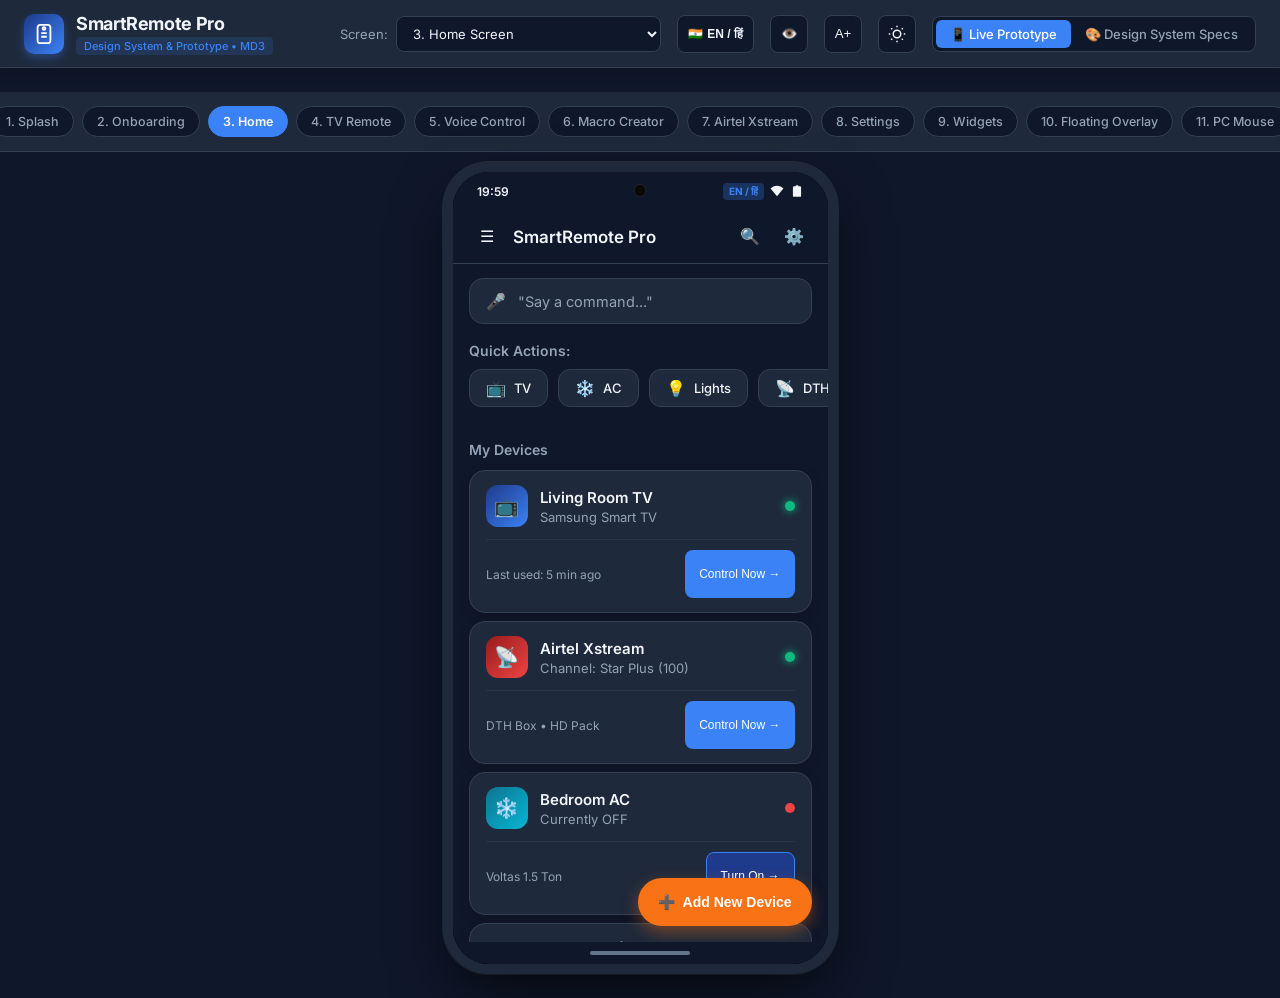
<file: design-system/index.html>
<!DOCTYPE html>
<html lang="en">
<head>
  <meta charset="UTF-8">
  <meta name="viewport" content="width=device-width, initial-scale=1.0">
  <title>SmartRemote Pro - Mobile App Design System & Interactive Prototype</title>
  <link rel="preconnect" href="https://fonts.googleapis.com">
  <link rel="preconnect" href="https://fonts.gstatic.com" crossorigin>
  <link href="https://fonts.googleapis.com/css2?family=Inter:wght@400;500;600;700;800&family=JetBrains+Mono:wght@400;500&display=swap" rel="stylesheet">
  <meta name="theme-color" content="#1E3A8A">
  <meta name="mobile-web-app-capable" content="yes">
  <meta name="apple-mobile-web-app-capable" content="yes">
  <meta name="apple-mobile-web-app-status-bar-style" content="black-translucent">
  <link rel="manifest" href="manifest.json">
  <link rel="stylesheet" href="styles.css?v=4">
</head>
<body class="theme-dark">
  <!-- Navigation Header -->
  <header class="top-nav">
    <div class="logo-area">
      <div class="logo-icon">
        <svg viewBox="0 0 24 24" width="22" height="22" fill="none" stroke="currentColor" stroke-width="2">
          <rect x="5" y="2" width="14" height="20" rx="3" />
          <circle cx="12" cy="6" r="1.5" />
          <path d="M9 11h6M9 15h6M12 18h.01" />
        </svg>
      </div>
      <div>
        <h1 class="logo-title">SmartRemote Pro</h1>
        <span class="logo-badge">Design System &amp; Prototype • MD3</span>
      </div>
    </div>

    <div class="nav-controls">
      <!-- Screen Dropdown Selector -->
      <div class="control-group">
        <label for="screen-select">Screen:</label>
        <select id="screen-select" class="nav-select">
          <option value="splash">1. Splash Screen</option>
          <option value="onboarding">2. Onboarding (3 Screens)</option>
          <option value="home" selected>3. Home Screen</option>
          <option value="remote">4. Remote Control Screen</option>
          <option value="voice">5. Voice Control (Hindi/Eng)</option>
          <option value="macro">6. Macro Creator</option>
          <option value="airtel">7. Airtel Xstream Remote</option>
          <option value="settings">8. Settings Screen</option>
          <option value="widgets">9. Widget Designs (2x2, 4x2, 4x4)</option>
          <option value="floating">10. Floating Widget Overlay</option>
          <option value="pcmouse">11. PC Wireless Mouse &amp; Touchpad</option>
        </select>
      </div>

      <!-- Bilingual Toggle (Hindi / English) -->
      <button id="lang-toggle-btn" class="icon-button" style="width: auto; padding: 0 10px; font-size: 12px; font-weight: 600; gap: 4px;" onclick="toggleLanguage()" title="Toggle Hindi / English">
        <span>🇮🇳</span> EN / हिं
      </button>

      <!-- Accessibility: High Contrast Toggle -->
      <button id="contrast-toggle-btn" class="icon-button" onclick="toggleHighContrast()" title="Toggle High Contrast Mode (WCAG AAA)">
        👁️
      </button>

      <!-- Accessibility: Large Text Mode -->
      <button id="large-text-btn" class="icon-button" onclick="toggleLargeText()" title="Toggle Large Text Mode (Elder Mode)">
        A+
      </button>

      <!-- Theme Switcher -->
      <button id="theme-toggle-btn" class="icon-button" title="Toggle Light/Dark Theme">
        <svg id="theme-icon" viewBox="0 0 24 24" width="18" height="18" fill="none" stroke="currentColor" stroke-width="2">
          <circle cx="12" cy="12" r="5" />
          <path d="M12 1v2M12 21v2M4.22 4.22l1.42 1.42M18.36 18.36l1.42 1.42M1 12h2M21 12h2M4.22 19.78l1.42-1.42M18.36 5.64l1.42-1.42" />
        </svg>
      </button>

      <!-- View Tabs: Prototype vs Design Tokens -->
      <div class="view-switch">
        <button id="tab-prototype" class="tab-btn active">📱 Live Prototype</button>
        <button id="tab-tokens" class="tab-btn">🎨 Design System Specs</button>
      </div>
    </div>
  </header>

  <!-- Main Workspace -->
  <main class="main-content">

    <!-- PROTOTYPE VIEW CONTAINER -->
    <div id="prototype-view" class="view-container active">
      <div class="prototype-wrapper">

        <!-- Screen Navigation Quick Ribbon -->
        <div class="screen-ribbon">
          <button class="ribbon-btn" data-screen="splash">1. Splash</button>
          <button class="ribbon-btn" data-screen="onboarding">2. Onboarding</button>
          <button class="ribbon-btn active" data-screen="home">3. Home</button>
          <button class="ribbon-btn" data-screen="remote">4. TV Remote</button>
          <button class="ribbon-btn" data-screen="voice">5. Voice Control</button>
          <button class="ribbon-btn" data-screen="macro">6. Macro Creator</button>
          <button class="ribbon-btn" data-screen="airtel">7. Airtel Xstream</button>
          <button class="ribbon-btn" data-screen="settings">8. Settings</button>
          <button class="ribbon-btn" data-screen="widgets">9. Widgets</button>
          <button class="ribbon-btn" data-screen="floating">10. Floating Overlay</button>
          <button class="ribbon-btn" data-screen="pcmouse">11. PC Mouse</button>
        </div>

        <!-- Android Device Phone Shell -->
        <div class="device-phone">
          <!-- Physical Bezel & Details -->
          <div class="phone-speaker"></div>
          <div class="phone-camera"></div>

          <!-- Status Bar -->
          <div class="phone-status-bar">
            <span class="status-time" id="status-clock">21:55</span>
            <div class="status-icons">
              <span class="status-badge-lang" onclick="toggleLanguage()" title="Click to toggle Hindi / English">EN / हिं</span>
              <svg viewBox="0 0 24 24" width="14" height="14" fill="currentColor">
                <path d="M12 3C7.5 3 3.7 4.9 1 7.9l11 13.1 11-13.1C20.3 4.9 16.5 3 12 3z"/>
              </svg>
              <svg viewBox="0 0 24 24" width="14" height="14" fill="currentColor">
                <path d="M17 4h-3V2h-4v2H7a2 2 0 00-2 2v14a2 2 0 002 2h10a2 2 0 002-2V6a2 2 0 00-2-2z"/>
              </svg>
            </div>
          </div>

          <!-- SCREEN FRAME CONTAINER -->
          <div class="screen-viewport" id="screen-viewport">

            <!-- 1. SPLASH SCREEN -->
            <div id="screen-splash" class="app-screen">
              <div class="splash-body">
                <div class="splash-logo-pulse">
                  <div class="splash-logo-inner">
                    <svg viewBox="0 0 24 24" width="56" height="56" fill="none" stroke="#3B82F6" stroke-width="2">
                      <rect x="5" y="2" width="14" height="20" rx="3"/>
                      <circle cx="12" cy="6" r="1.5" fill="#3B82F6"/>
                      <path d="M9 11h6M9 15h6M12 18h.01"/>
                    </svg>
                  </div>
                </div>
                <h1 class="splash-title">SmartRemote Pro</h1>
                <p class="splash-tagline">Control Everything, Everywhere</p>
                <div class="splash-loader"></div>
                <span class="splash-version">Version 1.0.0</span>
              </div>
            </div>

            <!-- 2. ONBOARDING SCREEN -->
            <div id="screen-onboarding" class="app-screen">
              <div class="onboarding-header">
                <span></span>
                <button class="skip-btn" onclick="navigateTo('home')">Skip</button>
              </div>
              <div class="onboarding-slider" id="onboarding-slider">
                <!-- Slide 1 -->
                <div class="onboarding-slide active" data-slide="0">
                  <div class="illustration-box">
                    <img src="assets/onboarding_remote.jpg" alt="Universal Remote" class="onboard-img">
                  </div>
                  <h2 class="slide-title">Your Universal Remote</h2>
                  <p class="slide-subtext">Control all devices from one app with 500+ pre-loaded IR brands and WiFi Smart TVs.</p>
                </div>
                <!-- Slide 2 -->
                <div class="onboarding-slide" data-slide="1">
                  <div class="illustration-box">
                    <img src="assets/onboarding_voice.jpg" alt="Voice Control" class="onboard-img">
                  </div>
                  <h2 class="slide-title">Voice Control in Hindi &amp; English</h2>
                  <p class="slide-subtext">Just say "TV chalu karo", "Volume badao", or "Open YouTube" without needing an AI assistant.</p>
                </div>
                <!-- Slide 3 -->
                <div class="onboarding-slide" data-slide="2">
                  <div class="illustration-box">
                    <img src="assets/onboarding_automation.jpg" alt="Smart Automation" class="onboard-img">
                  </div>
                  <h2 class="slide-title">Smart Automation</h2>
                  <p class="slide-subtext">Create one-tap shortcuts for everything: Movie Night, Gaming, and scheduled routines.</p>
                </div>
              </div>
              <!-- Dots & Controls -->
              <div class="onboarding-footer">
                <div class="dots-row">
                  <span class="dot active" onclick="goToSlide(0)"></span>
                  <span class="dot" onclick="goToSlide(1)"></span>
                  <span class="dot" onclick="goToSlide(2)"></span>
                </div>
                <div class="onboard-buttons">
                  <button id="onboard-back" class="btn-secondary" style="display:none;" onclick="prevSlide()">Back</button>
                  <button id="onboard-next" class="btn-primary" onclick="nextSlide()">Next</button>
                </div>
              </div>
            </div>

            <!-- 3. HOME SCREEN -->
            <div id="screen-home" class="app-screen active">
              <!-- Top Bar -->
              <div class="app-top-bar">
                <div class="bar-left">
                  <button class="icon-touch">☰</button>
                  <span class="bar-title">SmartRemote Pro</span>
                </div>
                <div class="bar-right">
                  <button class="icon-touch" onclick="navigateTo('voice')">🔍</button>
                  <button class="icon-touch" onclick="navigateTo('settings')">⚙️</button>
                </div>
              </div>

              <div class="screen-scrollable">
                <!-- Voice Search Bar -->
                <div class="voice-search-bar" onclick="navigateTo('voice')">
                  <span class="mic-icon">🎤</span>
                  <span class="search-placeholder">"Say a command..."</span>
                </div>

                <!-- Quick Actions Horizontal Scroll -->
                <div class="section-title">Quick Actions:</div>
                <div class="quick-actions-scroll">
                  <div class="quick-chip" onclick="navigateTo('remote')">
                    <span class="chip-icon">📺</span>
                    <span class="chip-label">TV</span>
                  </div>
                  <div class="quick-chip">
                    <span class="chip-icon">❄️</span>
                    <span class="chip-label">AC</span>
                  </div>
                  <div class="quick-chip">
                    <span class="chip-icon">💡</span>
                    <span class="chip-label">Lights</span>
                  </div>
                  <div class="quick-chip" onclick="navigateTo('airtel')">
                    <span class="chip-icon">📡</span>
                    <span class="chip-label">DTH</span>
                  </div>
                  <div class="quick-chip">
                    <span class="chip-icon">🔊</span>
                    <span class="chip-label">Soundbar</span>
                  </div>
                  <div class="quick-chip" onclick="navigateTo('pcmouse')">
                    <span class="chip-icon">💻</span>
                    <span class="chip-label">PC Mouse</span>
                  </div>
                </div>

                <!-- My Devices Header -->
                <div class="section-title" style="margin-top: 18px;">My Devices</div>

                <!-- Device Card 1 -->
                <div class="device-card" onclick="navigateTo('remote')">
                  <div class="card-top">
                    <div class="device-info-left">
                      <div class="device-icon-box gradient-blue">📺</div>
                      <div>
                        <div class="device-name">Living Room TV</div>
                        <div class="device-desc">Samsung Smart TV</div>
                      </div>
                    </div>
                    <span class="status-dot online" title="Online"></span>
                  </div>
                  <div class="card-bottom">
                    <span class="last-used">Last used: 5 min ago</span>
                    <button class="card-action-btn">Control Now →</button>
                  </div>
                </div>

                <!-- Device Card 2 -->
                <div class="device-card" onclick="navigateTo('airtel')">
                  <div class="card-top">
                    <div class="device-info-left">
                      <div class="device-icon-box gradient-red">📡</div>
                      <div>
                        <div class="device-name">Airtel Xstream</div>
                        <div class="device-desc">Channel: Star Plus (100)</div>
                      </div>
                    </div>
                    <span class="status-dot online" title="Online"></span>
                  </div>
                  <div class="card-bottom">
                    <span class="last-used">DTH Box • HD Pack</span>
                    <button class="card-action-btn">Control Now →</button>
                  </div>
                </div>

                <!-- Device Card 3 -->
                <div class="device-card">
                  <div class="card-top">
                    <div class="device-info-left">
                      <div class="device-icon-box gradient-cyan">❄️</div>
                      <div>
                        <div class="device-name">Bedroom AC</div>
                        <div class="device-desc">Currently OFF</div>
                      </div>
                    </div>
                    <span class="status-dot offline" title="Offline"></span>
                  </div>
                  <div class="card-bottom">
                    <span class="last-used">Voltas 1.5 Ton</span>
                    <button class="card-action-btn btn-turn-on" onclick="toggleAcState(event, this)">Turn On →</button>
                  </div>
                </div>

                <!-- Device Card 4: Laptop / PC -->
                <div class="device-card" onclick="navigateTo('pcmouse')">
                  <div class="card-top">
                    <div class="device-info-left">
                      <div class="device-icon-box gradient-blue">💻</div>
                      <div>
                        <div class="device-name">My Laptop / PC</div>
                        <div class="device-desc">Windows 11 • Wireless Mouse &amp; Touchpad</div>
                      </div>
                    </div>
                    <span class="status-dot online" title="Connected"></span>
                  </div>
                  <div class="card-bottom">
                    <span class="last-used">Bluetooth &amp; WiFi Ready</span>
                    <button class="card-action-btn">Use Mouse →</button>
                  </div>
                </div>

                <div style="height: 70px;"></div>
              </div>

              <!-- Floating Add Device Button -->
              <button class="fab-add" onclick="alert('Device Discovery scanner launched over WiFi & IR')">
                <span>➕</span> Add New Device
              </button>
            </div>

            <!-- 4. REMOTE CONTROL SCREEN -->
            <div id="screen-remote" class="app-screen">
              <!-- Header -->
              <div class="remote-header">
                <button class="icon-touch" onclick="navigateTo('home')">⬅️</button>
                <div class="remote-title-box">
                  <span class="remote-title">Samsung TV</span>
                  <span class="remote-subtitle">Living Room • WiFi Connected</span>
                </div>
                <div class="remote-header-actions">
                  <button class="icon-touch" onclick="navigateTo('voice')">🎤</button>
                  <button class="icon-touch" onclick="navigateTo('settings')">⋮</button>
                </div>
              </div>

              <div class="screen-scrollable remote-body">
                <!-- Large Power Button -->
                <div class="power-btn-container">
                  <button class="btn-power-large" id="btn-power-tv" onclick="triggerPowerToggle(this)">
                    <svg viewBox="0 0 24 24" width="28" height="28" fill="none" stroke="currentColor" stroke-width="2.5">
                      <path d="M12 2v10M18.4 6.6a9 9 0 11-12.8 0"/>
                    </svg>
                  </button>
                </div>

                <!-- D-Pad Navigation -->
                <div class="dpad-wrapper">
                  <div class="dpad-circle">
                    <button class="dpad-btn dpad-up" onclick="dpadPress('UP')">▲</button>
                    <button class="dpad-btn dpad-left" onclick="dpadPress('LEFT')">◄</button>
                    <button class="dpad-btn dpad-center" onclick="dpadPress('OK')">OK</button>
                    <button class="dpad-btn dpad-right" onclick="dpadPress('RIGHT')">►</button>
                    <button class="dpad-btn dpad-down" onclick="dpadPress('DOWN')">▼</button>
                  </div>
                </div>

                <!-- Media Controls: [◀️◀️] [▶️] [⏸️] [▶️▶️] -->
                <div class="media-controls-row">
                  <button class="media-btn" onclick="haptic('Rewind')">◀️◀️</button>
                  <button class="media-btn" onclick="haptic('Play')">▶️</button>
                  <button class="media-btn" onclick="haptic('Pause')">⏸️</button>
                  <button class="media-btn" onclick="haptic('Forward')">▶️▶️</button>
                </div>

                <!-- Volume Slider: Volume ━━━━━●━━━━ 🔊 75% -->
                <div class="volume-slider-box">
                  <div class="volume-header">
                    <span>Volume:</span>
                    <span id="volume-display">🔊 75%</span>
                  </div>
                  <input type="range" id="vol-slider" min="0" max="100" value="75" class="custom-slider" oninput="updateVolume(this.value)">
                </div>

                <!-- Quick Actions: [🔇 Mute] [⚙️ Source] -->
                <div class="quick-actions-pair">
                  <button class="quick-act-btn" onclick="toggleMute(this)">
                    <span>🔇</span> Mute
                  </button>
                  <button class="quick-act-btn" onclick="haptic('Source Toggled')">
                    <span>⚙️</span> Source
                  </button>
                </div>

                <!-- Numpad Grid -->
                <div class="section-label">Numpad:</div>
                <div class="numpad-grid">
                  <button class="num-key" onclick="pressNum('1')">1</button>
                  <button class="num-key" onclick="pressNum('2')">2</button>
                  <button class="num-key" onclick="pressNum('3')">3</button>
                  <button class="num-key" onclick="pressNum('4')">4</button>
                  <button class="num-key" onclick="pressNum('5')">5</button>
                  <button class="num-key" onclick="pressNum('6')">6</button>
                  <button class="num-key" onclick="pressNum('7')">7</button>
                  <button class="num-key" onclick="pressNum('8')">8</button>
                  <button class="num-key" onclick="pressNum('9')">9</button>
                  <button class="num-key" onclick="pressNum('*')">*</button>
                  <button class="num-key" onclick="pressNum('0')">0</button>
                  <button class="num-key" onclick="pressNum('#')">#</button>
                </div>

                <!-- Apps Shortcuts -->
                <div class="section-label">Apps:</div>
                <div class="apps-grid">
                  <button class="app-chip netflix" onclick="haptic('Netflix Opened')">📺 Netflix</button>
                  <button class="app-chip youtube" onclick="haptic('YouTube Opened')">▶️ YouTube</button>
                  <button class="app-chip hotstar" onclick="haptic('Hotstar Opened')">⭐ Hotstar</button>
                  <button class="app-chip prime" onclick="haptic('Prime Video Opened')">🎬 Prime</button>
                </div>

                <div class="divider-line"></div>

                <!-- Bottom Actions: [💬 Macros] [⏰ Timer] -->
                <div class="bottom-actions-row">
                  <button class="btn-pill" onclick="navigateTo('macro')">💬 Macros</button>
                  <button class="btn-pill" onclick="alert('Sleep Timer set: 30 minutes')">⏰ Timer</button>
                </div>

                <div style="height: 30px;"></div>
              </div>
            </div>

            <!-- 5. VOICE CONTROL SCREEN -->
            <div id="screen-voice" class="app-screen">
              <div class="app-top-bar">
                <div class="bar-left">
                  <button class="icon-touch" onclick="navigateTo('home')">⬅️</button>
                  <span class="bar-title">🎤 Voice Control</span>
                </div>
                <span class="bilingual-tag">हिन्दी + English</span>
              </div>

              <div class="screen-scrollable" style="padding: 16px;">
                <!-- Animated Mic Box -->
                <div class="mic-stage">
                  <div class="mic-wave-circle" id="mic-wave"></div>
                  <div class="mic-pulsing-btn" onclick="toggleVoiceListening()">
                    <span class="mic-emoji">🎙️</span>
                    <span class="mic-state-label" id="mic-state-text">Listening</span>
                  </div>
                </div>

                <!-- Detected Text & Feedback -->
                <div class="speech-output-box">
                  <div class="detected-text" id="detected-speech">"TV chalu karo"</div>
                  <div class="feedback-badge" id="speech-feedback">✅ TV Turned On</div>
                </div>

                <!-- Quick Voice Commands -->
                <div class="voice-card">
                  <div class="voice-card-title">Quick Voice Commands:</div>
                  <div class="command-list">
                    <div class="cmd-item" onclick="simulateVoice('Volume badao', '🔊 Volume increased')">• "Volume badao"</div>
                    <div class="cmd-item" onclick="simulateVoice('Channel 25 lagao', '📺 Changed to Channel 25')">• "Channel 25 lagao"</div>
                    <div class="cmd-item" onclick="simulateVoice('YouTube kholo', '▶️ Opening YouTube')">• "YouTube kholo"</div>
                    <div class="cmd-item" onclick="simulateVoice('Mute karo', '🔇 Muted TV audio')">• "Mute karo"</div>
                  </div>
                </div>

                <!-- My Shortcuts -->
                <div class="voice-card">
                  <div class="voice-card-title">My Shortcuts:</div>
                  <div class="shortcut-item" onclick="simulateVoice('Movie time', '🎬 Movie Mode Activated')">
                    <div class="shortcut-header">🎬 "Movie time"</div>
                    <div class="shortcut-desc">➡️ TV on + Netflix + Vol 30</div>
                  </div>
                  <div class="shortcut-item" onclick="simulateVoice('Cricket mode', '🏏 Cricket Mode Activated')">
                    <div class="shortcut-header">🏏 "Cricket mode"</div>
                    <div class="shortcut-desc">➡️ Sports + Volume max</div>
                  </div>
                  <button class="btn-create-shortcut" onclick="navigateTo('macro')">
                    + Create New Shortcut
                  </button>
                </div>
              </div>
            </div>

            <!-- 6. MACRO CREATOR SCREEN -->
            <div id="screen-macro" class="app-screen">
              <div class="app-top-bar">
                <div class="bar-left">
                  <button class="icon-touch" onclick="navigateTo('home')">⬅️</button>
                  <span class="bar-title">Create Macro</span>
                </div>
              </div>

              <div class="screen-scrollable" style="padding: 16px;">
                <div class="form-label">Macro Name:</div>
                <input type="text" value="Movie Night" class="text-input" id="macro-name-input">

                <div class="form-label" style="margin-top: 18px;">Actions Sequence:</div>

                <!-- Action 1 -->
                <div class="action-card">
                  <div class="action-card-header">
                    <span class="action-num">1.</span>
                    <span class="action-name">📺 Turn on TV</span>
                  </div>
                  <div class="action-device">Device: Living Room TV</div>
                  <div class="action-btn-row">
                    <button class="text-btn">Edit</button>
                    <button class="text-btn danger" onclick="removeAction(this)">Remove</button>
                  </div>
                </div>

                <!-- Action 2 -->
                <div class="action-card">
                  <div class="action-card-header">
                    <span class="action-num">2.</span>
                    <span class="action-name">📱 Open Netflix</span>
                  </div>
                  <div class="action-device">Device: Living Room TV</div>
                  <div class="action-btn-row">
                    <button class="text-btn">Edit</button>
                    <button class="text-btn danger" onclick="removeAction(this)">Remove</button>
                  </div>
                </div>

                <!-- Action 3 -->
                <div class="action-card">
                  <div class="action-card-header">
                    <span class="action-num">3.</span>
                    <span class="action-name">🔊 Set Volume 30%</span>
                  </div>
                  <div class="action-device">Device: Living Room TV</div>
                  <div class="action-btn-row">
                    <button class="text-btn">Edit</button>
                    <button class="text-btn danger" onclick="removeAction(this)">Remove</button>
                  </div>
                </div>

                <!-- Add Action Button -->
                <button class="btn-add-action" onclick="addNewAction()">➕ Add Action</button>

                <!-- Voice Trigger Input -->
                <div class="form-label" style="margin-top: 18px;">Voice Trigger (Optional):</div>
                <div class="input-with-icon">
                  <span class="icon-inline">🎤</span>
                  <input type="text" value="movie chalao" class="text-input">
                </div>

                <!-- Icon Picker -->
                <div class="form-label" style="margin-top: 18px;">Icon:</div>
                <div class="icon-picker-row">
                  <button class="emoji-chip selected" onclick="selectEmoji(this)">🎬</button>
                  <button class="emoji-chip" onclick="selectEmoji(this)">📺</button>
                  <button class="emoji-chip" onclick="selectEmoji(this)">🍿</button>
                  <button class="emoji-chip" onclick="selectEmoji(this)">🎭</button>
                  <button class="emoji-chip" onclick="selectEmoji(this)">🏏</button>
                </div>

                <!-- Cancel / Save Buttons -->
                <div class="macro-submit-row">
                  <button class="btn-cancel" onclick="navigateTo('home')">Cancel</button>
                  <button class="btn-save" onclick="saveMacroNotice()">Save Macro</button>
                </div>

                <div style="height: 30px;"></div>
              </div>
            </div>

            <!-- 7. AIRTEL XSTREAM REMOTE -->
            <div id="screen-airtel" class="app-screen">
              <!-- Header -->
              <div class="remote-header airtel-theme">
                <button class="icon-touch" onclick="navigateTo('home')">⬅️</button>
                <div class="remote-title-box">
                  <span class="remote-title" style="color:#EF4444;">airtel <span style="color:#FFF;">Xstream</span></span>
                  <span class="remote-subtitle">DTH Smart Box • Signal: 98%</span>
                </div>
                <div class="remote-header-actions">
                  <button class="icon-touch" onclick="navigateTo('voice')">🎤</button>
                  <button class="icon-touch" onclick="navigateTo('settings')">⋮</button>
                </div>
              </div>

              <div class="screen-scrollable remote-body">
                <!-- Current Channel Box -->
                <div class="airtel-channel-card">
                  <div class="cur-channel-title">📺 Star Plus (100)</div>
                  <div class="cur-program-title">Yeh Rishta Kya Kehlata Hai</div>
                  <div class="cur-program-time">8:00 PM - 9:00 PM</div>
                  <div class="channel-nav-row">
                    <button class="btn-ch-nav" onclick="haptic('Previous Channel')">⬅️ Prev</button>
                    <button class="btn-ch-nav guide" onclick="haptic('EPG Guide Opened')">Guide</button>
                    <button class="btn-ch-nav" onclick="haptic('Next Channel')">Next ➡️</button>
                  </div>
                </div>

                <!-- Favorites ⭐ -->
                <div class="section-label">Favorites ⭐</div>
                <div class="favorites-chips-row">
                  <div class="fav-chip" onclick="tuneAirtelChannel('100', 'Star Plus', 'Yeh Rishta Kya Kehlata Hai', '8:00 PM - 9:00 PM')">
                    <div class="fav-num">100</div>
                    <div class="fav-name">Star</div>
                  </div>
                  <div class="fav-chip" onclick="tuneAirtelChannel('101', 'Sony TV', 'Kaun Banega Crorepati', '9:00 PM - 10:30 PM')">
                    <div class="fav-num">101</div>
                    <div class="fav-name">Sony</div>
                  </div>
                  <div class="fav-chip" onclick="tuneAirtelChannel('300', 'Ten 1 HD', 'India Tour of England Cricket', '7:00 PM - 11:30 PM')">
                    <div class="fav-num">300</div>
                    <div class="fav-name">Ten1</div>
                  </div>
                  <div class="fav-chip" onclick="tuneAirtelChannel('420', 'Colors HD', 'Bigg Boss 18 Hindi', '9:30 PM - 11:00 PM')">
                    <div class="fav-num">420</div>
                    <div class="fav-name">Colors</div>
                  </div>
                </div>

                <!-- Quick Apps -->
                <div class="section-label">Quick Apps:</div>
                <div class="apps-grid airtel-apps">
                  <button class="app-chip netflix" onclick="haptic('Netflix')">Netflix</button>
                  <button class="app-chip prime" onclick="haptic('Prime')">Prime</button>
                  <button class="app-chip hotstar" onclick="haptic('Hotstar')">Hotstar</button>
                </div>

                <!-- Large Power Button 🔴 -->
                <div class="power-btn-container">
                  <button class="btn-power-large airtel-power" onclick="triggerPowerToggle(this)">
                    POWER 🔴
                  </button>
                </div>

                <!-- DPad Navigation -->
                <div class="dpad-wrapper">
                  <div class="dpad-circle">
                    <button class="dpad-btn dpad-up" onclick="dpadPress('UP')">▲</button>
                    <button class="dpad-btn dpad-left" onclick="dpadPress('LEFT')">◄</button>
                    <button class="dpad-btn dpad-center" onclick="dpadPress('OK')">OK</button>
                    <button class="dpad-btn dpad-right" onclick="dpadPress('RIGHT')">►</button>
                    <button class="dpad-btn dpad-down" onclick="dpadPress('DOWN')">▼</button>
                  </div>
                </div>

                <!-- Indian DTH 4-Color Keys -->
                <div class="color-keys-row">
                  <button class="color-key red" onclick="pressColorKey('red')">RED</button>
                  <button class="color-key green" onclick="pressColorKey('green')">GREEN</button>
                  <button class="color-key yellow" onclick="pressColorKey('yellow')">YELLOW</button>
                  <button class="color-key blue" onclick="pressColorKey('blue')">BLUE</button>
                </div>

                <!-- Media Controls -->
                <div class="media-controls-row">
                  <button class="media-btn" onclick="haptic('Rewind')">◀️◀️</button>
                  <button class="media-btn" onclick="haptic('Play')">▶️</button>
                  <button class="media-btn" onclick="haptic('Pause')">⏸️</button>
                  <button class="media-btn" onclick="haptic('Forward')">▶️▶️</button>
                </div>

                <!-- Channel & Volume Rockers -->
                <div class="quick-actions-pair">
                  <button class="quick-act-btn" onclick="haptic('Channel Up')">
                    <span>📺</span> CH +
                  </button>
                  <button class="quick-act-btn" onclick="haptic('Channel Down')">
                    <span>📺</span> CH -
                  </button>
                </div>

                <!-- Recharge Info Card -->
                <div class="recharge-info-card">
                  <div class="recharge-header">Recharge Info:</div>
                  <div class="recharge-row">
                    <div>
                      <div class="recharge-bal">Balance: ₹250.00</div>
                      <div class="recharge-date">Valid till: 15 Jan 2025</div>
                    </div>
                    <button class="btn-recharge-now" onclick="alert('Redirecting to Airtel Thanks App / Payment gateway...')">Recharge Now</button>
                  </div>
                </div>

                <div style="height: 30px;"></div>
              </div>
            </div>

            <!-- 8. SETTINGS SCREEN -->
            <div id="screen-settings" class="app-screen">
              <div class="app-top-bar">
                <div class="bar-left">
                  <button class="icon-touch" onclick="navigateTo('home')">⬅️</button>
                  <span class="bar-title">Settings</span>
                </div>
              </div>

              <div class="screen-scrollable" style="padding: 16px;">
                <div class="settings-tree">
                  <!-- Devices -->
                  <div class="tree-group">
                    <div class="tree-group-title">Devices</div>
                    <div class="tree-group-box">
                      <div class="tree-item" onclick="navigateTo('home')">├─ My Devices <span class="tree-arrow">›</span></div>
                      <div class="tree-item" onclick="alert('Scan launched')">├─ Add New Device <span class="tree-arrow">›</span></div>
                      <div class="tree-item">└─ Device Discovery <span class="badge-active">Active</span></div>
                    </div>
                  </div>

                  <!-- Voice Control -->
                  <div class="tree-group">
                    <div class="tree-group-title">Voice Control</div>
                    <div class="tree-group-box">
                      <div class="tree-item">├─ Language (Hindi/English) <span class="tree-sub">Bilingual</span></div>
                      <div class="tree-item" onclick="navigateTo('voice')">├─ Voice Shortcuts <span class="tree-arrow">›</span></div>
                      <div class="tree-item">└─ Sensitivity <span class="tree-sub">High</span></div>
                    </div>
                  </div>

                  <!-- Appearance -->
                  <div class="tree-group">
                    <div class="tree-group-title">Appearance</div>
                    <div class="tree-group-box">
                      <div class="tree-item" onclick="toggleAppTheme()">├─ Theme (Dark/Light/Auto) <span class="tree-sub" id="settings-theme-label">Dark</span></div>
                      <div class="tree-item">├─ Remote Layout <span class="tree-sub">Standard</span></div>
                      <div class="tree-item">└─ Button Size <span class="tree-sub">Medium</span></div>
                    </div>
                  </div>

                  <!-- Automation -->
                  <div class="tree-group">
                    <div class="tree-group-title">Automation</div>
                    <div class="tree-group-box">
                      <div class="tree-item" onclick="navigateTo('macro')">├─ Macros <span class="tree-arrow">›</span></div>
                      <div class="tree-item">├─ Schedules <span class="tree-sub">2 active</span></div>
                      <div class="tree-item">└─ Routines <span class="tree-arrow">›</span></div>
                    </div>
                  </div>

                  <!-- Family & Sharing -->
                  <div class="tree-group">
                    <div class="tree-group-title">Family &amp; Sharing</div>
                    <div class="tree-group-box">
                      <div class="tree-item">├─ Family Profiles <span class="tree-sub">Admin / Elder</span></div>
                      <div class="tree-item">├─ Parental Controls <span class="tree-sub">PIN Protected</span></div>
                      <div class="tree-item">└─ Guest Access <span class="tree-sub">Enabled</span></div>
                    </div>
                  </div>

                  <!-- Premium -->
                  <div class="tree-group">
                    <div class="tree-group-title premium-label">Premium</div>
                    <div class="tree-group-box">
                      <div class="tree-item" style="color:#F97316; font-weight:600;">├─ Upgrade to Pro <span class="badge-pro">₹49/mo</span></div>
                      <div class="tree-item">├─ Manage Subscription <span class="tree-arrow">›</span></div>
                      <div class="tree-item">└─ Restore Purchase <span class="tree-arrow">›</span></div>
                    </div>
                  </div>

                  <!-- About -->
                  <div class="tree-group">
                    <div class="tree-group-title">About</div>
                    <div class="tree-group-box">
                      <div class="tree-item">├─ Help &amp; Support <span class="tree-arrow">›</span></div>
                      <div class="tree-item">├─ Privacy Policy <span class="tree-arrow">›</span></div>
                      <div class="tree-item">└─ Version 1.0.0 <span class="tree-sub">Up to date</span></div>
                    </div>
                  </div>
                </div>
                <div style="height: 30px;"></div>
              </div>
            </div>

            <!-- 9. WIDGET DESIGNS (Small 2x2, Medium 4x2, Large 4x4) -->
            <div id="screen-widgets" class="app-screen">
              <div class="app-top-bar">
                <div class="bar-left">
                  <button class="icon-touch" onclick="navigateTo('home')">⬅️</button>
                  <span class="bar-title">Android Widgets</span>
                </div>
              </div>

              <div class="screen-scrollable" style="padding: 16px;">
                <!-- Small Widget (2x2) -->
                <div class="widget-section-title">Small Widget (2x2)</div>
                <div class="widget-preview-small">
                  <div class="widget-small-header">
                    <span>📺 TV</span>
                    <button class="btn-mini-power" onclick="haptic('Widget Power')">⚫</button>
                  </div>
                  <div class="widget-vol-pair">
                    <button class="btn-mini" onclick="haptic('Widget Vol-')">Vol -</button>
                    <button class="btn-mini" onclick="haptic('Widget Vol+')">Vol +</button>
                  </div>
                </div>

                <!-- Medium Widget (4x2) -->
                <div class="widget-section-title" style="margin-top: 24px;">Medium Widget (4x2)</div>
                <div class="widget-preview-medium">
                  <div class="widget-med-top">
                    <span>📺 Living Room TV</span>
                    <span class="status-dot online"></span>
                  </div>
                  <div class="widget-med-controls">
                    <button class="widget-btn-ctrl red" onclick="haptic('Power')">⚫</button>
                    <button class="widget-btn-ctrl" onclick="haptic('Mute')">🔇</button>
                    <button class="widget-btn-ctrl" onclick="haptic('Up')">▲</button>
                    <button class="widget-btn-ctrl" onclick="haptic('Down')">▼</button>
                    <button class="widget-btn-ctrl" onclick="haptic('Ch+')">CH ±</button>
                  </div>
                </div>

                <!-- Large Widget (4x4) -->
                <div class="widget-section-title" style="margin-top: 24px;">Large Widget (4x4)</div>
                <div class="widget-preview-large">
                  <div class="widget-med-top">
                    <span>📺 Samsung TV</span>
                    <span class="status-dot online"></span>
                  </div>

                  <div style="text-align: center; margin: 12px 0;">
                    <button class="btn-widget-power-lg" onclick="haptic('Large Power')">⚫ POWER</button>
                  </div>

                  <div class="widget-dpad-box">
                    <button class="w-dpad-btn" onclick="haptic('Up')">▲</button>
                    <div class="w-dpad-mid">
                      <button class="w-dpad-btn" onclick="haptic('Left')">◄</button>
                      <button class="w-dpad-btn center" onclick="haptic('OK')">⬤</button>
                      <button class="w-dpad-btn" onclick="haptic('Right')">►</button>
                    </div>
                    <button class="w-dpad-btn" onclick="haptic('Down')">▼</button>
                  </div>

                  <div class="widget-large-bottom">
                    <button class="w-icon-btn" onclick="haptic('Mute')">🔇</button>
                    <div class="w-slider-fake">Vol ━●━</div>
                    <button class="w-icon-btn" onclick="haptic('Channel')">CH ±</button>
                  </div>
                </div>

                <div style="height: 30px;"></div>
              </div>
            </div>

            <!-- 10. FLOATING WIDGET (Overlay) -->
            <div id="screen-floating" class="app-screen">
              <div class="app-top-bar">
                <div class="bar-left">
                  <button class="icon-touch" onclick="navigateTo('home')">⬅️</button>
                  <span class="bar-title">Floating Widget Overlay</span>
                </div>
              </div>

              <div class="floating-sim-canvas" id="floating-canvas">
                <p class="overlay-hint">
                  The floating bubble stays draggable on top of Netflix, Prime, or any active app.<br>
                  <strong>Tap the floating bubble below to expand quick controls:</strong>
                </p>

                <!-- Floating Draggable Bubble Simulator -->
                <div class="floating-bubble-pill" id="floating-bubble" onclick="toggleFloatingExpanded()">
                  <span>📺</span>
                </div>

                <!-- Expanded Quick Control Card -->
                <div class="floating-expanded-card" id="floating-expanded-card">
                  <div class="floating-card-header">
                    <span>Quick Control</span>
                    <button class="close-x" onclick="toggleFloatingExpanded(event)">✕</button>
                  </div>
                  <div class="floating-btn-row">
                    <button class="f-btn red" onclick="haptic('Floating Power')">⚫ Power</button>
                    <button class="f-btn" onclick="haptic('Floating Mute')">🔇 Mute</button>
                  </div>
                  <div class="floating-btn-row">
                    <button class="f-btn" onclick="haptic('Floating Vol+')">▲ Vol +</button>
                    <button class="f-btn" onclick="haptic('Floating Vol-')">▼ Vol -</button>
                  </div>
                  <button class="f-btn-more" onclick="navigateTo('remote')">More...</button>
                </div>
              </div>
            </div>

            <!-- 11. PC / LAPTOP WIRELESS MOUSE & TOUCHPAD -->
            <div id="screen-pcmouse" class="app-screen">
              <!-- Top Bar -->
              <div class="remote-header">
                <button class="icon-touch" onclick="navigateTo('home')">⬅️</button>
                <div class="remote-title-box">
                  <span class="remote-title">💻 Laptop / PC Mouse</span>
                  <span class="remote-subtitle">WiFi: 192.168.1.10 (3ms) • BT HID Ready</span>
                </div>
                <div class="remote-header-actions">
                  <button class="icon-touch" onclick="togglePcConnection()" id="btn-pc-conn" title="Toggle WiFi / BT Connection">📶</button>
                  <button class="icon-touch" onclick="alert('Sensitivity: High (1.5x) | Natural Scrolling: ON | Acceleration: ON')">⚙️</button>
                </div>
              </div>

              <!-- Mode Selector Tabs: [👆 Finger Move] [📱 Mobile Move] [📊 PPT Clicker] -->
              <div class="pcmouse-mode-bar">
                <button class="pcmouse-tab active" id="tab-mode-touchpad" onclick="switchPcMode('touchpad')">
                  <span class="pcmouse-tab-main">👆 Finger Move</span>
                  <span class="pcmouse-tab-sub">उँगली से चलाएं</span>
                </button>
                <button class="pcmouse-tab" id="tab-mode-air" onclick="switchPcMode('air')">
                  <span class="pcmouse-tab-main">📱 Mobile Move</span>
                  <span class="pcmouse-tab-sub">हवा में हिलाएं</span>
                </button>
                <button class="pcmouse-tab" id="tab-mode-ppt" onclick="switchPcMode('ppt')">
                  <span class="pcmouse-tab-main">📊 PPT Clicker</span>
                  <span class="pcmouse-tab-sub">स्लाइड्स</span>
                </button>
              </div>

              <div class="screen-scrollable pcmouse-scroll-body">

                <!-- VIEW 1: TOUCHPAD MODE -->
                <div id="view-touchpad-content" class="pcmouse-view-content active">
                  <!-- Mini Screen Preview with live cursor dot -->
                  <div class="cursor-monitor-preview">
                    <div class="monitor-top-bar">
                      <span class="monitor-dot red"></span>
                      <span class="monitor-dot yellow"></span>
                      <span class="monitor-dot green"></span>
                      <span class="monitor-label">Laptop Display (1920x1080)</span>
                      <span class="monitor-coords" id="cursor-coords">X: 960, Y: 540</span>
                    </div>
                    <div class="monitor-screen" id="monitor-screen">
                      <div class="virtual-cursor-dot" id="virtual-cursor"></div>
                      <div class="monitor-hint">Touch below to move cursor</div>
                    </div>
                  </div>

                  <!-- Touchpad Surface with Integrated Scroll Strip -->
                  <div class="touchpad-container">
                    <div class="touchpad-surface" id="touchpad-surface">
                      <div class="touchpad-crosshairs"></div>
                      <div class="touchpad-hint">
                        <span>☝️ 1-Finger: Move / Tap: Left Click</span><br>
                        <span>✌️ 2-Finger Tap: Right Click</span>
                      </div>
                      <div class="touch-ripple" id="touch-ripple"></div>
                    </div>
                    <!-- Vertical Scroll Strip -->
                    <div class="touchpad-scroll-strip" id="touchpad-scroll-strip" title="Drag to Scroll Up/Down">
                      <span class="scroll-arrow">▲</span>
                      <span class="scroll-label">SCROLL</span>
                      <span class="scroll-arrow">▼</span>
                    </div>
                  </div>

                  <!-- Mouse Clicks Row -->
                  <div class="mouse-clicks-row">
                    <button class="btn-mouse-click left" id="btn-left-click" onclick="simulatePcClick('left')">
                      <span>🖱️ Left Click</span>
                    </button>
                    <button class="btn-mouse-click middle" id="btn-mid-click" onclick="simulatePcClick('middle')">
                      <span>⚙️ Mid</span>
                    </button>
                    <button class="btn-mouse-click right" id="btn-right-click" onclick="simulatePcClick('right')">
                      <span>🖱️ Right Click</span>
                    </button>
                  </div>

                  <!-- Quick Windows/Mac Shortcuts Bar -->
                  <div class="pc-shortcuts-bar">
                    <button class="pc-key-btn" onclick="simulatePcKey('win')">⊞ Win</button>
                    <button class="pc-key-btn" onclick="simulatePcKey('alt_tab')">Alt+Tab</button>
                    <button class="pc-key-btn" onclick="simulatePcKey('ctrl_c')">Ctrl+C</button>
                    <button class="pc-key-btn" onclick="simulatePcKey('ctrl_v')">Ctrl+V</button>
                    <button class="pc-key-btn" onclick="simulatePcKey('esc')">Esc</button>
                    <button class="pc-key-btn" onclick="simulatePcKey('enter')">↵ Enter</button>
                  </div>

                  <!-- Direct Keyboard Input Bar -->
                  <div class="pc-keyboard-bar">
                    <span class="kb-icon">⌨️</span>
                    <input type="text" id="pc-kb-input" class="pc-text-input" placeholder="Type here to send keys to laptop..." onkeydown="handlePcKeyInput(event)">
                    <button class="btn-send-keys" onclick="sendTypedKeys()">Send</button>
                  </div>
                </div>

                <!-- VIEW 2: AIR MOUSE MODE -->
                <div id="view-air-content" class="pcmouse-view-content">
                  <div class="air-mouse-stage">
                    <div class="gyro-ring-outer"></div>
                    <div class="gyro-ring-inner"></div>
                    <div class="gyro-center-dot">🎯</div>
                    <p class="gyro-status-text">Wave phone in the air to move laptop cursor using Gyroscope</p>
                    <button class="btn-recalibrate" onclick="haptic('Air Mouse Gyroscope Calibrated')">🧭 Center / Calibrate</button>
                  </div>
                  <div class="mouse-clicks-row" style="margin-top: 20px;">
                    <button class="btn-mouse-click left" onclick="simulatePcClick('left')">
                      <span>🖱️ Left Click</span>
                    </button>
                    <button class="btn-mouse-click right" onclick="simulatePcClick('right')">
                      <span>🖱️ Right Click</span>
                    </button>
                  </div>
                </div>

                <!-- VIEW 3: PRESENTATION (PPT) CLICKER MODE -->
                <div id="view-ppt-content" class="pcmouse-view-content">
                  <div class="ppt-header-info">
                    <div class="ppt-title">PowerPoint &amp; Google Slides</div>
                    <div class="ppt-timer" id="ppt-timer-display">⏱️ Slide Time: 02:45</div>
                  </div>

                  <div class="ppt-large-controls">
                    <button class="btn-ppt-large prev" onclick="simulatePptNav('prev')">
                      <span class="ppt-arrow">◀</span>
                      <span class="ppt-label">PREV SLIDE</span>
                    </button>
                    <button class="btn-ppt-large next" onclick="simulatePptNav('next')">
                      <span class="ppt-arrow">▶</span>
                      <span class="ppt-label">NEXT SLIDE</span>
                    </button>
                  </div>

                  <div class="ppt-actions-grid">
                    <button class="ppt-action-btn" onclick="simulatePptNav('f5')">
                      <span>▶️</span> Start F5
                    </button>
                    <button class="ppt-action-btn" onclick="simulatePptNav('black')">
                      <span>⬛</span> Black (B)
                    </button>
                    <button class="ppt-action-btn" onclick="simulatePptNav('laser')">
                      <span>🔴</span> Laser Pointer
                    </button>
                    <button class="ppt-action-btn" onclick="simulatePptNav('esc')">
                      <span>⏹️</span> Exit (Esc)
                    </button>
                  </div>
                </div>

                <div style="height: 30px;"></div>
              </div>
            </div>

          </div>

          <!-- Phone Gesture Navigation Pill -->
          <div class="phone-nav-bar">
            <div class="gesture-pill" onclick="navigateTo('home')"></div>
          </div>
        </div>

        <!-- Interactive Toast Feedback Banner -->
        <div id="toast-banner" class="toast-banner">Command dispatched</div>
      </div>
    </div>

    <!-- DESIGN TOKENS & SYSTEM DOCUMENTATION VIEW -->
    <div id="tokens-view" class="view-container">
      <div class="tokens-layout">

        <!-- Sidebar nav for design specs -->
        <aside class="tokens-sidebar">
          <a href="#spec-export-banner" class="token-nav-link active">⚡ Export &amp; Handoff</a>
          <a href="#spec-colors" class="token-nav-link">1. Color Palette Swatches</a>
          <a href="#spec-typography" class="token-nav-link">2. Typography Scale (Inter)</a>
          <a href="#spec-grid" class="token-nav-link">3. 4dp Grid &amp; Elevations</a>
          <a href="#spec-animations" class="token-nav-link">4. Animation Specifications</a>
          <a href="#spec-icons" class="token-nav-link">5. Icon Set (SVG &amp; PNG)</a>
          <a href="#spec-components" class="token-nav-link">6. Component Library</a>
          <a href="#spec-accessibility" class="token-nav-link">7. Accessibility &amp; Standards</a>
          <a href="#spec-compose" class="token-nav-link">8. Jetpack Compose (MD3)</a>
        </aside>

        <section class="tokens-content">

          <!-- Hero Export Banner -->
          <div id="spec-export-banner" class="export-hero-banner">
            <div class="export-hero-info">
              <h3>SmartRemote Pro • Design System &amp; Developer Handoff</h3>
              <p>Platform: Android Material 3 • Target: Indian Users (Hindi + English) • 4dp Grid • WCAG AAA</p>
            </div>
            <div class="export-btn-group">
              <button class="btn-export-action" onclick="exportFigmaTokens()">
                <svg viewBox="0 0 24 24" width="16" height="16" fill="currentColor"><path d="M8 2h4a4 4 0 010 8H8V2zm0 8h4a4 4 0 010 8H8v-8zm-4 4a4 4 0 014-4v8a4 4 0 01-4-4zm0-8a4 4 0 014-4v8a4 4 0 01-4-4z"/></svg>
                Export Figma Tokens (JSON)
              </button>
              <button class="btn-export-action secondary" onclick="navigateTo('home'); document.getElementById('tab-prototype').click();">
                📱 Switch to Live Prototype
              </button>
            </div>
          </div>

          <!-- 1. Color Scheme Spec -->
          <div id="spec-colors" class="spec-section">
            <h2 class="spec-title">1. Color Scheme Swatches &amp; Tokens</h2>
            <p class="spec-desc">Curated Material 3 palette for SmartRemote Pro with high contrast ratios, tactile remote states, and WCAG AAA compliance.</p>

            <h3 class="spec-subtitle">Primary Colors</h3>
            <div class="swatches-grid">
              <div class="swatch-card" onclick="copyToken('#1E3A8A')">
                <div class="swatch-preview" style="background:#1E3A8A;"></div>
                <div class="swatch-name">Deep Blue</div>
                <div class="swatch-hex">#1E3A8A</div>
                <div class="swatch-role">Trust, technology branding</div>
              </div>
              <div class="swatch-card" onclick="copyToken('#3B82F6')">
                <div class="swatch-preview" style="background:#3B82F6;"></div>
                <div class="swatch-name">Electric Blue</div>
                <div class="swatch-hex">#3B82F6</div>
                <div class="swatch-role">Interactive buttons, sliders, active D-pad</div>
              </div>
              <div class="swatch-card" onclick="copyToken('#F97316')">
                <div class="swatch-preview" style="background:#F97316;"></div>
                <div class="swatch-name">Accent Orange</div>
                <div class="swatch-hex">#F97316</div>
                <div class="swatch-role">Important CTAs, Pro subscription badges</div>
              </div>
            </div>

            <h3 class="spec-subtitle" style="margin-top:24px;">Neutral Colors</h3>
            <div class="swatches-grid">
              <div class="swatch-card" onclick="copyToken('#0F172A')">
                <div class="swatch-preview" style="background:#0F172A; border:1px solid #334155;"></div>
                <div class="swatch-name">Background Dark</div>
                <div class="swatch-hex">#0F172A</div>
                <div class="swatch-role">Main dark OLED background</div>
              </div>
              <div class="swatch-card" onclick="copyToken('#F8FAFC')">
                <div class="swatch-preview" style="background:#F8FAFC; border:1px solid #CBD5E1; color:#0F172A;"></div>
                <div class="swatch-name">Background Light</div>
                <div class="swatch-hex">#F8FAFC</div>
                <div class="swatch-role">Light theme background</div>
              </div>
              <div class="swatch-card" onclick="copyToken('#1E293B')">
                <div class="swatch-preview" style="background:#1E293B; border:1px solid #334155;"></div>
                <div class="swatch-name">Surface Dark</div>
                <div class="swatch-hex">#1E293B</div>
                <div class="swatch-role">Cards, remote body, container surface</div>
              </div>
              <div class="swatch-card" onclick="copyToken('#FFFFFF')">
                <div class="swatch-preview" style="background:#FFFFFF; border:1px solid #CBD5E1; color:#0F172A;"></div>
                <div class="swatch-name">Surface Light</div>
                <div class="swatch-hex">#FFFFFF</div>
                <div class="swatch-role">Light theme surface containers</div>
              </div>
              <div class="swatch-card" onclick="copyToken('#F1F5F9')">
                <div class="swatch-preview" style="background:#F1F5F9; color:#0F172A;"></div>
                <div class="swatch-name">Text Primary (Dark)</div>
                <div class="swatch-hex">#F1F5F9</div>
                <div class="swatch-role">High emphasis text (15.3:1 contrast)</div>
              </div>
              <div class="swatch-card" onclick="copyToken('#0F172A')">
                <div class="swatch-preview" style="background:#0F172A; color:#FFFFFF;"></div>
                <div class="swatch-name">Text Primary (Light)</div>
                <div class="swatch-hex">#0F172A</div>
                <div class="swatch-role">High emphasis light mode text</div>
              </div>
              <div class="swatch-card" onclick="copyToken('#94A3B8')">
                <div class="swatch-preview" style="background:#94A3B8;"></div>
                <div class="swatch-name">Text Secondary</div>
                <div class="swatch-hex">#94A3B8</div>
                <div class="swatch-role">Captions, metadata, placeholders</div>
              </div>
            </div>

            <h3 class="spec-subtitle" style="margin-top:24px;">Semantic Colors</h3>
            <div class="swatches-grid">
              <div class="swatch-card" onclick="copyToken('#10B981')">
                <div class="swatch-preview" style="background:#10B981;"></div>
                <div class="swatch-name">Success Green</div>
                <div class="swatch-hex">#10B981</div>
                <div class="swatch-role">Online status dot, voice confirmations</div>
              </div>
              <div class="swatch-card" onclick="copyToken('#EF4444')">
                <div class="swatch-preview" style="background:#EF4444;"></div>
                <div class="swatch-name">Error Red</div>
                <div class="swatch-hex">#EF4444</div>
                <div class="swatch-role">Hardware Power buttons, offline status</div>
              </div>
              <div class="swatch-card" onclick="copyToken('#F59E0B')">
                <div class="swatch-preview" style="background:#F59E0B;"></div>
                <div class="swatch-name">Warning Yellow</div>
                <div class="swatch-hex">#F59E0B</div>
                <div class="swatch-role">Voice speech highlight, warning badges</div>
              </div>
              <div class="swatch-card" onclick="copyToken('#06B6D4')">
                <div class="swatch-preview" style="background:#06B6D4;"></div>
                <div class="swatch-name">Info Blue</div>
                <div class="swatch-hex">#06B6D4</div>
                <div class="swatch-role">AC cooling status, device info chips</div>
              </div>
            </div>
          </div>

          <!-- 2. Typography Spec -->
          <div id="spec-typography" class="spec-section">
            <h2 class="spec-title">2. Typography Scale (Inter Google Font)</h2>
            <p class="spec-desc">Primary Font: <strong>Inter</strong> with 600 Headings, 500 Buttons, and 400 Body weights. Optimized for English &amp; Devanagari Hindi.</p>

            <div class="type-spec-table">
              <div class="type-spec-row">
                <span class="type-tag">H1 • 28sp • 600 Weight • 36sp Line-Height</span>
                <span style="font-size:28px; font-weight:600;">Control Everything, Everywhere</span>
                <span style="font-size:24px; font-weight:600; color:var(--text-secondary);">सब कुछ, कहीं से भी नियंत्रित करें</span>
              </div>
              <div class="type-spec-row">
                <span class="type-tag">H2 • 24sp • 600 Weight • 32sp Line-Height</span>
                <span style="font-size:24px; font-weight:600;">Voice Control in Hindi &amp; English</span>
                <span style="font-size:22px; font-weight:600; color:var(--text-secondary);">हिन्दी और अंग्रेजी में वॉयस कंट्रोल</span>
              </div>
              <div class="type-spec-row">
                <span class="type-tag">H3 • 20sp • 600 Weight • 28sp Line-Height</span>
                <span style="font-size:20px; font-weight:600;">Living Room Samsung Smart TV</span>
              </div>
              <div class="type-spec-row">
                <span class="type-tag">Body • 16sp • 400 Weight • 24sp Line-Height</span>
                <span style="font-size:16px; font-weight:400; color:#CBD5E1;">Control all smart TVs, ACs, and set-top boxes with zero cloud latency. Just say "TV chalu karo".</span>
              </div>
              <div class="type-spec-row">
                <span class="type-tag">Caption • 14sp • 400 Weight • 20sp Line-Height</span>
                <span style="font-size:14px; font-weight:400; color:#94A3B8;">Last used 5 min ago • Star Plus (100) • Yeh Rishta Kya Kehlata Hai</span>
              </div>
              <div class="type-spec-row">
                <span class="type-tag">Small • 12sp • 400 Weight • 16sp Line-Height</span>
                <span style="font-size:12px; font-weight:400; color:#94A3B8;">Version 1.0.0 • 4dp Grid System • WCAG AAA Compliance</span>
              </div>
            </div>
          </div>

          <!-- 3. Spacing & Elevation -->
          <div id="spec-grid" class="spec-section">
            <h2 class="spec-title">3. 4dp Grid System &amp; Material 3 Elevation</h2>
            <p class="spec-desc">All layouts, touch targets, and paddings align strictly to an 8-point / 4-point spacing grid.</p>

            <div class="grid-spec-cards">
              <div class="grid-card">
                <strong>Spacing Scale (4dp Grid)</strong>
                <p>
                  • <strong>4dp:</strong> Chip padding, inner icon gap<br>
                  • <strong>8dp:</strong> Button vertical padding, small gaps<br>
                  • <strong>12dp:</strong> Form control padding, action button margins<br>
                  • <strong>16dp:</strong> Screen margins, card paddings (Android standard)<br>
                  • <strong>24dp:</strong> Section separations, D-pad outer margins<br>
                  • <strong>32dp:</strong> Major screen transitions, Hero spacing
                </p>
              </div>
              <div class="grid-card">
                <strong>Elevation Scale (MD3 Shadows)</strong>
                <p>
                  • <strong>Level 0:</strong> Flat containers (0dp)<br>
                  • <strong>Level 1:</strong> Device Cards (2dp): <code>0 2px 8px rgba(0,0,0,0.3)</code><br>
                  • <strong>Level 2:</strong> D-Pad &amp; FAB (6dp): <code>0 6px 16px rgba(0,0,0,0.4)</code><br>
                  • <strong>Level 3:</strong> Modals &amp; Floating Overlays (12dp): <code>0 12px 32px rgba(0,0,0,0.6)</code>
                </p>
              </div>
            </div>
          </div>

          <!-- 4. Animation Specifications & Interactive Playground -->
          <div id="spec-animations" class="spec-section">
            <h2 class="spec-title">4. Animation Specifications &amp; Interactive Playground</h2>
            <p class="spec-desc">Click any of the test buttons below to trigger and observe the live motion physics:</p>

            <div class="anim-playground">
              <!-- Spec 1: Screen Transitions -->
              <div class="anim-card">
                <div>
                  <h4>1. Screen Transitions</h4>
                  <p>300ms slide + fade with cubic-bezier(0.16, 1, 0.3, 1)</p>
                  <div class="anim-demo-box">
                    <span style="font-size:12px; color:var(--text-secondary);">300ms Slide + Fade</span>
                  </div>
                </div>
                <button class="btn-trigger-anim" onclick="testAnimation('screen')">▶️ Test Screen Slide</button>
              </div>

              <!-- Spec 2: Button Press -->
              <div class="anim-card">
                <div>
                  <h4>2. Button Press Scale</h4>
                  <p>Scale 0.95 with 100ms spring response on touch</p>
                  <div class="anim-demo-box">
                    <button id="demo-anim-btn" class="btn-primary" style="padding: 8px 16px; font-size:13px;">Tap Me</button>
                  </div>
                </div>
                <button class="btn-trigger-anim" onclick="testAnimation('button')">▶️ Test Button Press</button>
              </div>

              <!-- Spec 3: Voice Wave -->
              <div class="anim-card">
                <div>
                  <h4>3. Voice Wave Pulse</h4>
                  <p>Pulsing radial soundwave animation for Hindi/English speech</p>
                  <div class="anim-demo-box" style="position:relative;">
                    <div id="demo-voice-wave" style="width:36px; height:36px; border-radius:50%; background:var(--color-electric-blue); display:flex; align-items:center; justify-content:center;">
                      🎙️
                    </div>
                  </div>
                </div>
                <button class="btn-trigger-anim" onclick="testAnimation('voice')">▶️ Test Voice Wave</button>
              </div>

              <!-- Spec 4: Loading Shimmer -->
              <div class="anim-card">
                <div>
                  <h4>4. Loading Shimmer</h4>
                  <p>1.4s smooth gradient shimmer over device cards during discovery</p>
                  <div class="anim-demo-box">
                    <div id="demo-shimmer-card" style="width:85%; height:32px; border-radius:6px; background:var(--surface-elevated); display:flex; align-items:center; justify-content:center; font-size:11px;">
                      Device Card Shimmer
                    </div>
                  </div>
                </div>
                <button class="btn-trigger-anim" onclick="testAnimation('shimmer')">▶️ Test Shimmer Effect</button>
              </div>

              <!-- Spec 5: Success Scale -->
              <div class="anim-card">
                <div>
                  <h4>5. Success Feedback</h4>
                  <p>Checkmark scale-up from 0.3 to 1.15 with spring snap</p>
                  <div class="anim-demo-box">
                    <span id="demo-success-badge" class="feedback-badge" style="display:inline-block; font-size:13px;">✅ Device Connected</span>
                  </div>
                </div>
                <button class="btn-trigger-anim" onclick="testAnimation('success')">▶️ Test Success Checkmark</button>
              </div>

              <!-- Spec 6: Error Shake -->
              <div class="anim-card">
                <div>
                  <h4>6. Error Shake</h4>
                  <p>Horizontal shake 3 times (±9px) for failed IR blaster or invalid PIN</p>
                  <div class="anim-demo-box">
                    <div id="demo-error-box" style="padding:6px 14px; background:rgba(239,68,68,0.2); border:1px solid #EF4444; border-radius:6px; font-size:12px; color:#EF4444;">
                      ⚠️ Device Not Responding
                    </div>
                  </div>
                </div>
                <button class="btn-trigger-anim" onclick="testAnimation('error')">▶️ Test Error Shake</button>
              </div>
            </div>
          </div>

          <!-- 5. Icon Set Library -->
          <div id="spec-icons" class="spec-section">
            <h2 class="spec-title">5. Icon Set Library (SVG &amp; PNG @1x, @2x, @3x)</h2>
            <p class="spec-desc">Complete smart remote iconography designed on 24dp grid. Click any icon to copy SVG code:</p>

            <div class="icons-gallery">
              <div class="icon-item" onclick="copyIconSvg('power')">
                <div class="icon-item-svg">
                  <svg viewBox="0 0 24 24" width="24" height="24" fill="none" stroke="currentColor" stroke-width="2.5"><path d="M12 2v10M18.4 6.6a9 9 0 11-12.8 0"/></svg>
                </div>
                <span class="icon-item-name">Power</span>
              </div>
              <div class="icon-item" onclick="copyIconSvg('dpad')">
                <div class="icon-item-svg">
                  <svg viewBox="0 0 24 24" width="24" height="24" fill="none" stroke="currentColor" stroke-width="2"><circle cx="12" cy="12" r="9"/><path d="M12 8v8M8 12h8"/></svg>
                </div>
                <span class="icon-item-name">D-Pad Nav</span>
              </div>
              <div class="icon-item" onclick="copyIconSvg('mic')">
                <div class="icon-item-svg">
                  <svg viewBox="0 0 24 24" width="24" height="24" fill="none" stroke="currentColor" stroke-width="2"><rect x="9" y="2" width="6" height="12" rx="3"/><path d="M5 10a7 7 0 0014 0M12 19v3M8 22h8"/></svg>
                </div>
                <span class="icon-item-name">Voice Mic</span>
              </div>
              <div class="icon-item" onclick="copyIconSvg('tv')">
                <div class="icon-item-svg">
                  <svg viewBox="0 0 24 24" width="24" height="24" fill="none" stroke="currentColor" stroke-width="2"><rect x="2" y="7" width="20" height="14" rx="2"/><path d="M8 3l4 4 4-4"/></svg>
                </div>
                <span class="icon-item-name">Smart TV</span>
              </div>
              <div class="icon-item" onclick="copyIconSvg('volume')">
                <div class="icon-item-svg">
                  <svg viewBox="0 0 24 24" width="24" height="24" fill="none" stroke="currentColor" stroke-width="2"><polygon points="11 5 6 9 2 9 2 15 6 15 11 19 11 5"/><path d="M15.54 8.46a5 5 0 010 7.07M19.07 4.93a10 10 0 010 14.14"/></svg>
                </div>
                <span class="icon-item-name">Volume</span>
              </div>
              <div class="icon-item" onclick="copyIconSvg('mute')">
                <div class="icon-item-svg">
                  <svg viewBox="0 0 24 24" width="24" height="24" fill="none" stroke="currentColor" stroke-width="2"><polygon points="11 5 6 9 2 9 2 15 6 15 11 19 11 5"/><line x1="23" y1="9" x2="17" y2="15"/><line x1="17" y1="9" x2="23" y2="15"/></svg>
                </div>
                <span class="icon-item-name">Mute</span>
              </div>
              <div class="icon-item" onclick="haptic('SVG Copied')">
                <div class="icon-item-svg" style="font-size:20px;">❄️</div>
                <span class="icon-item-name">AC Climate</span>
              </div>
              <div class="icon-item" onclick="haptic('SVG Copied')">
                <div class="icon-item-svg" style="font-size:20px;">📡</div>
                <span class="icon-item-name">DTH Box</span>
              </div>
              <div class="icon-item" onclick="haptic('SVG Copied')">
                <div class="icon-item-svg" style="font-size:20px;">💡</div>
                <span class="icon-item-name">Smart Lights</span>
              </div>
              <div class="icon-item" onclick="haptic('SVG Copied')">
                <div class="icon-item-svg" style="font-size:20px;">🔊</div>
                <span class="icon-item-name">Soundbar</span>
              </div>
            </div>
            <p style="font-size:12px; color:var(--text-secondary); margin-top:10px;">
              Export resolutions available: <strong>@1x (24dp)</strong>, <strong>@2x (48dp)</strong>, and <strong>@3x (72dp)</strong> for high-DPI Android screens.
            </p>
          </div>

          <!-- 6. Component Library Spec -->
          <div id="spec-components" class="spec-section">
            <h2 class="spec-title">6. Component Library &amp; States</h2>
            <div class="components-demo-box">
              <div class="comp-col">
                <h4>Interactive Button States</h4>
                <div style="display:flex; flex-direction:column; gap:8px;">
                  <button class="btn-primary">Primary Button (Electric Blue)</button>
                  <button class="btn-secondary">Secondary Button (Dark Surface)</button>
                  <button class="btn-power-large" style="width:auto; height:48px; border-radius:12px; font-size:14px; padding:0 20px;">⚫ Hardware Power Key</button>
                  <button class="btn-save" style="margin:0;">Accent CTA (Orange)</button>
                </div>
              </div>
              <div class="comp-col">
                <h4>Chips, Badges &amp; Status Dots</h4>
                <div style="display:flex; gap:8px; flex-wrap:wrap; align-items:center;">
                  <span class="badge-pro">PRO ₹49/mo</span>
                  <span class="status-badge-lang">EN / हिं</span>
                  <span class="status-dot online"></span>
                  <span style="font-size:12px; color:var(--text-secondary);">Online 🟢</span>
                  <span class="status-dot offline"></span>
                  <span style="font-size:12px; color:var(--text-secondary);">Offline 🔴</span>
                </div>
                <h4 style="margin-top:16px;">Quick Action Chips</h4>
                <div style="display:flex; gap:8px;">
                  <div class="quick-chip" style="cursor:default;"><span class="chip-icon">📺</span><span class="chip-label">TV</span></div>
                  <div class="quick-chip" style="cursor:default;"><span class="chip-icon">❄️</span><span class="chip-label">AC</span></div>
                  <div class="quick-chip" style="cursor:default;"><span class="chip-icon">📡</span><span class="chip-label">DTH</span></div>
                </div>
              </div>
            </div>
          </div>

          <!-- 7. Accessibility Spec -->
          <div id="spec-accessibility" class="spec-section">
            <h2 class="spec-title">7. Accessibility (A11y) &amp; Standards</h2>
            <div class="audit-list">
              <div class="audit-item">
                ✅ <strong>Minimum Touch Target:</strong> All interactive buttons &gt;= 48dp x 48dp (WCAG 2.5.5 Level AAA compliance).
              </div>
              <div class="audit-item">
                ✅ <strong>Contrast Ratio:</strong> Text Primary (#F1F5F9) on Background (#0F172A) is <strong>15.3:1</strong> (Exceeds WCAG AAA requirement of 7:1).
              </div>
              <div class="audit-item">
                ✅ <strong>Indian Localization:</strong> Full bilingual English &amp; Hindi interface with transliterated voice command processing.
              </div>
              <div class="audit-item">
                ✅ <strong>Haptic &amp; Sound Feedback:</strong> Tactile 12ms audio synthesizer and vibration pulse on every button press.
              </div>
              <div class="audit-item">
                ✅ <strong>High Contrast &amp; Large Text:</strong> Dedicated 1-tap toggles for Elder Mode and high-contrast OLED black theme.
              </div>
            </div>
          </div>

          <!-- 8. Developer Handoff -->
          <div id="spec-compose" class="spec-section">
            <h2 class="spec-title">8. Developer Handoff (Jetpack Compose Material 3)</h2>
            <p class="spec-desc">Production-ready Kotlin tokens for Android development:</p>
            <div class="code-box">
              <pre><code>// ==========================================================================
// SmartRemote Pro - Material 3 Jetpack Compose Theme &amp; Tokens
// ==========================================================================

package com.smartremote.ui.theme

import androidx.compose.ui.graphics.Color
import androidx.compose.ui.text.TextStyle
import androidx.compose.ui.text.font.FontFamily
import androidx.compose.ui.text.font.FontWeight
import androidx.compose.ui.unit.dp
import androidx.compose.ui.unit.sp
import androidx.compose.material3.Typography
import androidx.compose.material3.darkColorScheme
import androidx.compose.material3.lightColorScheme

// --- Primary Brand Colors ---
val DeepBlue = Color(0xFF1E3A8A)
val ElectricBlue = Color(0xFF3B82F6)
val AccentOrange = Color(0xFFF97316)

// --- Neutrals Dark ---
val BackgroundDark = Color(0xFF0F172A)
val SurfaceDark = Color(0xFF1E293B)
val SurfaceElevated = Color(0xFF283548)
val TextPrimaryDark = Color(0xFFF1F5F9)
val TextSecondary = Color(0xFF94A3B8)

// --- Neutrals Light ---
val BackgroundLight = Color(0xFFF8FAFC)
val SurfaceLight = Color(0xFFFFFFFF)
val TextPrimaryLight = Color(0xFF0F172A)

// --- Semantics ---
val SuccessGreen = Color(0xFF10B981)
val ErrorRed = Color(0xFFEF4444)
val WarningYellow = Color(0xFFF59E0B)
val InfoBlue = Color(0xFF06B6D4)

// --- Material 3 Color Schemes ---
val DarkColors = darkColorScheme(
    primary = ElectricBlue,
    onPrimary = Color.White,
    secondary = AccentOrange,
    background = BackgroundDark,
    surface = SurfaceDark,
    onBackground = TextPrimaryDark,
    onSurface = TextPrimaryDark,
    error = ErrorRed
)

val LightColors = lightColorScheme(
    primary = DeepBlue,
    onPrimary = Color.White,
    secondary = AccentOrange,
    background = BackgroundLight,
    surface = SurfaceLight,
    onBackground = TextPrimaryLight,
    onSurface = TextPrimaryLight,
    error = ErrorRed
)

// --- Inter Typography Scale ---
val SmartRemoteTypography = Typography(
    headlineLarge = TextStyle(fontSize = 28.sp, fontWeight = FontWeight.SemiBold, lineHeight = 36.sp),
    headlineMedium = TextStyle(fontSize = 24.sp, fontWeight = FontWeight.SemiBold, lineHeight = 32.sp),
    headlineSmall = TextStyle(fontSize = 20.sp, fontWeight = FontWeight.SemiBold, lineHeight = 28.sp),
    bodyLarge = TextStyle(fontSize = 16.sp, fontWeight = FontWeight.Normal, lineHeight = 24.sp),
    bodyMedium = TextStyle(fontSize = 14.sp, fontWeight = FontWeight.Normal, lineHeight = 20.sp),
    labelSmall = TextStyle(fontSize = 12.sp, fontWeight = FontWeight.Normal, lineHeight = 16.sp)
)

// --- 4dp Dimensions ---
object Dimens {
    val TouchTargetMin = 48.dp
    val Spacing4 = 4.dp
    val Spacing8 = 8.dp
    val Spacing12 = 12.dp
    val Spacing16 = 16.dp
    val Spacing24 = 24.dp
    val CardElevation = 2.dp
    val DpadElevation = 6.dp
}</code></pre>
            </div>
          </div>

        </section>
      </div>
    </div>
  </main>

  <script src="app.js?v=4"></script>
</body>
</html>
</file>
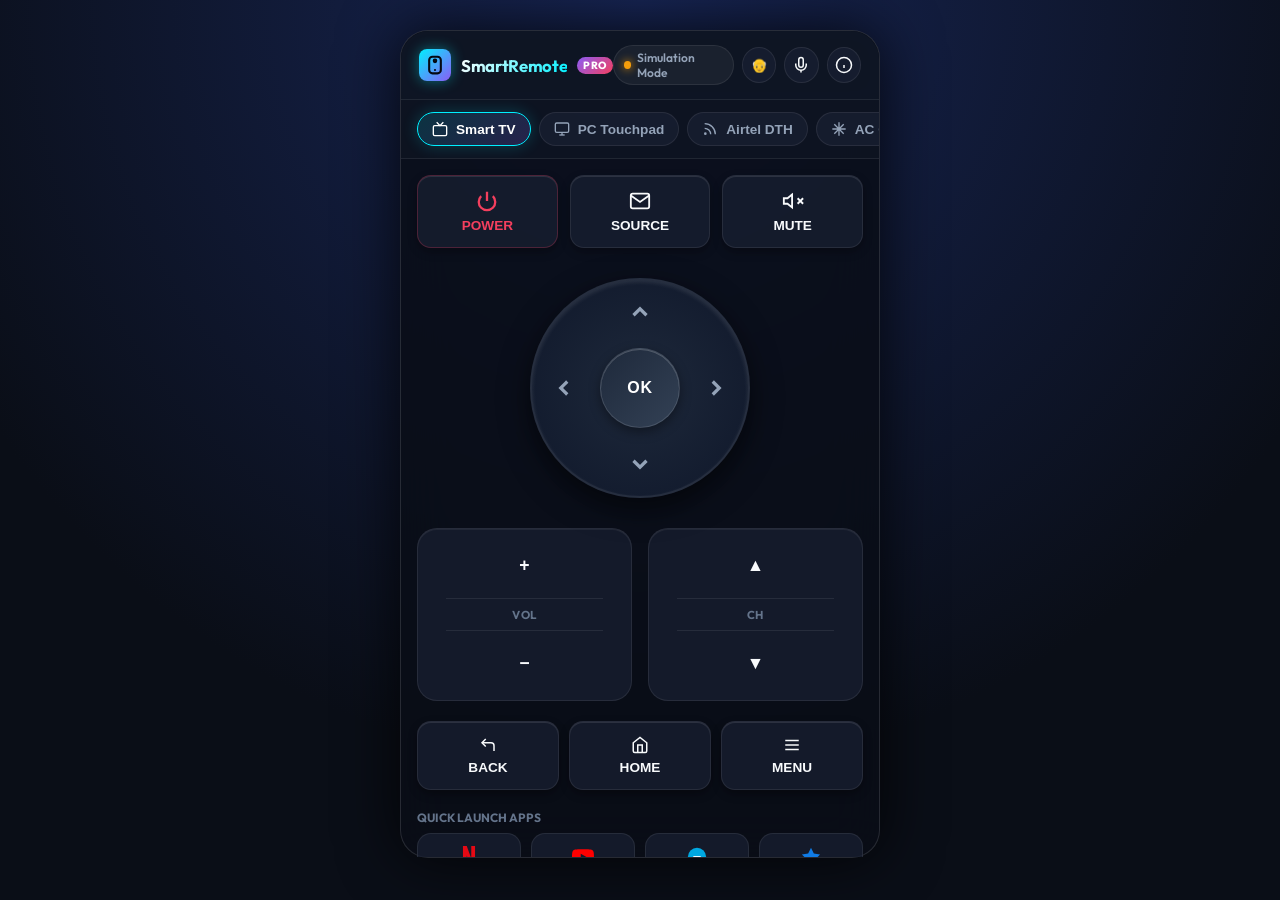
<file: web/index.html>
<!DOCTYPE html>
<html lang="en">
<head>
  <meta charset="UTF-8">
  <meta name="viewport" content="width=device-width, initial-scale=1.0, maximum-scale=1.0, user-scalable=no">
  <title>SmartRemote Pro - Universal Remote & PC Trackpad</title>
  <meta name="description" content="All-in-one Universal Remote for Smart TV, AC, Airtel Xstream DTH, Soundbar, and Wireless PC Mouse Trackpad.">
  <meta name="theme-color" content="#0a0e17">

  <!-- Google Fonts -->
  <link rel="preconnect" href="https://fonts.googleapis.com">
  <link rel="preconnect" href="https://fonts.gstatic.com" crossorigin>
  <link href="https://fonts.googleapis.com/css2?family=Outfit:wght@400;500;600;700;800&display=swap" rel="stylesheet">

  <!-- Stylesheets -->
  <link rel="stylesheet" href="css/style.css">
  <link rel="stylesheet" href="css/elder-mode.css">
</head>
<body>

  <div class="app-container">
    <!-- Top Navigation Bar -->
    <header class="top-nav-bar">
      <div class="brand-badge">
        <div class="logo-icon">
          <svg width="20" height="20" viewBox="0 0 24 24" fill="none" stroke="currentColor" stroke-width="2.5" stroke-linecap="round" stroke-linejoin="round">
            <rect x="5" y="2" width="14" height="20" rx="4"></rect>
            <line x1="12" y1="18" x2="12.01" y2="18"></line>
            <circle cx="12" cy="7" r="1.5"></circle>
          </svg>
        </div>
        <div>
          <h1>SmartRemote</h1>
        </div>
        <span class="pro-tag">PRO</span>
      </div>

      <div class="nav-actions">
        <div class="status-pill" id="statusPill" title="Connection Status">
          <span class="status-dot" id="statusDot"></span>
          <span id="statusText">Simulation</span>
        </div>

        <button class="icon-btn-round" id="elderModeToggleBtn" title="Elder Mode (Big Buttons)">
          👴
        </button>

        <button class="icon-btn-round" id="voiceTriggerBtn" title="Voice Control (English / Hindi)">
          <svg width="18" height="18" viewBox="0 0 24 24" fill="none" stroke="currentColor" stroke-width="2">
            <path d="M12 2a3 3 0 0 0-3 3v7a3 3 0 0 0 6 0V5a3 3 0 0 0-3-3Z"></path>
            <path d="M19 10v2a7 7 0 0 1-14 0v-2"></path>
            <line x1="12" y1="19" x2="12" y2="22"></line>
          </svg>
        </button>

        <button class="icon-btn-round" id="infoModalTrigger" title="Connect Phone / Info">
          <svg width="18" height="18" viewBox="0 0 24 24" fill="none" stroke="currentColor" stroke-width="2">
            <circle cx="12" cy="12" r="10"></circle>
            <line x1="12" y1="16" x2="12" y2="12"></line>
            <line x1="12" y1="8" x2="12.01" y2="8"></line>
          </svg>
        </button>
      </div>
    </header>

    <!-- Device Categories Scrollable Tabs -->
    <nav class="device-tabs-scroll">
      <button class="tab-pill active" data-target="panelTv">
        <svg viewBox="0 0 24 24" fill="none" stroke="currentColor">
          <rect x="2" y="7" width="20" height="15" rx="2" ry="2"></rect>
          <polyline points="17 2 12 7 7 2"></polyline>
        </svg>
        Smart TV
      </button>

      <button class="tab-pill" data-target="panelPc">
        <svg viewBox="0 0 24 24" fill="none" stroke="currentColor">
          <rect x="2" y="3" width="20" height="14" rx="2" ry="2"></rect>
          <line x1="8" y1="21" x2="16" y2="21"></line>
          <line x1="12" y1="17" x2="12" y2="21"></line>
        </svg>
        PC Touchpad
      </button>

      <button class="tab-pill" data-target="panelAirtel">
        <svg viewBox="0 0 24 24" fill="none" stroke="currentColor">
          <path d="M4 11a9 9 0 0 1 9 9"></path>
          <path d="M4 4a16 16 0 0 1 16 16"></path>
          <circle cx="5" cy="19" r="1"></circle>
        </svg>
        Airtel DTH
      </button>

      <button class="tab-pill" data-target="panelAc">
        <svg viewBox="0 0 24 24" fill="none" stroke="currentColor">
          <path d="M12 2v20M2 12h20M4.93 4.93l14.14 14.14M4.93 19.07l14.14-14.14"></path>
        </svg>
        AC Control
      </button>

      <button class="tab-pill" data-target="panelSoundbar">
        <svg viewBox="0 0 24 24" fill="none" stroke="currentColor">
          <polygon points="11 5 6 9 2 9 2 15 6 15 11 19 11 5"></polygon>
          <path d="M19.07 4.93a10 10 0 0 1 0 14.14M15.54 8.46a5 5 0 0 1 0 7.07"></path>
        </svg>
        Soundbar
      </button>

      <button class="tab-pill" data-target="panelMacros">
        <svg viewBox="0 0 24 24" fill="none" stroke="currentColor">
          <polygon points="13 2 3 14 12 14 11 22 21 10 12 10 13 2"></polygon>
        </svg>
        Macros
      </button>
    </nav>

    <!-- Main Viewport Area -->
    <main class="remote-viewport">

      <!-- ====================================================================
           1. SMART TV REMOTE PANEL
           ==================================================================== -->
      <section class="remote-panel active" id="panelTv">
        <div style="display: flex; gap: 12px; justify-content: space-between;">
          <button class="tactile-btn danger" style="flex: 1;" onclick="window.tvRemote.power()">
            <svg width="22" height="22" viewBox="0 0 24 24" fill="none" stroke="currentColor" stroke-width="2.5">
              <path d="M18.36 6.64a9 9 0 1 1-12.73 0"></path>
              <line x1="12" y1="2" x2="12" y2="12"></line>
            </svg>
            POWER
          </button>
          <button class="tactile-btn" style="flex: 1;" onclick="window.tvRemote.action('SOURCE')">
            <svg width="22" height="22" viewBox="0 0 24 24" fill="none" stroke="currentColor" stroke-width="2">
              <path d="M4 4h16c1.1 0 2 .9 2 2v12c0 1.1-.9 2-2 2H4c-1.1 0-2-.9-2-2V6c0-1.1.9-2 2-2z"></path>
              <polyline points="22,6 12,13 2,6"></polyline>
            </svg>
            SOURCE
          </button>
          <button class="tactile-btn" style="flex: 1;" onclick="window.tvRemote.mute()">
            <svg width="22" height="22" viewBox="0 0 24 24" fill="none" stroke="currentColor" stroke-width="2">
              <polygon points="11 5 6 9 2 9 2 15 6 15 11 19 11 5"></polygon>
              <line x1="23" y1="9" x2="17" y2="15"></line>
              <line x1="17" y1="9" x2="23" y2="15"></line>
            </svg>
            MUTE
          </button>
        </div>

        <!-- TV Directional D-Pad -->
        <div class="dpad-container">
          <div class="dpad">
            <button class="dpad-btn dpad-up" onclick="window.tvRemote.dpad('UP')" aria-label="Up">
              <svg width="26" height="26" viewBox="0 0 24 24" fill="none" stroke="currentColor" stroke-width="3">
                <polyline points="18 15 12 9 6 15"></polyline>
              </svg>
            </button>
            <button class="dpad-btn dpad-down" onclick="window.tvRemote.dpad('DOWN')" aria-label="Down">
              <svg width="26" height="26" viewBox="0 0 24 24" fill="none" stroke="currentColor" stroke-width="3">
                <polyline points="6 9 12 15 18 9"></polyline>
              </svg>
            </button>
            <button class="dpad-btn dpad-left" onclick="window.tvRemote.dpad('LEFT')" aria-label="Left">
              <svg width="26" height="26" viewBox="0 0 24 24" fill="none" stroke="currentColor" stroke-width="3">
                <polyline points="15 18 9 12 15 6"></polyline>
              </svg>
            </button>
            <button class="dpad-btn dpad-right" onclick="window.tvRemote.dpad('RIGHT')" aria-label="Right">
              <svg width="26" height="26" viewBox="0 0 24 24" fill="none" stroke="currentColor" stroke-width="3">
                <polyline points="9 18 15 12 9 6"></polyline>
              </svg>
            </button>
            <button class="dpad-center" onclick="window.tvRemote.dpad('OK')">OK</button>
          </div>
        </div>

        <!-- Volume & Channel Rockers -->
        <div class="rockers-grid">
          <div class="rocker-card">
            <button class="rocker-btn" onclick="window.tvRemote.volumeUp()">+</button>
            <div class="rocker-divider"></div>
            <span class="rocker-label">VOL</span>
            <div class="rocker-divider"></div>
            <button class="rocker-btn" onclick="window.tvRemote.volumeDown()">−</button>
          </div>

          <div class="rocker-card">
            <button class="rocker-btn" onclick="window.tvRemote.channelUp()">▲</button>
            <div class="rocker-divider"></div>
            <span class="rocker-label">CH</span>
            <div class="rocker-divider"></div>
            <button class="rocker-btn" onclick="window.tvRemote.channelDown()">▼</button>
          </div>
        </div>

        <!-- Navigation Buttons -->
        <div style="display: flex; gap: 10px;">
          <button class="tactile-btn" style="flex: 1;" onclick="window.tvRemote.action('BACK')">
            <svg width="18" height="18" viewBox="0 0 24 24" fill="none" stroke="currentColor" stroke-width="2">
              <polyline points="9 14 4 9 9 4"></polyline>
              <path d="M20 20v-7a4 4 0 0 0-4-4H4"></path>
            </svg>
            BACK
          </button>
          <button class="tactile-btn" style="flex: 1;" onclick="window.tvRemote.action('HOME')">
            <svg width="18" height="18" viewBox="0 0 24 24" fill="none" stroke="currentColor" stroke-width="2">
              <path d="m3 9 9-7 9 7v11a2 2 0 0 1-2 2H5a2 2 0 0 1-2-2z"></path>
              <polyline points="9 22 9 12 15 12 15 22"></polyline>
            </svg>
            HOME
          </button>
          <button class="tactile-btn" style="flex: 1;" onclick="window.tvRemote.action('MENU')">
            <svg width="18" height="18" viewBox="0 0 24 24" fill="none" stroke="currentColor" stroke-width="2">
              <line x1="3" y1="12" x2="21" y2="12"></line>
              <line x1="3" y1="6" x2="21" y2="6"></line>
              <line x1="3" y1="18" x2="21" y2="18"></line>
            </svg>
            MENU
          </button>
        </div>

        <!-- Direct Streaming Launchers -->
        <div>
          <span style="font-size: 0.75rem; font-weight: 700; color: var(--text-muted); text-transform: uppercase; margin-bottom: 8px; display: block;">Quick Launch Apps</span>
          <div class="streaming-apps-grid">
            <button class="app-btn netflix" onclick="window.tvRemote.launchApp('Netflix')">
              <svg width="22" height="22" viewBox="0 0 24 24" fill="#e50914">
                <path d="M5.398 0v24h4.153V10.457L14.449 24h4.153V0h-4.153v13.543L9.551 0H5.398z"/>
              </svg>
              <span>Netflix</span>
            </button>
            <button class="app-btn youtube" onclick="window.tvRemote.launchApp('YouTube')">
              <svg width="22" height="22" viewBox="0 0 24 24" fill="#ff0000">
                <path d="M23.498 6.186a3.016 3.016 0 0 0-2.122-2.136C19.505 3.545 12 3.545 12 3.545s-7.505 0-9.377.505A3.017 3.017 0 0 0 .502 6.186C0 8.07 0 12 0 12s0 3.93.502 5.814a3.016 3.016 0 0 0 2.122 2.136c1.871.505 9.376.505 9.376.505s7.505 0 9.377-.505a3.015 3.015 0 0 0 2.122-2.136C24 15.93 24 12 24 12s0-3.93-.502-5.814zM9.545 15.568V8.432L15.818 12l-6.273 3.568z"/>
              </svg>
              <span>YouTube</span>
            </button>
            <button class="app-btn prime" onclick="window.tvRemote.launchApp('Prime Video')">
              <svg width="22" height="22" viewBox="0 0 24 24" fill="#00a8e1">
                <circle cx="12" cy="12" r="10"></circle>
                <path d="M8 12h8" stroke="#fff" stroke-width="2"></path>
              </svg>
              <span>Prime</span>
            </button>
            <button class="app-btn hotstar" onclick="window.tvRemote.launchApp('Disney+ Hotstar')">
              <svg width="22" height="22" viewBox="0 0 24 24" fill="#107be5">
                <polygon points="12 2 15.09 8.26 22 9.27 17 14.14 18.18 21.02 12 17.77 5.82 21.02 7 14.14 2 9.27 8.91 8.26 12 2"></polygon>
              </svg>
              <span>Hotstar</span>
            </button>
          </div>
        </div>
      </section>

      <!-- ====================================================================
           2. PC WIRELESS TOUCHPAD & KEYBOARD PANEL
           ==================================================================== -->
      <section class="remote-panel" id="panelPc">
        <div class="touchpad-surface" id="pcTouchpad">
          <div class="touchpad-hint">
            <svg width="36" height="36" viewBox="0 0 24 24" fill="none" stroke-width="1.5">
              <path d="M12 2a4 4 0 0 0-4 4v6a4 4 0 0 0 8 0V6a4 4 0 0 0-4-4Z"></path>
              <line x1="12" y1="6" x2="12" y2="8"></line>
            </svg>
            <div><strong>Wireless Touchpad</strong></div>
            <div>1-Finger: Move & Tap to Click</div>
            <div>2-Fingers: Scroll & Right Click</div>
          </div>
        </div>

        <div class="mouse-buttons-row">
          <button class="mouse-click-btn" onclick="window.pcRemote.click('left')">LEFT CLICK</button>
          <button class="mouse-click-btn" onclick="window.pcRemote.click('right')">RIGHT CLICK</button>
        </div>

        <!-- PC Keyboard Text Sender -->
        <div style="display: flex; gap: 8px;">
          <input type="text" id="pcTextInput" placeholder="Type text to send to PC..." style="flex: 1; padding: 12px 14px; border-radius: var(--radius-md); background: var(--bg-card); border: 1px solid var(--glass-border); color: #fff; font-family: inherit; font-size: 0.9rem; outline: none;">
          <button class="tactile-btn primary" id="pcSendTextBtn" style="padding: 12px 16px;">Send</button>
        </div>

        <!-- Windows Shortcuts Grid -->
        <div>
          <span style="font-size: 0.75rem; font-weight: 700; color: var(--text-muted); text-transform: uppercase; margin-bottom: 8px; display: block;">Windows Shortcuts</span>
          <div class="pc-shortcuts-grid">
            <button class="shortcut-btn" onclick="window.pcRemote.sendKey('win')">⊞ Win</button>
            <button class="shortcut-btn" onclick="window.pcRemote.sendKey('alt_tab')">Alt + Tab</button>
            <button class="shortcut-btn" onclick="window.pcRemote.sendKey('ctrl_c')">Ctrl + C</button>
            <button class="shortcut-btn" onclick="window.pcRemote.sendKey('ctrl_v')">Ctrl + V</button>
            <button class="shortcut-btn" onclick="window.pcRemote.sendKey('esc')">Esc</button>
            <button class="shortcut-btn" onclick="window.pcRemote.sendKey('enter')">Enter ↵</button>
          </div>
        </div>

        <!-- PPT Presentation Remote -->
        <div>
          <span style="font-size: 0.75rem; font-weight: 700; color: var(--text-muted); text-transform: uppercase; margin-bottom: 8px; display: block;">PPT Presentation Clicker</span>
          <div class="ppt-controls-row">
            <button class="shortcut-btn" onclick="window.pcRemote.sendPpt('f5')">▶ F5 Start</button>
            <button class="shortcut-btn" onclick="window.pcRemote.sendPpt('prev')">◀ Prev Slide</button>
            <button class="shortcut-btn" onclick="window.pcRemote.sendPpt('next')">Next Slide ▶</button>
            <button class="shortcut-btn" onclick="window.pcRemote.sendPpt('black')">⬛ Blank (B)</button>
          </div>
        </div>
      </section>

      <!-- ====================================================================
           3. AIRTEL XSTREAM DTH REMOTE & EPG PANEL
           ==================================================================== -->
      <section class="remote-panel" id="panelAirtel">
        <div style="display: flex; justify-content: space-between; gap: 10px;">
          <button class="tactile-btn danger" style="flex: 1;" onclick="window.airtelRemote.sendAction('POWER')">POWER</button>
          <button class="tactile-btn" style="flex: 1;" onclick="window.airtelRemote.sendAction('GUIDE')">GUIDE</button>
          <button class="tactile-btn" style="flex: 1;" onclick="window.airtelRemote.sendAction('INFO')">INFO</button>
        </div>

        <!-- Airtel Color Keys -->
        <div class="color-keys-row">
          <button class="color-key-btn red" onclick="window.airtelRemote.sendColorKey('red')">RED</button>
          <button class="color-key-btn green" onclick="window.airtelRemote.sendColorKey('green')">GREEN</button>
          <button class="color-key-btn yellow" onclick="window.airtelRemote.sendColorKey('yellow')">YELLOW</button>
          <button class="color-key-btn blue" onclick="window.airtelRemote.sendColorKey('blue')">BLUE</button>
        </div>

        <!-- Airtel Numeric Pad -->
        <div class="numpad-grid">
          <button class="numpad-btn" onclick="window.airtelRemote.sendDigit(1)">1</button>
          <button class="numpad-btn" onclick="window.airtelRemote.sendDigit(2)">2</button>
          <button class="numpad-btn" onclick="window.airtelRemote.sendDigit(3)">3</button>
          <button class="numpad-btn" onclick="window.airtelRemote.sendDigit(4)">4</button>
          <button class="numpad-btn" onclick="window.airtelRemote.sendDigit(5)">5</button>
          <button class="numpad-btn" onclick="window.airtelRemote.sendDigit(6)">6</button>
          <button class="numpad-btn" onclick="window.airtelRemote.sendDigit(7)">7</button>
          <button class="numpad-btn" onclick="window.airtelRemote.sendDigit(8)">8</button>
          <button class="numpad-btn" onclick="window.airtelRemote.sendDigit(9)">9</button>
          <button class="numpad-btn" onclick="window.airtelRemote.sendAction('RECALL')">↩</button>
          <button class="numpad-btn" onclick="window.airtelRemote.sendDigit(0)">0</button>
          <button class="numpad-btn" onclick="window.airtelRemote.sendAction('MUTE')">🔇</button>
        </div>

        <!-- Live EPG Channel Guide -->
        <div class="epg-guide-container">
          <div class="epg-header">
            <h3>Live EPG Channel Guide</h3>
            <span class="status-pill">1-Tap Tune</span>
          </div>

          <input type="text" id="epgSearchInput" placeholder="Search channels (e.g. Star, Sports, 277)..." style="width: 100%; padding: 10px 12px; border-radius: var(--radius-sm); background: rgba(255,255,255,0.05); border: 1px solid var(--glass-border); color: #fff; font-family: inherit; font-size: 0.85rem; outline: none;">

          <div class="epg-categories">
            <button class="epg-cat-chip active" data-cat="all">All</button>
            <button class="epg-cat-chip" data-cat="entertainment">Entertainment</button>
            <button class="epg-cat-chip" data-cat="sports">Sports</button>
            <button class="epg-cat-chip" data-cat="movies">Movies</button>
            <button class="epg-cat-chip" data-cat="news">News</button>
            <button class="epg-cat-chip" data-cat="kids">Kids</button>
            <button class="epg-cat-chip" data-cat="regional">Regional</button>
          </div>

          <div class="epg-list" id="epgList">
            <!-- Dynamic channels rendered via airtel-remote.js -->
          </div>
        </div>
      </section>

      <!-- ====================================================================
           4. AIR CONDITIONER (AC) PANEL
           ==================================================================== -->
      <section class="remote-panel" id="panelAc">
        <div style="display: flex; justify-content: space-between; gap: 12px;">
          <button class="tactile-btn danger" style="flex: 1;" onclick="window.acRemote.power()">
            POWER
          </button>
          <button class="tactile-btn" style="flex: 1;" onclick="window.acRemote.toggleSwing()">
            SWING ↕
          </button>
          <button class="tactile-btn" style="flex: 1;" onclick="window.acRemote.toggleEco()">
            ECO 🌿
          </button>
        </div>

        <!-- Circular Temperature Display -->
        <div class="ac-temp-circle-container">
          <div class="ac-temp-display">
            <div class="ac-temp-val" id="acTempVal">24</div>
            <div class="ac-temp-unit">°C</div>
            <div class="ac-mode-badge" id="acModeBadge">COOL • AUTO</div>
          </div>

          <div class="ac-stepper-row">
            <button class="ac-step-btn" onclick="window.acRemote.tempDown()">−</button>
            <button class="ac-step-btn" onclick="window.acRemote.tempUp()">+</button>
          </div>
        </div>

        <!-- AC Mode Selection -->
        <div>
          <span style="font-size: 0.75rem; font-weight: 700; color: var(--text-muted); text-transform: uppercase; margin-bottom: 8px; display: block;">Operating Mode</span>
          <div class="ac-modes-grid">
            <button class="tactile-btn ac-mode-btn primary" data-mode="cool" onclick="window.acRemote.setMode('cool')">❄️ Cool</button>
            <button class="tactile-btn ac-mode-btn" data-mode="heat" onclick="window.acRemote.setMode('heat')">☀️ Heat</button>
            <button class="tactile-btn ac-mode-btn" data-mode="fan" onclick="window.acRemote.setMode('fan')">💨 Fan</button>
            <button class="tactile-btn ac-mode-btn" data-mode="dry" onclick="window.acRemote.setMode('dry')">💧 Dry</button>
          </div>
        </div>

        <!-- Fan Speeds -->
        <div>
          <span style="font-size: 0.75rem; font-weight: 700; color: var(--text-muted); text-transform: uppercase; margin-bottom: 8px; display: block;">Fan Speed</span>
          <div style="display: grid; grid-template-columns: repeat(4, 1fr); gap: 8px;">
            <button class="shortcut-btn" onclick="window.acRemote.setFan('auto')">Auto</button>
            <button class="shortcut-btn" onclick="window.acRemote.setFan('low')">Low</button>
            <button class="shortcut-btn" onclick="window.acRemote.setFan('med')">Medium</button>
            <button class="shortcut-btn" onclick="window.acRemote.setFan('turbo')">Turbo 🚀</button>
          </div>
        </div>
      </section>

      <!-- ====================================================================
           5. SOUNDBAR & AUDIO PANEL
           ==================================================================== -->
      <section class="remote-panel" id="panelSoundbar">
        <div style="display: flex; justify-content: space-between; gap: 12px;">
          <button class="tactile-btn danger" style="flex: 1;" onclick="window.soundbarRemote.power()">POWER</button>
          <button class="tactile-btn" style="flex: 1;" onclick="window.soundbarRemote.mute()">MUTE</button>
        </div>

        <!-- Audio Source Selectors -->
        <div>
          <span style="font-size: 0.75rem; font-weight: 700; color: var(--text-muted); text-transform: uppercase; margin-bottom: 8px; display: block;">Input Source</span>
          <div style="display: grid; grid-template-columns: repeat(4, 1fr); gap: 8px;">
            <button class="shortcut-btn" onclick="window.soundbarRemote.setInput('hdmi_arc')">HDMI ARC</button>
            <button class="shortcut-btn" onclick="window.soundbarRemote.setInput('optical')">Optical</button>
            <button class="shortcut-btn" onclick="window.soundbarRemote.setInput('bluetooth')">Bluetooth</button>
            <button class="shortcut-btn" onclick="window.soundbarRemote.setInput('aux')">AUX</button>
          </div>
        </div>

        <!-- Volume Rocker for Soundbar -->
        <div class="rocker-card" style="width: 100%;">
          <button class="rocker-btn" onclick="window.soundbarRemote.volumeUp()">+</button>
          <div class="rocker-divider"></div>
          <span class="rocker-label">SOUNDBAR VOLUME</span>
          <div class="rocker-divider"></div>
          <button class="rocker-btn" onclick="window.soundbarRemote.volumeDown()">−</button>
        </div>

        <!-- Bass & Treble Tuning -->
        <div style="display: grid; grid-template-columns: 1fr 1fr; gap: 14px;">
          <div class="rocker-card">
            <span class="rocker-label">BASS: <strong id="soundbarBassVal" style="color:var(--accent-cyan);">+3</strong></span>
            <div style="display:flex; width:100%; gap:8px;">
              <button class="tactile-btn" style="flex:1;" onclick="window.soundbarRemote.bassDown()">−</button>
              <button class="tactile-btn" style="flex:1;" onclick="window.soundbarRemote.bassUp()">+</button>
            </div>
          </div>

          <div class="rocker-card">
            <span class="rocker-label">TREBLE: <strong id="soundbarTrebleVal" style="color:var(--accent-purple);">+2</strong></span>
            <div style="display:flex; width:100%; gap:8px;">
              <button class="tactile-btn" style="flex:1;" onclick="window.soundbarRemote.trebleDown()">−</button>
              <button class="tactile-btn" style="flex:1;" onclick="window.soundbarRemote.trebleUp()">+</button>
            </div>
          </div>
        </div>

        <!-- EQ Sound Presets -->
        <div>
          <span style="font-size: 0.75rem; font-weight: 700; color: var(--text-muted); text-transform: uppercase; margin-bottom: 8px; display: block;">EQ Presets</span>
          <div class="soundbar-eq-grid">
            <button class="eq-btn active" data-eq="movie" onclick="window.soundbarRemote.setEq('movie')">🎬 Movie</button>
            <button class="eq-btn" data-eq="music" onclick="window.soundbarRemote.setEq('music')">🎵 Music</button>
            <button class="eq-btn" data-eq="voice" onclick="window.soundbarRemote.setEq('voice')">🎙️ Voice</button>
            <button class="eq-btn" data-eq="night" onclick="window.soundbarRemote.setEq('night')">🌙 Night</button>
          </div>
        </div>
      </section>

      <!-- ====================================================================
           6. AUTOMATION & MACROS PANEL
           ==================================================================== -->
      <section class="remote-panel" id="panelMacros">
        <div>
          <span style="font-size: 0.75rem; font-weight: 700; color: var(--text-muted); text-transform: uppercase; margin-bottom: 12px; display: block;">1-Tap Smart Automation</span>
          <div class="macro-cards-grid">
            
            <div class="macro-card" onclick="window.macroController.runMovieMode()">
              <div class="macro-info">
                <div class="macro-icon-box movie">🎬</div>
                <div class="macro-details">
                  <h4>Movie Mode</h4>
                  <p>TV On + Netflix + Cinema EQ + AC 24°C</p>
                </div>
              </div>
              <span class="macro-run-btn">Run</span>
            </div>

            <div class="macro-card" onclick="window.macroController.runGamingMode()">
              <div class="macro-info">
                <div class="macro-icon-box gaming">🎮</div>
                <div class="macro-details">
                  <h4>Gaming Mode</h4>
                  <p>HDMI 1 + Soundbar Bass Boost + AC 22°C</p>
                </div>
              </div>
              <span class="macro-run-btn">Run</span>
            </div>

            <div class="macro-card" onclick="window.macroController.runNightMode()">
              <div class="macro-info">
                <div class="macro-icon-box night">🌙</div>
                <div class="macro-details">
                  <h4>Night Mode</h4>
                  <p>Turn off TV & Soundbar + AC 26°C Eco</p>
                </div>
              </div>
              <span class="macro-run-btn">Run</span>
            </div>

          </div>
        </div>
      </section>

    </main>
  </div>

  <!-- Voice Control Modal Sheet -->
  <div class="voice-modal-overlay" id="voiceModal">
    <div class="voice-modal-content">
      <button id="voiceCloseBtn" style="position: absolute; top: 14px; right: 14px; background: none; border: none; color: var(--text-muted); font-size: 1.2rem; cursor: pointer;">✕</button>
      
      <h3 style="font-size: 1.1rem; font-weight: 700;">Smart Bilingual Voice Assistant</h3>
      <p style="font-size: 0.8rem; color: var(--text-muted); margin-top: 4px;">English & Hindi Voice Commands</p>

      <canvas class="voice-waveform-canvas" id="voiceWaveform" width="320" height="80"></canvas>

      <div class="voice-transcript-text" id="voiceTranscript">Listening... / Sun raha hoon...</div>

      <div class="voice-mic-circle" id="voiceMicCircle">
        <svg width="32" height="32" viewBox="0 0 24 24" fill="none" stroke="currentColor" stroke-width="2.5">
          <path d="M12 2a3 3 0 0 0-3 3v7a3 3 0 0 0 6 0V5a3 3 0 0 0-3-3Z"></path>
          <path d="M19 10v2a7 7 0 0 1-14 0v-2"></path>
          <line x1="12" y1="19" x2="12" y2="22"></line>
        </svg>
      </div>

      <div class="voice-sub-hint">
        Try saying: <em>"TV chalu karo"</em>, <em>"Volume up"</em>, <em>"Open YouTube"</em>, or <em>"Movie Mode"</em>
      </div>
    </div>
  </div>

  <!-- Mobile Connect / Info Modal -->
  <div class="voice-modal-overlay" id="infoModal">
    <div class="voice-modal-content" style="text-align: left; align-items: flex-start;">
      <button id="infoCloseBtn" style="position: absolute; top: 14px; right: 14px; background: none; border: none; color: var(--text-muted); font-size: 1.2rem; cursor: pointer;">✕</button>
      
      <h3 style="font-size: 1.1rem; font-weight: 700; margin-bottom: 8px;">📱 Connect Mobile Phone</h3>
      <p style="font-size: 0.85rem; color: var(--text-secondary); line-height: 1.5; margin-bottom: 12px;">
        To control this PC and all your smart devices from your mobile phone, ensure both devices are connected to the same Wi-Fi network and open:
      </p>

      <div style="background: rgba(0, 240, 255, 0.1); border: 1px solid var(--accent-cyan); border-radius: var(--radius-sm); padding: 10px 14px; font-family: monospace; font-size: 0.95rem; color: var(--accent-cyan); width: 100%; word-break: break-all;" id="localIpDisplay">
        http://localhost:8080
      </div>

      <div style="margin-top: 16px; font-size: 0.8rem; color: var(--text-muted); line-height: 1.6;">
        ⚡ <strong>Features enabled:</strong><br>
        • Real-time Touchpad Mouse & Smooth Scrolling<br>
        • Full Smart TV, AC & Airtel DTH remotes<br>
        • Bilingual Voice Control (Hindi & English)<br>
        • High-Contrast Elder Mode
      </div>
    </div>
  </div>

  <!-- JavaScript Modules -->
  <script src="js/connection.js"></script>
  <script src="js/pc-remote.js"></script>
  <script src="js/tv-remote.js"></script>
  <script src="js/airtel-remote.js"></script>
  <script src="js/ac-remote.js"></script>
  <script src="js/soundbar-remote.js"></script>
  <script src="js/voice-remote.js"></script>
  <script src="js/macros.js"></script>
  <script src="js/app.js"></script>
</body>
</html>
</file>
<file: design-system/styles.css>
/* ==========================================================================
   SMARTREMOTE PRO - DESIGN SYSTEM & PROTOTYPE STYLESHEET
   Colors: Deep Blue #1E3A8A, Electric Blue #3B82F6, Accent Orange #F97316
   Neutrals: #0F172A (Dark Bg), #1E293B (Surface Dark), #F1F5F9 (Text)
   Typography: Inter (Google Fonts)
   ========================================================================== */

:root {
  /* Primary Tokens */
  --color-deep-blue: #1E3A8A;
  --color-electric-blue: #3B82F6;
  --color-accent-orange: #F97316;

  /* Neutral Dark Tokens */
  --color-bg-dark: #0F172A;
  --color-surface-dark: #1E293B;
  --color-surface-elevated: #283548;
  --color-border-dark: #334155;
  --color-text-primary-dark: #F1F5F9;
  --color-text-secondary: #94A3B8;

  /* Neutral Light Tokens */
  --color-bg-light: #F8FAFC;
  --color-surface-light: #FFFFFF;
  --color-border-light: #E2E8F0;
  --color-text-primary-light: #0F172A;

  /* Semantics */
  --color-success: #10B981;
  --color-error: #EF4444;
  --color-warning: #F59E0B;
  --color-info: #06B6D4;

  /* Dynamic mapping */
  --bg: var(--color-bg-dark);
  --surface: var(--color-surface-dark);
  --surface-sub: #162032;
  --border: var(--color-border-dark);
  --text-primary: var(--color-text-primary-dark);
  --text-secondary: var(--color-text-secondary);

  --font-family: 'Inter', -apple-system, BlinkMacSystemFont, 'Segoe UI', Roboto, sans-serif;
}

body.theme-light {
  --bg: var(--color-bg-light);
  --surface: var(--color-surface-light);
  --surface-sub: #EDF2F7;
  --border: var(--color-border-light);
  --text-primary: var(--color-text-primary-light);
  --text-secondary: #64748B;
}

* {
  box-sizing: border-box;
  margin: 0;
  padding: 0;
}

body {
  font-family: var(--font-family);
  background-color: var(--bg);
  color: var(--text-primary);
  min-height: 100vh;
  display: flex;
  flex-direction: column;
  overflow-x: hidden;
  transition: background-color 0.25s ease, color 0.25s ease;
}

/* ==========================================================================
   TOP APP HEADER
   ========================================================================== */
.top-nav {
  height: 68px;
  background-color: var(--surface);
  border-bottom: 1px solid var(--border);
  display: flex;
  align-items: center;
  justify-content: space-between;
  padding: 0 24px;
  position: sticky;
  top: 0;
  z-index: 100;
  box-shadow: 0 4px 12px rgba(0, 0, 0, 0.2);
}

.logo-area {
  display: flex;
  align-items: center;
  gap: 12px;
}

.logo-icon {
  width: 40px;
  height: 40px;
  border-radius: 10px;
  background: linear-gradient(135deg, var(--color-deep-blue), var(--color-electric-blue));
  display: flex;
  align-items: center;
  justify-content: center;
  color: #FFFFFF;
  box-shadow: 0 4px 10px rgba(59, 130, 246, 0.35);
}

.logo-title {
  font-size: 18px;
  font-weight: 700;
  letter-spacing: -0.02em;
  color: var(--text-primary);
}

.logo-badge {
  font-size: 11px;
  font-weight: 500;
  color: var(--color-electric-blue);
  background: rgba(59, 130, 246, 0.15);
  padding: 2px 8px;
  border-radius: 4px;
  display: inline-block;
  margin-top: 2px;
}

.nav-controls {
  display: flex;
  align-items: center;
  gap: 16px;
}

.control-group {
  display: flex;
  align-items: center;
  gap: 8px;
  font-size: 13px;
  color: var(--text-secondary);
}

.nav-select {
  background-color: var(--bg);
  color: var(--text-primary);
  border: 1px solid var(--border);
  padding: 8px 12px;
  border-radius: 8px;
  font-size: 13px;
  font-family: var(--font-family);
  cursor: pointer;
  outline: none;
}

.icon-button {
  background-color: var(--bg);
  border: 1px solid var(--border);
  color: var(--text-primary);
  width: 38px;
  height: 38px;
  border-radius: 8px;
  display: flex;
  align-items: center;
  justify-content: center;
  cursor: pointer;
  transition: all 0.15s ease;
}

.icon-button:hover {
  border-color: var(--color-electric-blue);
  color: var(--color-electric-blue);
}

.view-switch {
  display: flex;
  background: var(--bg);
  border-radius: 8px;
  padding: 3px;
  border: 1px solid var(--border);
}

.tab-btn {
  background: transparent;
  border: none;
  color: var(--text-secondary);
  font-size: 13px;
  font-weight: 500;
  padding: 6px 14px;
  border-radius: 6px;
  cursor: pointer;
  transition: all 0.2s ease;
  font-family: var(--font-family);
}

.tab-btn.active {
  background: var(--color-electric-blue);
  color: #FFFFFF;
}

/* ==========================================================================
   VIEW CONTAINERS
   ========================================================================== */
.main-content {
  flex: 1;
  display: flex;
  position: relative;
}

.view-container {
  display: none;
  width: 100%;
}

.view-container.active {
  display: block;
}

/* Ribbon */
.screen-ribbon {
  display: flex;
  gap: 8px;
  overflow-x: auto;
  padding: 14px 20px;
  background: var(--surface);
  border-bottom: 1px solid var(--border);
  justify-content: center;
  scrollbar-width: thin;
}

.ribbon-btn {
  background: var(--bg);
  border: 1px solid var(--border);
  color: var(--text-secondary);
  padding: 7px 14px;
  border-radius: 20px;
  font-size: 12.5px;
  font-weight: 500;
  cursor: pointer;
  white-space: nowrap;
  transition: all 0.15s ease;
  font-family: var(--font-family);
}

.ribbon-btn:hover {
  color: var(--text-primary);
  border-color: var(--color-electric-blue);
}

.ribbon-btn.active {
  background: var(--color-electric-blue);
  border-color: var(--color-electric-blue);
  color: #FFFFFF;
  font-weight: 600;
}

/* ==========================================================================
   PHYSICAL ANDROID PHONE FRAME
   ========================================================================== */
.prototype-wrapper {
  display: flex;
  flex-direction: column;
  align-items: center;
  padding: 24px;
}

.device-phone {
  width: 395px;
  height: 812px;
  background: #000000;
  border-radius: 46px;
  border: 10px solid #1E293B;
  box-shadow: 0 25px 60px -10px rgba(0, 0, 0, 0.7), 0 0 0 1px rgba(255, 255, 255, 0.1);
  position: relative;
  display: flex;
  flex-direction: column;
  overflow: hidden;
  margin-top: 10px;
}

/* Camera Punch-Hole */
.phone-camera {
  position: absolute;
  top: 12px;
  left: 50%;
  transform: translateX(-50%);
  width: 13px;
  height: 13px;
  background: #09090b;
  border-radius: 50%;
  z-index: 100;
  border: 1.5px solid #27272a;
}

/* Phone Status Bar */
.phone-status-bar {
  height: 38px;
  display: flex;
  align-items: center;
  justify-content: space-between;
  padding: 0 24px;
  font-size: 12px;
  font-weight: 600;
  color: var(--text-primary);
  z-index: 90;
  background: var(--bg);
  transition: color 0.2s ease, background 0.2s ease;
}

.status-icons {
  display: flex;
  align-items: center;
  gap: 6px;
}

.status-badge-lang {
  font-size: 10px;
  background: rgba(59, 130, 246, 0.25);
  color: var(--color-electric-blue);
  padding: 2px 6px;
  border-radius: 4px;
  font-weight: 700;
  cursor: pointer;
  transition: background 0.15s ease;
  user-select: none;
}
.status-badge-lang:hover {
  background: rgba(59, 130, 246, 0.4);
}

/* Screen Viewport */
.screen-viewport {
  flex: 1;
  background: var(--bg);
  position: relative;
  overflow: hidden;
  display: flex;
  flex-direction: column;
}

.app-screen {
  position: absolute;
  top: 0;
  left: 0;
  width: 100%;
  height: 100%;
  display: none;
  flex-direction: column;
  animation: screenSlideFade 300ms cubic-bezier(0.16, 1, 0.3, 1);
}

.app-screen.active {
  display: flex;
}

/* Screen Transitions: 300ms slide + fade */
@keyframes screenSlideFade {
  from {
    opacity: 0;
    transform: translateX(16px);
  }
  to {
    opacity: 1;
    transform: translateX(0);
  }
}

/* Button Press: Scale 0.95 with 100ms */
button,
.quick-chip,
.device-card,
.app-chip,
.fav-chip,
.emoji-chip,
.w-dpad-btn,
.num-key,
.media-btn,
.dpad-btn,
.btn-power-large,
.card-action-btn,
.fab-add,
.floating-bubble-pill,
.f-btn,
.f-btn-more,
.btn-ch-nav,
.color-key,
.icon-touch {
  transition: transform 100ms cubic-bezier(0.4, 0, 0.2, 1), background 0.15s ease, box-shadow 0.15s ease, border-color 0.15s ease !important;
}

button:active,
.quick-chip:active,
.app-chip:active,
.fav-chip:active,
.emoji-chip:active,
.w-dpad-btn:active,
.num-key:active,
.media-btn:active,
.dpad-btn:active,
.btn-power-large:active,
.card-action-btn:active,
.fab-add:active,
.floating-bubble-pill:active,
.f-btn:active,
.f-btn-more:active,
.btn-ch-nav:active,
.color-key:active,
.icon-touch:active {
  transform: scale(0.95) !important;
}

.screen-scrollable {
  flex: 1;
  overflow-y: auto;
  scrollbar-width: none;
}
.screen-scrollable::-webkit-scrollbar {
  display: none;
}

/* Gesture Bar */
.phone-nav-bar {
  height: 22px;
  background: var(--bg);
  display: flex;
  align-items: center;
  justify-content: center;
}

.gesture-pill {
  width: 100px;
  height: 4px;
  background: #64748B;
  border-radius: 3px;
  cursor: pointer;
  transition: background 0.15s ease;
}
.gesture-pill:hover {
  background: var(--color-electric-blue);
}

/* ==========================================================================
   1. SPLASH SCREEN STYLES
   ========================================================================== */
.splash-body {
  flex: 1;
  display: flex;
  flex-direction: column;
  align-items: center;
  justify-content: center;
  text-align: center;
  padding: 30px;
}

.splash-logo-pulse {
  width: 110px;
  height: 110px;
  border-radius: 50%;
  background: rgba(30, 58, 138, 0.4);
  display: flex;
  align-items: center;
  justify-content: center;
  animation: pulseLogo 2s infinite ease-in-out;
  margin-bottom: 24px;
}

.splash-logo-inner {
  width: 80px;
  height: 80px;
  border-radius: 50%;
  background: var(--color-deep-blue);
  display: flex;
  align-items: center;
  justify-content: center;
  box-shadow: 0 8px 24px rgba(59, 130, 246, 0.4);
}

@keyframes pulseLogo {
  0% { transform: scale(0.95); box-shadow: 0 0 0 0 rgba(59, 130, 246, 0.5); }
  70% { transform: scale(1.05); box-shadow: 0 0 0 20px rgba(59, 130, 246, 0); }
  100% { transform: scale(0.95); box-shadow: 0 0 0 0 rgba(59, 130, 246, 0); }
}

.splash-title {
  font-size: 26px;
  font-weight: 700;
  letter-spacing: -0.02em;
  color: var(--text-primary);
  margin-bottom: 8px;
}

.splash-tagline {
  font-size: 15px;
  color: var(--text-secondary);
  margin-bottom: 40px;
}

.splash-loader {
  width: 32px;
  height: 32px;
  border: 3px solid rgba(59, 130, 246, 0.2);
  border-top-color: var(--color-electric-blue);
  border-radius: 50%;
  animation: spin 0.8s linear infinite;
  margin-bottom: 60px;
}

@keyframes spin {
  to { transform: rotate(360deg); }
}

.splash-version {
  font-size: 12px;
  color: var(--text-secondary);
  position: absolute;
  bottom: 20px;
}

/* ==========================================================================
   2. ONBOARDING SCREEN STYLES
   ========================================================================== */
.onboarding-header {
  height: 48px;
  display: flex;
  align-items: center;
  justify-content: space-between;
  padding: 0 20px;
}

.skip-btn {
  background: none;
  border: none;
  color: var(--text-secondary);
  font-size: 14px;
  font-weight: 500;
  cursor: pointer;
}

.onboarding-slider {
  flex: 1;
  position: relative;
  overflow: hidden;
}

.onboarding-slide {
  position: absolute;
  top: 0;
  left: 0;
  width: 100%;
  height: 100%;
  display: none;
  flex-direction: column;
  align-items: center;
  justify-content: center;
  padding: 24px;
  text-align: center;
}

.onboarding-slide.active {
  display: flex;
}

.illustration-box {
  width: 220px;
  height: 220px;
  border-radius: 24px;
  overflow: hidden;
  margin-bottom: 28px;
  box-shadow: 0 12px 30px rgba(0, 0, 0, 0.4);
  background: var(--color-deep-blue);
}

.onboard-img {
  width: 100%;
  height: 100%;
  object-fit: cover;
}

.slide-title {
  font-size: 22px;
  font-weight: 600;
  color: var(--text-primary);
  margin-bottom: 12px;
  line-height: 1.3;
}

.slide-subtext {
  font-size: 15px;
  color: var(--text-secondary);
  line-height: 1.5;
  max-width: 280px;
}

.onboarding-footer {
  padding: 20px;
  display: flex;
  flex-direction: column;
  align-items: center;
}

.dots-row {
  display: flex;
  gap: 8px;
  margin-bottom: 24px;
}

.dot {
  width: 8px;
  height: 8px;
  border-radius: 4px;
  background: var(--border);
  transition: all 0.2s ease;
  cursor: pointer;
}

.dot.active {
  width: 24px;
  background: var(--color-electric-blue);
}

.onboard-buttons {
  width: 100%;
  display: flex;
  gap: 12px;
}

/* Buttons */
.btn-primary {
  flex: 1;
  height: 48px;
  background: var(--color-electric-blue);
  color: #FFFFFF;
  border: none;
  border-radius: 12px;
  font-size: 15px;
  font-weight: 500;
  cursor: pointer;
  transition: transform 0.1s ease, background 0.15s ease;
  display: flex;
  align-items: center;
  justify-content: center;
}

.btn-primary:active {
  transform: scale(0.97);
}

.btn-secondary {
  flex: 1;
  height: 48px;
  background: transparent;
  color: var(--text-secondary);
  border: 1px solid var(--border);
  border-radius: 12px;
  font-size: 15px;
  font-weight: 500;
  cursor: pointer;
}

/* ==========================================================================
   3. HOME SCREEN STYLES
   ========================================================================== */
.app-top-bar {
  height: 54px;
  display: flex;
  align-items: center;
  justify-content: space-between;
  padding: 0 16px;
  border-bottom: 1px solid var(--border);
}

.bar-left, .bar-right {
  display: flex;
  align-items: center;
  gap: 8px;
}

.bar-title {
  font-size: 17px;
  font-weight: 600;
}

.icon-touch {
  background: transparent;
  border: none;
  color: var(--text-primary);
  font-size: 16px;
  cursor: pointer;
  width: 36px;
  height: 36px;
  display: flex;
  align-items: center;
  justify-content: center;
  border-radius: 8px;
}

.icon-touch:active {
  background: rgba(255, 255, 255, 0.1);
}

.voice-search-bar {
  background: var(--surface);
  border: 1px solid var(--border);
  border-radius: 14px;
  padding: 12px 16px;
  margin: 14px 16px 8px 16px;
  display: flex;
  align-items: center;
  gap: 12px;
  cursor: pointer;
  transition: border-color 0.15s ease;
}

.voice-search-bar:hover {
  border-color: var(--color-electric-blue);
}

.search-placeholder {
  color: var(--text-secondary);
  font-size: 14.5px;
}

.section-title {
  font-size: 14px;
  font-weight: 600;
  color: var(--text-secondary);
  padding: 10px 16px 4px 16px;
}

.quick-actions-scroll {
  display: flex;
  gap: 10px;
  overflow-x: auto;
  padding: 6px 16px;
  scrollbar-width: none;
}
.quick-actions-scroll::-webkit-scrollbar { display: none; }

.quick-chip {
  background: var(--surface);
  border: 1px solid var(--border);
  border-radius: 12px;
  padding: 8px 16px;
  display: flex;
  align-items: center;
  gap: 8px;
  cursor: pointer;
  white-space: nowrap;
  transition: transform 0.1s ease;
}
.quick-chip:active { transform: scale(0.95); }

.chip-icon { font-size: 16px; }
.chip-label { font-size: 13px; font-weight: 500; color: var(--text-primary); }

/* Device Cards */
.device-card {
  background: var(--surface);
  border: 1px solid var(--border);
  border-radius: 16px;
  padding: 14px 16px;
  margin: 8px 16px;
  cursor: pointer;
  box-shadow: 0 4px 12px rgba(0, 0, 0, 0.15);
  transition: transform 0.15s ease, border-color 0.15s ease;
}

.device-card:hover {
  border-color: rgba(59, 130, 246, 0.5);
}

.card-top {
  display: flex;
  align-items: center;
  justify-content: space-between;
  margin-bottom: 12px;
}

.device-info-left {
  display: flex;
  align-items: center;
  gap: 12px;
}

.device-icon-box {
  width: 42px;
  height: 42px;
  border-radius: 12px;
  display: flex;
  align-items: center;
  justify-content: center;
  font-size: 20px;
}

.gradient-blue { background: linear-gradient(135deg, #1E3A8A, #3B82F6); }
.gradient-red { background: linear-gradient(135deg, #991B1B, #EF4444); }
.gradient-cyan { background: linear-gradient(135deg, #0E7490, #06B6D4); }

.device-name {
  font-size: 15px;
  font-weight: 600;
  color: var(--text-primary);
}

.device-desc {
  font-size: 13px;
  color: var(--text-secondary);
  margin-top: 2px;
}

.status-dot {
  width: 10px;
  height: 10px;
  border-radius: 50%;
  display: inline-block;
}

.status-dot.online {
  background: var(--color-success);
  box-shadow: 0 0 8px var(--color-success);
}

.status-dot.offline {
  background: var(--color-error);
}

.card-bottom {
  display: flex;
  align-items: center;
  justify-content: space-between;
  border-top: 1px solid rgba(255, 255, 255, 0.05);
  padding-top: 10px;
}

.last-used {
  font-size: 12px;
  color: var(--text-secondary);
}

.card-action-btn {
  background: var(--color-electric-blue);
  color: #FFFFFF;
  border: none;
  padding: 6px 14px;
  border-radius: 8px;
  font-size: 12px;
  font-weight: 500;
  cursor: pointer;
}

.card-action-btn.btn-turn-on {
  background: var(--color-deep-blue);
  border: 1px solid var(--color-electric-blue);
}

.fab-add {
  position: absolute;
  bottom: 16px;
  right: 16px;
  background: var(--color-accent-orange);
  color: #FFFFFF;
  border: none;
  border-radius: 28px;
  padding: 12px 20px;
  font-size: 14px;
  font-weight: 600;
  display: flex;
  align-items: center;
  gap: 8px;
  box-shadow: 0 6px 16px rgba(249, 115, 22, 0.4);
  cursor: pointer;
  transition: transform 0.1s ease;
}
.fab-add:active { transform: scale(0.95); }

/* ==========================================================================
   4. REMOTE CONTROL SCREEN STYLES
   ========================================================================== */
.remote-header {
  height: 60px;
  display: flex;
  align-items: center;
  justify-content: space-between;
  padding: 0 16px;
  border-bottom: 1px solid var(--border);
}

.remote-title-box {
  display: flex;
  flex-direction: column;
  align-items: center;
}

.remote-title {
  font-size: 16px;
  font-weight: 600;
  color: var(--text-primary);
}

.remote-subtitle {
  font-size: 11px;
  color: var(--text-secondary);
}

.remote-body {
  padding: 16px 20px;
  display: flex;
  flex-direction: column;
  align-items: center;
}

.power-btn-container {
  display: flex;
  justify-content: center;
  margin: 10px 0 20px 0;
}

.btn-power-large {
  width: 72px;
  height: 72px;
  border-radius: 50%;
  background: var(--color-error);
  color: #FFFFFF;
  border: 3px solid rgba(255, 255, 255, 0.3);
  box-shadow: 0 8px 24px rgba(239, 68, 68, 0.45);
  display: flex;
  align-items: center;
  justify-content: center;
  cursor: pointer;
  transition: transform 0.1s ease;
}
.btn-power-large:active { transform: scale(0.9); }

/* D-Pad */
.dpad-wrapper {
  display: flex;
  justify-content: center;
  margin-bottom: 20px;
}

.dpad-circle {
  width: 190px;
  height: 190px;
  border-radius: 50%;
  background: var(--surface);
  border: 2px solid var(--border);
  position: relative;
  box-shadow: inset 0 2px 10px rgba(0, 0, 0, 0.4), 0 8px 20px rgba(0, 0, 0, 0.25);
}

.dpad-btn {
  position: absolute;
  background: transparent;
  border: none;
  color: var(--color-electric-blue);
  font-size: 16px;
  font-weight: 700;
  cursor: pointer;
  display: flex;
  align-items: center;
  justify-content: center;
  transition: background 0.1s ease;
}

.dpad-up { top: 6px; left: 65px; width: 60px; height: 48px; }
.dpad-down { bottom: 6px; left: 65px; width: 60px; height: 48px; }
.dpad-left { top: 65px; left: 6px; width: 48px; height: 60px; }
.dpad-right { top: 65px; right: 6px; width: 48px; height: 60px; }

.dpad-center {
  top: 60px;
  left: 60px;
  width: 70px;
  height: 70px;
  border-radius: 50%;
  background: var(--color-deep-blue);
  color: #FFFFFF;
  border: 2px solid var(--color-electric-blue);
  font-size: 15px;
  font-weight: 700;
}
.dpad-center:active { transform: scale(0.94); }

/* Media Controls */
.media-controls-row {
  width: 100%;
  background: var(--surface);
  border: 1px solid var(--border);
  border-radius: 12px;
  display: flex;
  justify-content: space-around;
  padding: 8px 0;
  margin-bottom: 18px;
}

.media-btn {
  background: transparent;
  border: none;
  color: var(--color-electric-blue);
  font-size: 15px;
  padding: 6px 12px;
  cursor: pointer;
}
.media-btn:active { transform: scale(0.9); }

/* Volume Slider Box */
.volume-slider-box {
  width: 100%;
  background: var(--surface);
  border: 1px solid var(--border);
  border-radius: 14px;
  padding: 14px 16px;
  margin-bottom: 16px;
}

.volume-header {
  display: flex;
  justify-content: space-between;
  font-size: 13.5px;
  font-weight: 600;
  color: var(--text-primary);
  margin-bottom: 8px;
}

.custom-slider {
  width: 100%;
  height: 6px;
  border-radius: 3px;
  background: #334155;
  accent-color: var(--color-electric-blue);
  cursor: pointer;
}

.quick-actions-pair {
  width: 100%;
  display: flex;
  gap: 12px;
  margin-bottom: 20px;
}

.quick-act-btn {
  flex: 1;
  height: 44px;
  background: var(--surface);
  border: 1px solid var(--border);
  border-radius: 12px;
  color: var(--text-primary);
  font-size: 14px;
  font-weight: 500;
  cursor: pointer;
  display: flex;
  align-items: center;
  justify-content: center;
  gap: 8px;
}

/* Numpad */
.section-label {
  width: 100%;
  font-size: 12px;
  font-weight: 600;
  color: var(--text-secondary);
  margin-bottom: 8px;
}

.numpad-grid {
  width: 100%;
  background: var(--surface);
  border: 1px solid var(--border);
  border-radius: 14px;
  display: grid;
  grid-template-columns: repeat(3, 1fr);
  gap: 8px;
  padding: 12px;
  margin-bottom: 18px;
}

.num-key {
  height: 42px;
  background: rgba(30, 58, 138, 0.2);
  border: 1px solid var(--border);
  border-radius: 8px;
  color: var(--text-primary);
  font-size: 15px;
  font-weight: 600;
  cursor: pointer;
}
.num-key:active { background: var(--color-electric-blue); color: #FFF; }

/* App Shortcuts */
.apps-grid {
  width: 100%;
  display: grid;
  grid-template-columns: 1fr 1fr;
  gap: 8px;
  margin-bottom: 18px;
}

.app-chip {
  height: 40px;
  border: none;
  border-radius: 8px;
  color: #FFFFFF;
  font-size: 13px;
  font-weight: 600;
  cursor: pointer;
  display: flex;
  align-items: center;
  justify-content: center;
}

.app-chip.netflix { background: #E50914; }
.app-chip.youtube { background: #FF0000; }
.app-chip.hotstar { background: #0C2053; }
.app-chip.prime { background: #00A8E1; }

.divider-line {
  width: 100%;
  height: 1px;
  background: var(--border);
  margin: 12px 0 16px 0;
}

.bottom-actions-row {
  width: 100%;
  display: flex;
  gap: 12px;
}

.btn-pill {
  flex: 1;
  height: 44px;
  background: var(--surface);
  border: 1px solid var(--border);
  border-radius: 10px;
  color: var(--text-primary);
  font-size: 13px;
  font-weight: 500;
  cursor: pointer;
}

/* ==========================================================================
   5. VOICE CONTROL SCREEN STYLES
   ========================================================================== */
.bilingual-tag {
  font-size: 11px;
  color: var(--color-accent-orange);
  background: rgba(249, 115, 22, 0.15);
  padding: 3px 8px;
  border-radius: 6px;
  font-weight: 600;
}

.mic-stage {
  display: flex;
  flex-direction: column;
  align-items: center;
  justify-content: center;
  position: relative;
  padding: 24px 0 16px 0;
}

.mic-pulsing-btn {
  width: 90px;
  height: 90px;
  border-radius: 50%;
  background: var(--color-deep-blue);
  border: 2px solid var(--color-electric-blue);
  display: flex;
  flex-direction: column;
  align-items: center;
  justify-content: center;
  cursor: pointer;
  box-shadow: 0 0 24px rgba(59, 130, 246, 0.4);
  z-index: 2;
  transition: transform 0.15s ease;
}
.mic-pulsing-btn:active { transform: scale(0.92); }

.mic-emoji { font-size: 32px; }
.mic-state-label { font-size: 11px; color: var(--color-electric-blue); font-weight: 600; margin-top: 2px; }

.speech-output-box {
  text-align: center;
  margin-bottom: 20px;
}

.detected-text {
  font-size: 20px;
  font-weight: 600;
  color: var(--color-warning);
  margin-bottom: 6px;
}

.feedback-badge {
  display: inline-block;
  background: rgba(16, 185, 129, 0.15);
  color: var(--color-success);
  font-size: 13px;
  font-weight: 600;
  padding: 4px 12px;
  border-radius: 12px;
}

.voice-card {
  background: var(--surface);
  border: 1px solid var(--border);
  border-radius: 14px;
  padding: 16px;
  margin-bottom: 14px;
}

.voice-card-title {
  font-size: 14px;
  font-weight: 600;
  color: var(--text-primary);
  margin-bottom: 8px;
}

.command-list {
  display: flex;
  flex-direction: column;
  gap: 6px;
}

.cmd-item {
  font-size: 13.5px;
  color: var(--text-secondary);
  padding: 4px 6px;
  border-radius: 6px;
  cursor: pointer;
}
.cmd-item:hover { color: var(--color-electric-blue); background: rgba(59, 130, 246, 0.1); }

.shortcut-item {
  background: var(--bg);
  border: 1px solid var(--border);
  border-radius: 10px;
  padding: 10px 12px;
  margin-bottom: 8px;
  cursor: pointer;
}

.shortcut-header {
  font-size: 14px;
  font-weight: 600;
  color: var(--color-accent-orange);
}

.shortcut-desc {
  font-size: 12px;
  color: var(--text-secondary);
  margin-top: 2px;
}

.btn-create-shortcut {
  width: 100%;
  height: 40px;
  background: transparent;
  border: 1px dashed var(--color-electric-blue);
  color: var(--color-electric-blue);
  border-radius: 10px;
  font-size: 13px;
  font-weight: 500;
  cursor: pointer;
  margin-top: 6px;
}

/* ==========================================================================
   6. MACRO CREATOR SCREEN STYLES
   ========================================================================== */
.form-label {
  font-size: 13px;
  font-weight: 600;
  color: var(--text-secondary);
  margin-bottom: 6px;
}

.text-input {
  width: 100%;
  height: 44px;
  background: var(--surface);
  border: 1px solid var(--border);
  border-radius: 10px;
  padding: 0 14px;
  color: var(--text-primary);
  font-size: 14px;
  font-family: var(--font-family);
  outline: none;
}
.text-input:focus { border-color: var(--color-electric-blue); }

.action-card {
  background: var(--surface);
  border: 1px solid var(--border);
  border-radius: 12px;
  padding: 12px 14px;
  margin-bottom: 8px;
}

.action-card-header {
  font-size: 14px;
  font-weight: 600;
  color: var(--text-primary);
}

.action-num { color: var(--color-electric-blue); margin-right: 4px; }
.action-device { font-size: 12px; color: var(--text-secondary); margin: 4px 0 6px 0; }

.action-btn-row {
  display: flex;
  gap: 12px;
  justify-content: flex-end;
}

.text-btn {
  background: none;
  border: none;
  color: var(--color-electric-blue);
  font-size: 12px;
  font-weight: 500;
  cursor: pointer;
}
.text-btn.danger { color: var(--color-error); }

.btn-add-action {
  width: 100%;
  height: 42px;
  background: var(--surface);
  border: 1px solid var(--border);
  border-radius: 10px;
  color: var(--color-electric-blue);
  font-size: 13px;
  font-weight: 600;
  cursor: pointer;
}

.icon-picker-row {
  display: flex;
  gap: 10px;
}

.emoji-chip {
  width: 44px;
  height: 44px;
  background: var(--surface);
  border: 1px solid var(--border);
  border-radius: 10px;
  font-size: 20px;
  display: flex;
  align-items: center;
  justify-content: center;
  cursor: pointer;
}
.emoji-chip.selected {
  border-color: var(--color-accent-orange);
  background: rgba(249, 115, 22, 0.15);
}

.macro-submit-row {
  display: flex;
  gap: 12px;
  margin-top: 28px;
}

.btn-cancel {
  flex: 1;
  height: 46px;
  background: transparent;
  border: 1px solid var(--border);
  border-radius: 12px;
  color: var(--text-secondary);
  font-size: 14px;
  cursor: pointer;
}

.btn-save {
  flex: 1;
  height: 46px;
  background: var(--color-accent-orange);
  border: none;
  border-radius: 12px;
  color: #FFFFFF;
  font-size: 14px;
  font-weight: 600;
  cursor: pointer;
}

/* ==========================================================================
   7. AIRTEL XSTREAM REMOTE STYLES
   ========================================================================== */
.airtel-channel-card {
  width: 100%;
  background: var(--surface);
  border: 1px solid var(--border);
  border-radius: 14px;
  padding: 16px;
  margin-bottom: 16px;
}

.cur-channel-title {
  font-size: 16px;
  font-weight: 600;
  color: var(--text-primary);
}

.cur-program-title {
  font-size: 14px;
  color: var(--color-accent-orange);
  margin-top: 2px;
}

.cur-program-time {
  font-size: 12px;
  color: var(--text-secondary);
  margin-top: 2px;
}

.channel-nav-row {
  display: flex;
  gap: 8px;
  margin-top: 14px;
}

.btn-ch-nav {
  flex: 1;
  height: 36px;
  background: transparent;
  border: 1px solid var(--border);
  border-radius: 8px;
  color: var(--text-primary);
  font-size: 12px;
  cursor: pointer;
}
.btn-ch-nav.guide {
  background: var(--color-deep-blue);
  color: var(--color-electric-blue);
  font-weight: 600;
}

.favorites-chips-row {
  width: 100%;
  display: flex;
  gap: 8px;
  margin-bottom: 18px;
}

.fav-chip {
  flex: 1;
  background: var(--surface);
  border: 1px solid var(--border);
  border-radius: 10px;
  padding: 8px 0;
  text-align: center;
  cursor: pointer;
}
.fav-num { font-size: 14px; font-weight: 700; color: var(--color-electric-blue); }
.fav-name { font-size: 11px; color: var(--text-secondary); margin-top: 2px; }

.airtel-apps {
  grid-template-columns: repeat(3, 1fr);
  margin-bottom: 18px;
}

.airtel-power {
  font-size: 12px;
  font-weight: 700;
  color: #FFF;
}

.recharge-info-card {
  width: 100%;
  background: var(--surface);
  border: 1px solid var(--border);
  border-radius: 14px;
  padding: 14px 16px;
  margin-top: 20px;
}

.recharge-header { font-size: 12px; color: var(--text-secondary); margin-bottom: 4px; }
.recharge-row {
  display: flex;
  justify-content: space-between;
  align-items: center;
}

.recharge-bal { font-size: 16px; font-weight: 700; color: var(--color-success); }
.recharge-date { font-size: 12px; color: var(--text-secondary); }

.btn-recharge-now {
  background: var(--color-accent-orange);
  color: #FFF;
  border: none;
  padding: 8px 14px;
  border-radius: 8px;
  font-size: 12px;
  font-weight: 600;
  cursor: pointer;
}

/* ==========================================================================
   8. SETTINGS SCREEN STYLES
   ========================================================================== */
.settings-tree {
  display: flex;
  flex-direction: column;
  gap: 16px;
}

.tree-group-title {
  font-size: 13px;
  font-weight: 600;
  color: var(--color-electric-blue);
  margin-bottom: 6px;
  padding-left: 4px;
}

.tree-group-title.premium-label { color: var(--color-accent-orange); }

.tree-group-box {
  background: var(--surface);
  border: 1px solid var(--border);
  border-radius: 14px;
  overflow: hidden;
}

.tree-item {
  padding: 12px 16px;
  font-size: 14px;
  display: flex;
  align-items: center;
  justify-content: space-between;
  border-bottom: 1px solid rgba(255, 255, 255, 0.05);
  cursor: pointer;
}
.tree-item:last-child { border-bottom: none; }
.tree-item:hover { background: rgba(255, 255, 255, 0.03); }

.tree-arrow { color: var(--text-secondary); font-size: 16px; }
.tree-sub { font-size: 12px; color: var(--text-secondary); }

.badge-active {
  font-size: 11px;
  color: var(--color-success);
  background: rgba(16, 185, 129, 0.15);
  padding: 2px 6px;
  border-radius: 4px;
}

.badge-pro {
  font-size: 11px;
  color: var(--color-accent-orange);
  background: rgba(249, 115, 22, 0.15);
  padding: 2px 6px;
  border-radius: 4px;
  font-weight: 700;
}

/* ==========================================================================
   9. WIDGET DESIGNS STYLES
   ========================================================================== */
.widget-section-title {
  font-size: 13px;
  font-weight: 600;
  color: var(--text-secondary);
  margin-bottom: 8px;
}

.widget-preview-small {
  background: var(--surface);
  border: 1.5px solid var(--border);
  border-radius: 20px;
  padding: 16px;
  width: 160px;
  box-shadow: 0 6px 16px rgba(0, 0, 0, 0.3);
}

.widget-small-header {
  display: flex;
  justify-content: space-between;
  align-items: center;
  font-size: 14px;
  font-weight: 600;
  margin-bottom: 12px;
}

.btn-mini-power {
  width: 32px;
  height: 32px;
  border-radius: 50%;
  background: var(--color-error);
  color: #FFF;
  border: none;
  cursor: pointer;
}

.widget-vol-pair {
  display: flex;
  gap: 8px;
}

.btn-mini {
  flex: 1;
  height: 34px;
  background: var(--color-deep-blue);
  color: var(--color-electric-blue);
  border: 1px solid var(--border);
  border-radius: 8px;
  font-size: 12px;
  cursor: pointer;
}

.widget-preview-medium {
  background: var(--surface);
  border: 1.5px solid var(--border);
  border-radius: 20px;
  padding: 16px;
  box-shadow: 0 6px 16px rgba(0, 0, 0, 0.3);
}

.widget-med-top {
  display: flex;
  justify-content: space-between;
  align-items: center;
  font-size: 14px;
  font-weight: 600;
  margin-bottom: 14px;
}

.widget-med-controls {
  display: flex;
  gap: 10px;
}

.widget-btn-ctrl {
  flex: 1;
  height: 42px;
  background: var(--bg);
  border: 1px solid var(--border);
  border-radius: 10px;
  color: var(--color-electric-blue);
  font-size: 14px;
  font-weight: 600;
  cursor: pointer;
}
.widget-btn-ctrl.red { background: var(--color-error); color: #FFF; }

.widget-preview-large {
  background: var(--surface);
  border: 1.5px solid var(--border);
  border-radius: 24px;
  padding: 18px;
  box-shadow: 0 8px 24px rgba(0, 0, 0, 0.35);
}

.btn-widget-power-lg {
  background: var(--color-error);
  color: #FFF;
  border: none;
  padding: 8px 24px;
  border-radius: 20px;
  font-size: 13px;
  font-weight: 700;
  cursor: pointer;
}

.widget-dpad-box {
  display: flex;
  flex-direction: column;
  align-items: center;
  gap: 4px;
  margin: 12px 0;
}

.w-dpad-mid {
  display: flex;
  gap: 4px;
}

.w-dpad-btn {
  width: 44px;
  height: 38px;
  background: var(--bg);
  border: 1px solid var(--border);
  border-radius: 8px;
  color: var(--color-electric-blue);
  font-size: 14px;
  cursor: pointer;
}
.w-dpad-btn.center { background: var(--color-deep-blue); color: #FFF; }

.widget-large-bottom {
  display: flex;
  align-items: center;
  justify-content: space-between;
  margin-top: 14px;
}

.w-icon-btn {
  background: var(--bg);
  border: 1px solid var(--border);
  border-radius: 8px;
  padding: 6px 12px;
  color: var(--text-primary);
  font-size: 13px;
  cursor: pointer;
}

.w-slider-fake {
  font-size: 12px;
  color: var(--color-electric-blue);
  font-weight: 600;
}

/* ==========================================================================
   10. FLOATING WIDGET (OVERLAY) STYLES
   ========================================================================== */
.floating-sim-canvas {
  flex: 1;
  position: relative;
  background: #020617;
  padding: 24px;
  display: flex;
  flex-direction: column;
}

.overlay-hint {
  font-size: 13px;
  color: var(--text-secondary);
  line-height: 1.5;
  background: var(--surface);
  border: 1px solid var(--border);
  border-radius: 12px;
  padding: 12px 16px;
  margin-bottom: 24px;
}

.floating-bubble-pill {
  width: 58px;
  height: 58px;
  border-radius: 50%;
  background: var(--color-deep-blue);
  border: 2px solid var(--color-electric-blue);
  color: #FFF;
  font-size: 24px;
  display: flex;
  align-items: center;
  justify-content: center;
  box-shadow: 0 8px 24px rgba(59, 130, 246, 0.5);
  cursor: grab;
  position: absolute;
  top: 160px;
  right: 28px;
  z-index: 10;
  transition: transform 0.15s ease;
}
.floating-bubble-pill:active { cursor: grabbing; transform: scale(0.95); }

.floating-expanded-card {
  position: absolute;
  top: 230px;
  right: 24px;
  width: 200px;
  background: var(--surface);
  border: 1.5px solid var(--color-electric-blue);
  border-radius: 16px;
  padding: 14px;
  box-shadow: 0 12px 32px rgba(0, 0, 0, 0.6);
  z-index: 20;
  display: none;
  flex-direction: column;
  gap: 8px;
}

.floating-card-header {
  display: flex;
  justify-content: space-between;
  font-size: 13px;
  font-weight: 600;
  color: var(--text-primary);
  margin-bottom: 4px;
}

.close-x {
  background: none;
  border: none;
  color: var(--text-secondary);
  font-size: 14px;
  cursor: pointer;
}

.floating-btn-row {
  display: flex;
  gap: 6px;
}

.f-btn {
  flex: 1;
  height: 36px;
  background: var(--bg);
  border: 1px solid var(--border);
  border-radius: 8px;
  color: var(--text-primary);
  font-size: 12px;
  font-weight: 500;
  cursor: pointer;
}
.f-btn.red { background: var(--color-error); color: #FFF; }

.f-btn-more {
  height: 32px;
  background: transparent;
  border: 1px solid var(--border);
  border-radius: 8px;
  color: var(--color-electric-blue);
  font-size: 12px;
  font-weight: 500;
  cursor: pointer;
}

/* Toast */
.toast-banner {
  position: fixed;
  bottom: 24px;
  left: 50%;
  transform: translateX(-50%) translateY(100px);
  background: var(--color-surface-dark);
  border: 1px solid var(--color-electric-blue);
  color: var(--color-text-primary-dark);
  padding: 10px 20px;
  border-radius: 20px;
  font-size: 13px;
  font-weight: 500;
  box-shadow: 0 10px 30px rgba(0, 0, 0, 0.5);
  opacity: 0;
  transition: all 0.3s ease;
  z-index: 999;
}

.toast-banner.show {
  opacity: 1;
  transform: translateX(-50%) translateY(0);
}

/* ==========================================================================
   DESIGN TOKENS & DOCUMENTATION TAB
   ========================================================================== */
.tokens-layout {
  display: flex;
  max-width: 1280px;
  margin: 0 auto;
  padding: 30px;
  gap: 40px;
}

.tokens-sidebar {
  width: 240px;
  position: sticky;
  top: 90px;
  height: fit-content;
  display: flex;
  flex-direction: column;
  gap: 6px;
}

.token-nav-link {
  color: var(--text-secondary);
  text-decoration: none;
  font-size: 14px;
  padding: 10px 14px;
  border-radius: 8px;
  font-weight: 500;
  transition: all 0.15s ease;
}

.token-nav-link:hover, .token-nav-link.active {
  color: var(--color-electric-blue);
  background: rgba(59, 130, 246, 0.1);
}

.tokens-content {
  flex: 1;
  display: flex;
  flex-direction: column;
  gap: 48px;
}

.spec-section {
  scroll-margin-top: 90px;
  background: var(--surface);
  border: 1px solid var(--border);
  border-radius: 20px;
  padding: 32px;
}

.spec-title {
  font-size: 22px;
  font-weight: 700;
  margin-bottom: 8px;
}

.spec-desc {
  font-size: 14px;
  color: var(--text-secondary);
  margin-bottom: 24px;
}

.spec-subtitle {
  font-size: 16px;
  font-weight: 600;
  color: var(--text-primary);
  margin-bottom: 14px;
}

.swatches-grid {
  display: grid;
  grid-template-columns: repeat(auto-fill, minmax(180px, 1fr));
  gap: 16px;
}

.swatch-card {
  background: var(--bg);
  border: 1px solid var(--border);
  border-radius: 12px;
  padding: 12px;
  cursor: pointer;
  transition: transform 0.15s ease, border-color 0.15s ease;
}

.swatch-card:hover {
  transform: translateY(-2px);
  border-color: var(--color-electric-blue);
}

.swatch-preview {
  height: 64px;
  border-radius: 8px;
  margin-bottom: 10px;
}

.swatch-name { font-size: 14px; font-weight: 600; color: var(--text-primary); }
.swatch-hex { font-size: 12px; font-family: 'JetBrains Mono', monospace; color: var(--color-electric-blue); margin-top: 2px; }
.swatch-role { font-size: 11px; color: var(--text-secondary); margin-top: 4px; }

.type-spec-table {
  display: flex;
  flex-direction: column;
  gap: 16px;
}

.type-spec-row {
  display: flex;
  flex-direction: column;
  gap: 4px;
  padding-bottom: 16px;
  border-bottom: 1px solid var(--border);
}

.type-tag {
  font-size: 12px;
  font-family: 'JetBrains Mono', monospace;
  color: var(--color-accent-orange);
}

.components-demo-box {
  display: grid;
  grid-template-columns: 1fr 1fr;
  gap: 24px;
}

.comp-col h4 {
  font-size: 14px;
  color: var(--text-secondary);
  margin-bottom: 12px;
}

.grid-spec-cards {
  display: grid;
  grid-template-columns: 1fr 1fr;
  gap: 16px;
}

.grid-card {
  background: var(--bg);
  border: 1px solid var(--border);
  border-radius: 12px;
  padding: 16px;
}

.grid-card p {
  font-size: 13px;
  color: var(--text-secondary);
  margin-top: 6px;
  line-height: 1.5;
}

.audit-list {
  display: flex;
  flex-direction: column;
  gap: 10px;
}

.audit-item {
  font-size: 14px;
  color: var(--text-primary);
  background: var(--bg);
  border: 1px solid var(--border);
  border-radius: 10px;
  padding: 12px 16px;
}

.code-box {
  background: #020617;
  border: 1px solid var(--border);
  border-radius: 12px;
  padding: 16px;
  overflow-x: auto;
}

.code-box pre {
  font-family: 'JetBrains Mono', monospace;
  font-size: 13px;
  line-height: 1.6;
  color: #E2E8F0;
}

/* ==========================================================================
   ACCESSIBILITY MODES & CONTRAST
   ========================================================================== */

/* High Contrast Theme Option */
body.theme-contrast {
  --color-bg-dark: #000000;
  --color-surface-dark: #050811;
  --color-surface-elevated: #0f172a;
  --color-border-dark: #60A5FA;
  --color-text-primary-dark: #FFFFFF;
  --color-text-secondary: #E2E8F0;
  --border: #60A5FA;
  --text-primary: #FFFFFF;
  --text-secondary: #E2E8F0;
}

body.theme-contrast .device-phone {
  border-color: #60A5FA;
  box-shadow: 0 0 0 2px #60A5FA, 0 25px 60px -10px rgba(0, 0, 0, 0.9);
}

body.theme-contrast .dpad-circle {
  border: 2px solid #60A5FA;
}

body.theme-contrast .btn-power-large {
  border: 2px solid #FFFFFF;
}

/* Large Text Mode */
body.large-text {
  font-size: 18px;
}
body.large-text .splash-title { font-size: 32px; }
body.large-text .slide-title { font-size: 28px; }
body.large-text .bar-title { font-size: 20px; }
body.large-text .device-name { font-size: 18px; }
body.large-text .device-desc { font-size: 14px; }
body.large-text .remote-title { font-size: 20px; }
body.large-text button { font-size: 15px; }

/* Minimum Touch Target Rule (48dp x 48dp) */
.icon-touch,
.quick-act-btn,
.btn-primary,
.btn-secondary,
.card-action-btn,
.fab-add,
.btn-ch-nav,
.num-key,
.media-btn,
.dpad-btn,
.f-btn {
  min-height: 48px;
}

/* ==========================================================================
   ANIMATION SPECIFICATIONS & PLAYGROUND
   ========================================================================== */

/* 3. Voice Animation: Pulsing Wave Effect */
@keyframes pulseWaveAnim {
  0% {
    transform: scale(0.92);
    box-shadow: 0 0 0 0 rgba(59, 130, 246, 0.7);
  }
  70% {
    transform: scale(1.08);
    box-shadow: 0 0 0 24px rgba(59, 130, 246, 0);
  }
  100% {
    transform: scale(0.92);
    box-shadow: 0 0 0 0 rgba(59, 130, 246, 0);
  }
}

.mic-wave-pulse {
  animation: pulseWaveAnim 1.8s infinite cubic-bezier(0.4, 0, 0.6, 1);
}

/* 4. Loading: Shimmer Effect on Cards */
@keyframes cardShimmerAnim {
  0% { background-position: -200% 0; }
  100% { background-position: 200% 0; }
}

.loading-shimmer {
  background: linear-gradient(90deg, var(--surface) 25%, var(--color-surface-elevated) 50%, var(--surface) 75%) !important;
  background-size: 200% 100% !important;
  animation: cardShimmerAnim 1.4s infinite !important;
  color: transparent !important;
  border-color: rgba(59, 130, 246, 0.3) !important;
}

/* 5. Success Feedback: Checkmark with Scale Up */
@keyframes successCheckScale {
  0% { transform: scale(0.3); opacity: 0; }
  50% { transform: scale(1.2); opacity: 1; }
  100% { transform: scale(1); opacity: 1; }
}

.success-scale-active {
  animation: successCheckScale 350ms cubic-bezier(0.175, 0.885, 0.32, 1.275) !important;
}

/* 6. Error Shake: Horizontal Shake 3 Times */
@keyframes errorShakeKeyframes {
  0%, 100% { transform: translateX(0); }
  16%, 50%, 84% { transform: translateX(-9px); }
  33%, 67% { transform: translateX(9px); }
}

.error-shake-active {
  animation: errorShakeKeyframes 320ms cubic-bezier(0.36, 0.07, 0.19, 0.97) !important;
}

/* Animation Showcase Playground in Design Specs */
.anim-playground {
  display: grid;
  grid-template-columns: repeat(auto-fit, minmax(280px, 1fr));
  gap: 16px;
  margin-top: 16px;
}

.anim-card {
  background: var(--bg);
  border: 1px solid var(--border);
  border-radius: 12px;
  padding: 16px;
  display: flex;
  flex-direction: column;
  justify-content: space-between;
}

.anim-card h4 {
  font-size: 14px;
  font-weight: 600;
  color: var(--text-primary);
  margin-bottom: 4px;
}

.anim-card p {
  font-size: 12px;
  color: var(--text-secondary);
  line-height: 1.4;
  margin-bottom: 12px;
}

.anim-demo-box {
  height: 60px;
  background: var(--surface);
  border: 1px dashed var(--border);
  border-radius: 8px;
  display: flex;
  align-items: center;
  justify-content: center;
  margin-bottom: 12px;
}

.btn-trigger-anim {
  background: var(--color-electric-blue);
  color: #FFFFFF;
  border: none;
  padding: 8px 14px;
  border-radius: 6px;
  font-size: 12px;
  font-weight: 600;
  cursor: pointer;
}

/* ==========================================================================
   AIRTEL DTH 4-COLOR KEYS & CONTROLS
   ========================================================================== */
.color-keys-row {
  display: flex;
  justify-content: space-between;
  gap: 10px;
  margin: 14px 0;
  padding: 0 4px;
}

.color-key {
  flex: 1;
  height: 38px;
  border-radius: 8px;
  border: none;
  font-size: 11px;
  font-weight: 700;
  color: #FFFFFF;
  display: flex;
  align-items: center;
  justify-content: center;
  cursor: pointer;
  box-shadow: 0 2px 6px rgba(0, 0, 0, 0.25);
}

.color-key.red { background: #EF4444; }
.color-key.green { background: #10B981; }
.color-key.yellow { background: #F59E0B; color: #0F172A; }
.color-key.blue { background: #3B82F6; }

/* ==========================================================================
   ICON SET GALLERY & FIGMA EXPORTER STYLES
   ========================================================================== */
.icons-gallery {
  display: grid;
  grid-template-columns: repeat(auto-fill, minmax(110px, 1fr));
  gap: 12px;
  margin-top: 16px;
}

.icon-item {
  background: var(--bg);
  border: 1px solid var(--border);
  border-radius: 10px;
  padding: 14px 8px;
  display: flex;
  flex-direction: column;
  align-items: center;
  gap: 8px;
  cursor: pointer;
  transition: all 0.15s ease;
}

.icon-item:hover {
  border-color: var(--color-electric-blue);
  transform: translateY(-2px);
}

.icon-item-svg {
  width: 28px;
  height: 28px;
  color: var(--color-electric-blue);
  display: flex;
  align-items: center;
  justify-content: center;
}

.icon-item-name {
  font-size: 11px;
  color: var(--text-secondary);
  font-weight: 500;
  text-align: center;
}

.export-hero-banner {
  background: linear-gradient(135deg, rgba(30, 58, 138, 0.35), rgba(59, 130, 246, 0.15));
  border: 1px solid rgba(59, 130, 246, 0.4);
  border-radius: 14px;
  padding: 20px;
  margin-bottom: 24px;
  display: flex;
  align-items: center;
  justify-content: space-between;
  gap: 16px;
  flex-wrap: wrap;
}

.export-hero-info h3 {
  font-size: 18px;
  font-weight: 700;
  color: #FFFFFF;
}

.export-hero-info p {
  font-size: 13px;
  color: #94A3B8;
  margin-top: 4px;
}

.export-btn-group {
  display: flex;
  gap: 10px;
  flex-wrap: wrap;
}

.btn-export-action {
  background: var(--color-electric-blue);
  color: #FFFFFF;
  border: none;
  padding: 10px 18px;
  border-radius: 8px;
  font-size: 13px;
  font-weight: 600;
  cursor: pointer;
  display: flex;
  align-items: center;
  gap: 8px;
  transition: background 0.15s ease;
}

.btn-export-action:hover {
  background: #2563EB;
}

.btn-export-action.secondary {
  background: var(--surface);
  color: var(--text-primary);
  border: 1px solid var(--border);
}
.btn-export-action.secondary:hover {
  border-color: var(--color-electric-blue);
}

/* ==========================================================================
   11. PC / LAPTOP WIRELESS MOUSE & TOUCHPAD STYLES
   ========================================================================== */
.pcmouse-mode-bar {
  display: flex;
  background: var(--surface);
  padding: 6px 12px;
  gap: 8px;
  border-bottom: 1px solid var(--border);
}

.pcmouse-tab {
  flex: 1;
  background: var(--bg);
  border: 1px solid var(--border);
  color: var(--text-secondary);
  font-size: 11px;
  font-weight: 600;
  padding: 6px 4px;
  border-radius: 8px;
  cursor: pointer;
  transition: all 0.15s ease;
  font-family: var(--font-family);
  white-space: nowrap;
  display: flex;
  flex-direction: column;
  align-items: center;
  justify-content: center;
  gap: 2px;
}

.pcmouse-tab-main {
  font-size: 11px;
  font-weight: 700;
}

.pcmouse-tab-sub {
  font-size: 9px;
  font-weight: 500;
  opacity: 0.8;
}

.pcmouse-tab:hover {
  color: var(--text-primary);
  border-color: var(--color-electric-blue);
}

.pcmouse-tab.active {
  background: var(--color-electric-blue);
  color: #FFFFFF;
  border-color: var(--color-electric-blue);
}

.pcmouse-scroll-body {
  padding: 12px;
  display: flex;
  flex-direction: column;
}

.pcmouse-view-content {
  display: none;
  flex-direction: column;
}

.pcmouse-view-content.active {
  display: flex;
}

/* Mini Monitor Screen Preview */
.cursor-monitor-preview {
  background: #020617;
  border: 1px solid var(--border);
  border-radius: 12px;
  overflow: hidden;
  margin-bottom: 10px;
}

.monitor-top-bar {
  height: 24px;
  background: #0B1120;
  border-bottom: 1px solid #1E293B;
  display: flex;
  align-items: center;
  padding: 0 10px;
  gap: 6px;
}

.monitor-dot {
  width: 7px;
  height: 7px;
  border-radius: 50%;
}
.monitor-dot.red { background: #EF4444; }
.monitor-dot.yellow { background: #F59E0B; }
.monitor-dot.green { background: #10B981; }

.monitor-label {
  font-size: 10px;
  color: #94A3B8;
  margin-left: 4px;
  font-weight: 500;
}

.monitor-coords {
  margin-left: auto;
  font-size: 10px;
  font-family: 'JetBrains Mono', monospace;
  color: var(--color-electric-blue);
}

.monitor-screen {
  height: 75px;
  position: relative;
  background: radial-gradient(circle at center, #0F172A 0%, #020617 100%);
  display: flex;
  align-items: center;
  justify-content: center;
  overflow: hidden;
}

.virtual-cursor-dot {
  width: 10px;
  height: 10px;
  background: #3B82F6;
  border: 2px solid #FFFFFF;
  border-radius: 50%;
  position: absolute;
  top: 50%;
  left: 50%;
  transform: translate(-50%, -50%);
  box-shadow: 0 0 10px #3B82F6;
  pointer-events: none;
  transition: transform 0.05s ease-out;
}

.monitor-hint {
  font-size: 10px;
  color: #475569;
  user-select: none;
  pointer-events: none;
}

/* Touchpad Container & Surface */
.touchpad-container {
  display: flex;
  gap: 8px;
  height: 240px;
  margin-bottom: 10px;
}

.touchpad-surface {
  flex: 1;
  background: linear-gradient(145deg, var(--surface), var(--bg));
  border: 1.5px solid var(--border);
  border-radius: 16px;
  position: relative;
  cursor: crosshair;
  touch-action: none;
  display: flex;
  flex-direction: column;
  align-items: center;
  justify-content: center;
  overflow: hidden;
  user-select: none;
  box-shadow: inset 0 2px 10px rgba(0, 0, 0, 0.4);
}

.touchpad-surface:active {
  border-color: var(--color-electric-blue);
}

.touchpad-crosshairs {
  position: absolute;
  inset: 0;
  background-size: 24px 24px;
  background-image: 
    linear-gradient(to right, rgba(255, 255, 255, 0.03) 1px, transparent 1px),
    linear-gradient(to bottom, rgba(255, 255, 255, 0.03) 1px, transparent 1px);
  pointer-events: none;
}

.touchpad-hint {
  font-size: 11px;
  color: var(--text-secondary);
  text-align: center;
  line-height: 1.6;
  pointer-events: none;
  opacity: 0.7;
}

.touch-ripple {
  position: absolute;
  width: 30px;
  height: 30px;
  border-radius: 50%;
  border: 2px solid var(--color-electric-blue);
  background: rgba(59, 130, 246, 0.2);
  transform: translate(-50%, -50%) scale(0);
  pointer-events: none;
  transition: transform 0.25s ease-out, opacity 0.25s ease-out;
  opacity: 0;
}

/* Scroll Strip */
.touchpad-scroll-strip {
  width: 44px;
  background: var(--surface);
  border: 1px solid var(--border);
  border-radius: 16px;
  display: flex;
  flex-direction: column;
  align-items: center;
  justify-content: space-between;
  padding: 12px 0;
  cursor: ns-resize;
  user-select: none;
  touch-action: none;
}

.touchpad-scroll-strip:hover,
.touchpad-scroll-strip:active {
  border-color: var(--color-electric-blue);
  background: rgba(59, 130, 246, 0.1);
}

.scroll-arrow {
  font-size: 10px;
  color: var(--text-secondary);
}

.scroll-label {
  font-size: 8px;
  font-weight: 700;
  color: var(--color-electric-blue);
  writing-mode: vertical-rl;
  letter-spacing: 2px;
}

/* Mouse Clicks Row */
.mouse-clicks-row {
  display: flex;
  gap: 8px;
  margin-bottom: 10px;
}

.btn-mouse-click {
  height: 52px;
  border-radius: 12px;
  border: 1px solid var(--border);
  background: var(--surface);
  color: var(--text-primary);
  font-size: 13px;
  font-weight: 600;
  display: flex;
  align-items: center;
  justify-content: center;
  cursor: pointer;
  box-shadow: 0 2px 6px rgba(0, 0, 0, 0.2);
}

.btn-mouse-click.left {
  flex: 2;
  border-bottom: 3px solid var(--color-electric-blue);
}

.btn-mouse-click.middle {
  flex: 1;
  font-size: 11px;
}

.btn-mouse-click.right {
  flex: 2;
  border-bottom: 3px solid var(--color-accent-orange);
}

/* Shortcuts Bar */
.pc-shortcuts-bar {
  display: grid;
  grid-template-columns: repeat(6, 1fr);
  gap: 6px;
  margin-bottom: 10px;
}

.pc-key-btn {
  height: 36px;
  background: var(--bg);
  border: 1px solid var(--border);
  color: var(--text-primary);
  border-radius: 8px;
  font-size: 11px;
  font-weight: 600;
  cursor: pointer;
}

.pc-key-btn:hover {
  border-color: var(--color-electric-blue);
  color: var(--color-electric-blue);
}

/* Keyboard Bar */
.pc-keyboard-bar {
  display: flex;
  gap: 8px;
  align-items: center;
  background: var(--surface);
  padding: 6px 10px;
  border: 1px solid var(--border);
  border-radius: 12px;
}

.kb-icon {
  font-size: 16px;
}

.pc-text-input {
  flex: 1;
  background: transparent;
  border: none;
  color: var(--text-primary);
  font-size: 13px;
  font-family: var(--font-family);
  outline: none;
}

.btn-send-keys {
  background: var(--color-electric-blue);
  color: #FFFFFF;
  border: none;
  padding: 6px 14px;
  border-radius: 8px;
  font-size: 12px;
  font-weight: 600;
  cursor: pointer;
}

/* Air Mouse View */
.air-mouse-stage {
  height: 280px;
  background: var(--surface);
  border: 1px solid var(--border);
  border-radius: 20px;
  display: flex;
  flex-direction: column;
  align-items: center;
  justify-content: center;
  position: relative;
  overflow: hidden;
}

.gyro-ring-outer {
  width: 140px;
  height: 140px;
  border-radius: 50%;
  border: 2px dashed rgba(59, 130, 246, 0.4);
  position: absolute;
  animation: rotateGyro 12s linear infinite;
}

.gyro-ring-inner {
  width: 90px;
  height: 90px;
  border-radius: 50%;
  border: 2px solid rgba(59, 130, 246, 0.7);
  position: absolute;
  box-shadow: 0 0 20px rgba(59, 130, 246, 0.3);
}

.gyro-center-dot {
  font-size: 28px;
  z-index: 10;
}

.gyro-status-text {
  font-size: 12px;
  color: var(--text-secondary);
  margin-top: 140px;
  text-align: center;
  max-width: 80%;
}

.btn-recalibrate {
  margin-top: 12px;
  background: var(--bg);
  border: 1px solid var(--border);
  color: var(--text-primary);
  padding: 6px 16px;
  border-radius: 20px;
  font-size: 12px;
  font-weight: 600;
  cursor: pointer;
}

@keyframes rotateGyro {
  from { transform: rotate(0deg); }
  to { transform: rotate(360deg); }
}

/* Presentation PPT Clicker View */
.ppt-header-info {
  display: flex;
  justify-content: space-between;
  align-items: center;
  margin-bottom: 14px;
}

.ppt-title {
  font-size: 14px;
  font-weight: 600;
  color: var(--text-primary);
}

.ppt-timer {
  font-size: 12px;
  font-family: 'JetBrains Mono', monospace;
  color: var(--color-accent-orange);
  background: rgba(249, 115, 22, 0.15);
  padding: 3px 8px;
  border-radius: 6px;
}

.ppt-large-controls {
  display: flex;
  gap: 12px;
  height: 180px;
  margin-bottom: 14px;
}

.btn-ppt-large {
  flex: 1;
  border-radius: 20px;
  border: none;
  display: flex;
  flex-direction: column;
  align-items: center;
  justify-content: center;
  gap: 10px;
  cursor: pointer;
  box-shadow: 0 6px 16px rgba(0, 0, 0, 0.3);
}

.btn-ppt-large.prev {
  background: var(--surface);
  border: 1.5px solid var(--border);
  color: var(--text-primary);
}

.btn-ppt-large.next {
  background: linear-gradient(135deg, var(--color-deep-blue), var(--color-electric-blue));
  color: #FFFFFF;
}

.ppt-arrow {
  font-size: 36px;
}

.ppt-label {
  font-size: 12px;
  font-weight: 700;
  letter-spacing: 0.5px;
}

.ppt-actions-grid {
  display: grid;
  grid-template-columns: 1fr 1fr;
  gap: 10px;
}

.ppt-action-btn {
  height: 48px;
  background: var(--surface);
  border: 1px solid var(--border);
  border-radius: 12px;
  color: var(--text-primary);
  font-size: 13px;
  font-weight: 600;
  display: flex;
  align-items: center;
  justify-content: center;
  gap: 8px;
  cursor: pointer;
}

.ppt-action-btn:hover {
  border-color: var(--color-electric-blue);
}
</file>
<file: web/css/style.css>
/* SmartRemote Pro - Design System & Modern Glassmorphism Styling */
:root {
  --bg-primary: #0a0e17;
  --bg-secondary: #111827;
  --bg-card: rgba(26, 34, 52, 0.7);
  --bg-card-hover: rgba(37, 48, 73, 0.85);
  --bg-card-active: rgba(45, 59, 90, 0.95);
  --glass-border: rgba(255, 255, 255, 0.08);
  --glass-border-glow: rgba(0, 240, 255, 0.3);

  --accent-cyan: #00f0ff;
  --accent-blue: #3b82f6;
  --accent-purple: #8b5cf6;
  --accent-emerald: #10b981;
  --accent-amber: #f59e0b;
  --accent-rose: #f43f5e;
  --accent-glow: 0 0 20px rgba(0, 240, 255, 0.35);

  --text-primary: #f8fafc;
  --text-secondary: #94a3b8;
  --text-muted: #64748b;

  --font-main: 'Outfit', -apple-system, BlinkMacSystemFont, 'Segoe UI', Roboto, sans-serif;
  --radius-sm: 8px;
  --radius-md: 14px;
  --radius-lg: 20px;
  --radius-full: 9999px;

  --transition-fast: 0.15s ease;
  --transition-normal: 0.25s cubic-bezier(0.4, 0, 0.2, 1);
  --shadow-elevation: 0 10px 30px -10px rgba(0, 0, 0, 0.5), 0 0 1px 1px rgba(255, 255, 255, 0.05);
}

* {
  box-sizing: border-box;
  margin: 0;
  padding: 0;
  -webkit-tap-highlight-color: transparent;
  user-select: none;
}

body {
  font-family: var(--font-main);
  background: radial-gradient(circle at 50% 0%, #172554 0%, var(--bg-primary) 70%);
  color: var(--text-primary);
  min-height: 100vh;
  display: flex;
  flex-direction: column;
  align-items: center;
  overflow-x: hidden;
}

/* App Frame Container */
.app-container {
  width: 100%;
  max-width: 480px;
  min-height: 100vh;
  background: rgba(10, 14, 23, 0.85);
  backdrop-filter: blur(24px);
  -webkit-backdrop-filter: blur(24px);
  border-left: 1px solid var(--glass-border);
  border-right: 1px solid var(--glass-border);
  display: flex;
  flex-direction: column;
  position: relative;
  box-shadow: 0 0 60px rgba(0, 0, 0, 0.8);
}

/* Desktop Preview Switcher bar */
.top-nav-bar {
  display: flex;
  align-items: center;
  justify-content: space-between;
  padding: 14px 18px;
  background: rgba(17, 24, 39, 0.8);
  border-bottom: 1px solid var(--glass-border);
  position: sticky;
  top: 0;
  z-index: 50;
  backdrop-filter: blur(12px);
}

.brand-badge {
  display: flex;
  align-items: center;
  gap: 10px;
}

.brand-badge .logo-icon {
  width: 32px;
  height: 32px;
  border-radius: var(--radius-sm);
  background: linear-gradient(135deg, var(--accent-cyan), var(--accent-purple));
  display: flex;
  align-items: center;
  justify-content: center;
  color: #050811;
  box-shadow: 0 0 14px rgba(0, 240, 255, 0.4);
}

.brand-badge h1 {
  font-size: 1.05rem;
  font-weight: 700;
  letter-spacing: -0.02em;
  background: linear-gradient(120deg, #ffffff, var(--accent-cyan));
  -webkit-background-clip: text;
  -webkit-text-fill-color: transparent;
}

.brand-badge .pro-tag {
  font-size: 0.65rem;
  font-weight: 800;
  padding: 2px 6px;
  border-radius: var(--radius-full);
  background: linear-gradient(135deg, var(--accent-purple), var(--accent-rose));
  color: #fff;
  letter-spacing: 0.05em;
  text-transform: uppercase;
}

.nav-actions {
  display: flex;
  align-items: center;
  gap: 8px;
}

.status-pill {
  display: flex;
  align-items: center;
  gap: 6px;
  padding: 4px 10px;
  border-radius: var(--radius-full);
  background: rgba(255, 255, 255, 0.05);
  border: 1px solid var(--glass-border);
  font-size: 0.75rem;
  font-weight: 600;
  color: var(--text-secondary);
}

.status-dot {
  width: 8px;
  height: 8px;
  border-radius: 50%;
  background: var(--accent-amber);
  box-shadow: 0 0 8px var(--accent-amber);
  transition: var(--transition-normal);
}

.status-dot.connected {
  background: var(--accent-emerald);
  box-shadow: 0 0 8px var(--accent-emerald);
}

.icon-btn-round {
  width: 36px;
  height: 36px;
  border-radius: 50%;
  border: 1px solid var(--glass-border);
  background: var(--bg-card);
  color: var(--text-primary);
  display: flex;
  align-items: center;
  justify-content: center;
  cursor: pointer;
  transition: var(--transition-fast);
}

.icon-btn-round:hover {
  background: var(--bg-card-hover);
  border-color: var(--accent-cyan);
  transform: translateY(-1px);
}

.icon-btn-round:active {
  transform: translateY(1px);
}

/* Device Category Selector Pills */
.device-tabs-scroll {
  display: flex;
  gap: 8px;
  padding: 12px 16px;
  overflow-x: auto;
  scrollbar-width: none;
  border-bottom: 1px solid var(--glass-border);
  background: rgba(17, 24, 39, 0.5);
}
.device-tabs-scroll::-webkit-scrollbar {
  display: none;
}

.tab-pill {
  flex-shrink: 0;
  display: flex;
  align-items: center;
  gap: 8px;
  padding: 8px 14px;
  border-radius: var(--radius-full);
  background: var(--bg-card);
  border: 1px solid var(--glass-border);
  color: var(--text-secondary);
  font-size: 0.85rem;
  font-weight: 600;
  cursor: pointer;
  transition: var(--transition-fast);
}

.tab-pill.active {
  background: linear-gradient(135deg, rgba(0, 240, 255, 0.15), rgba(139, 92, 246, 0.2));
  border-color: var(--accent-cyan);
  color: #fff;
  box-shadow: 0 0 16px rgba(0, 240, 255, 0.2);
}

.tab-pill svg {
  width: 16px;
  height: 16px;
  stroke-width: 2;
}

/* Main Viewport Container */
.remote-viewport {
  flex: 1;
  padding: 16px;
  display: flex;
  flex-direction: column;
  gap: 20px;
  overflow-y: auto;
}

/* Remote Card Containers */
.remote-panel {
  display: none;
  flex-direction: column;
  gap: 20px;
  animation: fadeIn 0.2s cubic-bezier(0.4, 0, 0.2, 1);
}

.remote-panel.active {
  display: flex;
}

@keyframes fadeIn {
  from { opacity: 0; transform: translateY(6px); }
  to { opacity: 1; transform: translateY(0); }
}

/* Common Tactile Remote Button System */
.tactile-btn {
  background: var(--bg-card);
  border: 1px solid var(--glass-border);
  border-radius: var(--radius-md);
  color: var(--text-primary);
  display: flex;
  flex-direction: column;
  align-items: center;
  justify-content: center;
  gap: 6px;
  padding: 14px;
  font-size: 0.85rem;
  font-weight: 600;
  cursor: pointer;
  transition: var(--transition-fast);
  box-shadow: inset 0 1px 0 rgba(255, 255, 255, 0.1), 0 4px 10px rgba(0, 0, 0, 0.3);
  position: relative;
  overflow: hidden;
}

.tactile-btn:hover {
  background: var(--bg-card-hover);
  border-color: rgba(255, 255, 255, 0.18);
}

.tactile-btn:active {
  background: var(--bg-card-active);
  transform: scale(0.96);
  box-shadow: inset 0 2px 5px rgba(0, 0, 0, 0.6);
}

.tactile-btn.danger {
  color: var(--accent-rose);
  border-color: rgba(244, 63, 94, 0.25);
}
.tactile-btn.danger:hover {
  background: rgba(244, 63, 94, 0.15);
  border-color: var(--accent-rose);
  box-shadow: 0 0 16px rgba(244, 63, 94, 0.3);
}

.tactile-btn.primary {
  background: linear-gradient(135deg, rgba(0, 240, 255, 0.2), rgba(59, 130, 246, 0.25));
  border-color: var(--accent-cyan);
  color: #fff;
}
.tactile-btn.primary:hover {
  background: linear-gradient(135deg, rgba(0, 240, 255, 0.3), rgba(59, 130, 246, 0.35));
  box-shadow: 0 0 20px rgba(0, 240, 255, 0.3);
}

/* Smart TV D-Pad Controls */
.dpad-container {
  display: flex;
  justify-content: center;
  align-items: center;
  margin: 10px 0;
}

.dpad {
  width: 220px;
  height: 220px;
  border-radius: 50%;
  background: radial-gradient(circle, #1e293b 0%, #0f172a 100%);
  border: 2px solid rgba(255, 255, 255, 0.08);
  box-shadow: 0 10px 30px rgba(0, 0, 0, 0.6), inset 0 2px 4px rgba(255, 255, 255, 0.1);
  position: relative;
  display: flex;
  align-items: center;
  justify-content: center;
}

.dpad-btn {
  position: absolute;
  background: transparent;
  border: none;
  color: var(--text-secondary);
  cursor: pointer;
  display: flex;
  align-items: center;
  justify-content: center;
  transition: var(--transition-fast);
}

.dpad-btn:hover {
  color: var(--accent-cyan);
}

.dpad-btn:active {
  transform: scale(0.9);
  color: #fff;
}

.dpad-up { top: 12px; width: 60px; height: 40px; }
.dpad-down { bottom: 12px; width: 60px; height: 40px; }
.dpad-left { left: 12px; width: 40px; height: 60px; }
.dpad-right { right: 12px; width: 40px; height: 60px; }

.dpad-center {
  width: 80px;
  height: 80px;
  border-radius: 50%;
  background: linear-gradient(135deg, #1e293b, #334155);
  border: 1px solid rgba(255, 255, 255, 0.12);
  color: #fff;
  font-weight: 700;
  font-size: 1rem;
  letter-spacing: 0.05em;
  display: flex;
  align-items: center;
  justify-content: center;
  cursor: pointer;
  box-shadow: 0 4px 12px rgba(0, 0, 0, 0.4), inset 0 1px 0 rgba(255, 255, 255, 0.2);
  transition: var(--transition-fast);
}

.dpad-center:hover {
  border-color: var(--accent-cyan);
  box-shadow: 0 0 16px rgba(0, 240, 255, 0.3);
}

.dpad-center:active {
  transform: scale(0.94);
  background: var(--accent-cyan);
  color: #000;
}

/* Rocker Switches (Volume & Channel) */
.rockers-grid {
  display: grid;
  grid-template-columns: 1fr 1fr;
  gap: 16px;
}

.rocker-card {
  background: var(--bg-card);
  border: 1px solid var(--glass-border);
  border-radius: var(--radius-lg);
  display: flex;
  flex-direction: column;
  align-items: center;
  padding: 8px;
  box-shadow: inset 0 1px 0 rgba(255, 255, 255, 0.06);
}

.rocker-label {
  font-size: 0.72rem;
  font-weight: 700;
  text-transform: uppercase;
  letter-spacing: 0.05em;
  color: var(--text-muted);
  margin: 4px 0;
}

.rocker-btn {
  width: 100%;
  padding: 18px 0;
  background: transparent;
  border: none;
  color: var(--text-primary);
  font-size: 1.1rem;
  font-weight: 700;
  display: flex;
  align-items: center;
  justify-content: center;
  cursor: pointer;
  border-radius: var(--radius-md);
  transition: var(--transition-fast);
}

.rocker-btn:hover {
  background: rgba(255, 255, 255, 0.06);
  color: var(--accent-cyan);
}

.rocker-btn:active {
  background: rgba(255, 255, 255, 0.12);
  transform: scale(0.96);
}

.rocker-divider {
  width: 80%;
  height: 1px;
  background: var(--glass-border);
  margin: 4px 0;
}

/* Quick Streaming Apps Row */
.streaming-apps-grid {
  display: grid;
  grid-template-columns: repeat(4, 1fr);
  gap: 10px;
}

.app-btn {
  background: var(--bg-card);
  border: 1px solid var(--glass-border);
  border-radius: var(--radius-md);
  padding: 12px 6px;
  display: flex;
  flex-direction: column;
  align-items: center;
  gap: 6px;
  cursor: pointer;
  transition: var(--transition-fast);
}

.app-btn:hover {
  transform: translateY(-2px);
  border-color: rgba(255, 255, 255, 0.2);
}

.app-btn:active {
  transform: translateY(1px);
}

.app-btn.netflix { border-bottom: 3px solid #e50914; }
.app-btn.youtube { border-bottom: 3px solid #ff0000; }
.app-btn.prime { border-bottom: 3px solid #00a8e1; }
.app-btn.hotstar { border-bottom: 3px solid #107be5; }

.app-btn span {
  font-size: 0.72rem;
  font-weight: 700;
  color: var(--text-secondary);
}

/* ==========================================================================
   PC Wireless Trackpad & Controller
   ========================================================================== */
.touchpad-surface {
  width: 100%;
  height: 320px;
  background: radial-gradient(circle at center, #172033 0%, #0c1220 100%);
  border: 2px dashed rgba(0, 240, 255, 0.25);
  border-radius: var(--radius-lg);
  display: flex;
  flex-direction: column;
  align-items: center;
  justify-content: center;
  position: relative;
  touch-action: none;
  cursor: crosshair;
  overflow: hidden;
  box-shadow: inset 0 2px 10px rgba(0, 0, 0, 0.7);
  transition: border-color var(--transition-fast);
}

.touchpad-surface.touching {
  border-color: var(--accent-cyan);
  box-shadow: inset 0 0 20px rgba(0, 240, 255, 0.15);
}

.touchpad-hint {
  pointer-events: none;
  text-align: center;
  color: var(--text-muted);
  font-size: 0.85rem;
  line-height: 1.6;
}

.touchpad-hint svg {
  margin-bottom: 8px;
  stroke: var(--accent-cyan);
  opacity: 0.6;
}

.mouse-buttons-row {
  display: grid;
  grid-template-columns: 1fr 1fr;
  gap: 12px;
}

.mouse-click-btn {
  padding: 20px;
  font-size: 0.95rem;
  font-weight: 700;
  border-radius: var(--radius-md);
  background: var(--bg-card);
  border: 1px solid var(--glass-border);
  color: var(--text-primary);
  cursor: pointer;
  transition: var(--transition-fast);
  box-shadow: 0 4px 10px rgba(0, 0, 0, 0.3);
}

.mouse-click-btn:active {
  background: var(--accent-cyan);
  color: #000;
  transform: scale(0.97);
}

.pc-shortcuts-grid {
  display: grid;
  grid-template-columns: repeat(3, 1fr);
  gap: 8px;
}

.shortcut-btn {
  padding: 12px 8px;
  font-size: 0.8rem;
  font-weight: 600;
  background: rgba(255, 255, 255, 0.04);
  border: 1px solid var(--glass-border);
  border-radius: var(--radius-sm);
  color: var(--text-secondary);
  cursor: pointer;
  transition: var(--transition-fast);
}

.shortcut-btn:hover {
  background: rgba(255, 255, 255, 0.09);
  color: #fff;
  border-color: var(--accent-cyan);
}

.shortcut-btn:active {
  transform: scale(0.95);
}

.ppt-controls-row {
  display: grid;
  grid-template-columns: repeat(4, 1fr);
  gap: 8px;
}

/* ==========================================================================
   Airtel Xstream DTH Remote & EPG
   ========================================================================== */
.color-keys-row {
  display: grid;
  grid-template-columns: repeat(4, 1fr);
  gap: 8px;
}

.color-key-btn {
  height: 38px;
  border-radius: var(--radius-sm);
  border: none;
  cursor: pointer;
  font-size: 0.72rem;
  font-weight: 700;
  text-transform: uppercase;
  color: #fff;
  transition: var(--transition-fast);
  box-shadow: 0 4px 10px rgba(0, 0, 0, 0.3);
}

.color-key-btn.red { background: linear-gradient(135deg, #ef4444, #b91c1c); }
.color-key-btn.green { background: linear-gradient(135deg, #22c55e, #15803d); }
.color-key-btn.yellow { background: linear-gradient(135deg, #eab308, #ca8a04); color: #000; }
.color-key-btn.blue { background: linear-gradient(135deg, #3b82f6, #1d4ed8); }

.color-key-btn:active { transform: scale(0.94); }

.numpad-grid {
  display: grid;
  grid-template-columns: repeat(3, 1fr);
  gap: 10px;
}

.numpad-btn {
  padding: 16px;
  font-size: 1.25rem;
  font-weight: 700;
  border-radius: var(--radius-md);
  background: var(--bg-card);
  border: 1px solid var(--glass-border);
  color: var(--text-primary);
  cursor: pointer;
  transition: var(--transition-fast);
}

.numpad-btn:hover {
  background: var(--bg-card-hover);
  border-color: var(--accent-cyan);
}

.numpad-btn:active {
  transform: scale(0.95);
  background: var(--accent-cyan);
  color: #000;
}

/* EPG Channel Guide */
.epg-guide-container {
  background: var(--bg-card);
  border: 1px solid var(--glass-border);
  border-radius: var(--radius-lg);
  padding: 14px;
  display: flex;
  flex-direction: column;
  gap: 12px;
}

.epg-header {
  display: flex;
  justify-content: space-between;
  align-items: center;
}

.epg-header h3 {
  font-size: 0.95rem;
  font-weight: 700;
}

.epg-categories {
  display: flex;
  gap: 6px;
  overflow-x: auto;
  scrollbar-width: none;
  padding-bottom: 4px;
}
.epg-categories::-webkit-scrollbar { display: none; }

.epg-cat-chip {
  flex-shrink: 0;
  padding: 5px 10px;
  border-radius: var(--radius-full);
  background: rgba(255, 255, 255, 0.05);
  border: 1px solid var(--glass-border);
  font-size: 0.75rem;
  color: var(--text-secondary);
  cursor: pointer;
}

.epg-cat-chip.active {
  background: var(--accent-cyan);
  color: #000;
  font-weight: 700;
}

.epg-list {
  max-height: 240px;
  overflow-y: auto;
  display: flex;
  flex-direction: column;
  gap: 8px;
}

.epg-item {
  display: flex;
  align-items: center;
  justify-content: space-between;
  padding: 10px 12px;
  background: rgba(255, 255, 255, 0.03);
  border: 1px solid var(--glass-border);
  border-radius: var(--radius-sm);
  cursor: pointer;
  transition: var(--transition-fast);
}

.epg-item:hover {
  background: rgba(0, 240, 255, 0.08);
  border-color: var(--accent-cyan);
}

.epg-ch-num {
  font-weight: 800;
  color: var(--accent-cyan);
  font-size: 0.9rem;
  min-width: 45px;
}

.epg-ch-name {
  flex: 1;
  font-size: 0.85rem;
  font-weight: 600;
}

/* ==========================================================================
   AC Controller
   ========================================================================== */
.ac-temp-circle-container {
  display: flex;
  flex-direction: column;
  align-items: center;
  justify-content: center;
  padding: 20px 0;
}

.ac-temp-display {
  width: 200px;
  height: 200px;
  border-radius: 50%;
  background: radial-gradient(circle, #1a233b 0%, #0d1322 100%);
  border: 4px solid var(--accent-cyan);
  box-shadow: 0 0 30px rgba(0, 240, 255, 0.3), inset 0 0 20px rgba(0, 240, 255, 0.15);
  display: flex;
  flex-direction: column;
  align-items: center;
  justify-content: center;
  position: relative;
}

.ac-temp-val {
  font-size: 3.5rem;
  font-weight: 800;
  line-height: 1;
  color: #fff;
  text-shadow: 0 0 15px rgba(0, 240, 255, 0.5);
}

.ac-temp-unit {
  font-size: 1.2rem;
  color: var(--accent-cyan);
  font-weight: 600;
  margin-top: -4px;
}

.ac-mode-badge {
  margin-top: 6px;
  font-size: 0.75rem;
  font-weight: 700;
  text-transform: uppercase;
  color: var(--text-muted);
  letter-spacing: 0.05em;
}

.ac-stepper-row {
  display: flex;
  gap: 24px;
  margin-top: 18px;
}

.ac-step-btn {
  width: 54px;
  height: 54px;
  border-radius: 50%;
  border: 1px solid var(--glass-border);
  background: var(--bg-card);
  color: #fff;
  font-size: 1.5rem;
  font-weight: 700;
  display: flex;
  align-items: center;
  justify-content: center;
  cursor: pointer;
  transition: var(--transition-fast);
  box-shadow: 0 6px 14px rgba(0, 0, 0, 0.4);
}

.ac-step-btn:active {
  transform: scale(0.92);
  background: var(--accent-cyan);
  color: #000;
}

.ac-modes-grid {
  display: grid;
  grid-template-columns: repeat(4, 1fr);
  gap: 10px;
}

/* ==========================================================================
   Soundbar Remote
   ========================================================================== */
.soundbar-eq-grid {
  display: grid;
  grid-template-columns: repeat(4, 1fr);
  gap: 10px;
}

.eq-btn {
  padding: 12px 6px;
  border-radius: var(--radius-md);
  background: var(--bg-card);
  border: 1px solid var(--glass-border);
  color: var(--text-secondary);
  font-size: 0.75rem;
  font-weight: 700;
  cursor: pointer;
  text-align: center;
}

.eq-btn.active {
  background: linear-gradient(135deg, rgba(139, 92, 246, 0.25), rgba(59, 130, 246, 0.25));
  border-color: var(--accent-purple);
  color: #fff;
  box-shadow: 0 0 16px rgba(139, 92, 246, 0.3);
}

/* ==========================================================================
   Automation Macros
   ========================================================================== */
.macro-cards-grid {
  display: flex;
  flex-direction: column;
  gap: 14px;
}

.macro-card {
  background: var(--bg-card);
  border: 1px solid var(--glass-border);
  border-radius: var(--radius-lg);
  padding: 16px;
  display: flex;
  align-items: center;
  justify-content: space-between;
  cursor: pointer;
  transition: var(--transition-fast);
  box-shadow: 0 6px 16px rgba(0, 0, 0, 0.3);
}

.macro-card:hover {
  background: var(--bg-card-hover);
  border-color: var(--accent-purple);
  transform: translateY(-2px);
}

.macro-card:active {
  transform: scale(0.98);
}

.macro-info {
  display: flex;
  align-items: center;
  gap: 14px;
}

.macro-icon-box {
  width: 44px;
  height: 44px;
  border-radius: var(--radius-md);
  display: flex;
  align-items: center;
  justify-content: center;
  color: #fff;
}

.macro-icon-box.movie { background: linear-gradient(135deg, #e11d48, #9333ea); }
.macro-icon-box.gaming { background: linear-gradient(135deg, #10b981, #0284c7); }
.macro-icon-box.night { background: linear-gradient(135deg, #4f46e5, #0f172a); }

.macro-details h4 {
  font-size: 0.95rem;
  font-weight: 700;
}

.macro-details p {
  font-size: 0.78rem;
  color: var(--text-muted);
  margin-top: 2px;
}

.macro-run-btn {
  padding: 8px 14px;
  border-radius: var(--radius-full);
  background: rgba(255, 255, 255, 0.08);
  border: 1px solid var(--glass-border);
  color: #fff;
  font-size: 0.8rem;
  font-weight: 700;
}

/* ==========================================================================
   Voice Modal & Waveform Visualizer
   ========================================================================== */
.voice-modal-overlay {
  position: fixed;
  inset: 0;
  background: rgba(0, 0, 0, 0.85);
  backdrop-filter: blur(16px);
  z-index: 100;
  display: none;
  flex-direction: column;
  align-items: center;
  justify-content: center;
  padding: 24px;
}

.voice-modal-overlay.open {
  display: flex;
  animation: fadeIn 0.25s ease-out;
}

.voice-modal-content {
  width: 100%;
  max-width: 400px;
  background: var(--bg-card);
  border: 1px solid var(--glass-border);
  border-radius: var(--radius-lg);
  padding: 28px 20px;
  display: flex;
  flex-direction: column;
  align-items: center;
  text-align: center;
  position: relative;
  box-shadow: 0 20px 50px rgba(0, 0, 0, 0.8);
}

.voice-waveform-canvas {
  width: 100%;
  height: 80px;
  margin: 16px 0;
}

.voice-transcript-text {
  font-size: 1.1rem;
  font-weight: 600;
  color: var(--text-primary);
  min-height: 48px;
  display: flex;
  align-items: center;
  justify-content: center;
}

.voice-sub-hint {
  font-size: 0.8rem;
  color: var(--text-muted);
  margin-top: 8px;
}

.voice-mic-circle {
  width: 76px;
  height: 76px;
  border-radius: 50%;
  background: linear-gradient(135deg, var(--accent-cyan), var(--accent-purple));
  color: #000;
  display: flex;
  align-items: center;
  justify-content: center;
  cursor: pointer;
  margin-top: 20px;
  box-shadow: 0 0 30px rgba(0, 240, 255, 0.4);
  animation: pulse 1.8s infinite;
}

@keyframes pulse {
  0% { transform: scale(1); box-shadow: 0 0 20px rgba(0, 240, 255, 0.3); }
  50% { transform: scale(1.08); box-shadow: 0 0 35px rgba(0, 240, 255, 0.6); }
  100% { transform: scale(1); box-shadow: 0 0 20px rgba(0, 240, 255, 0.3); }
}

/* Toast System */
.toast-container {
  position: fixed;
  bottom: 24px;
  left: 50%;
  transform: translateX(-50%);
  z-index: 200;
  display: flex;
  flex-direction: column;
  gap: 8px;
  pointer-events: none;
}

.toast-msg {
  padding: 10px 18px;
  background: rgba(15, 23, 42, 0.95);
  border: 1px solid var(--accent-cyan);
  border-radius: var(--radius-full);
  color: #fff;
  font-size: 0.85rem;
  font-weight: 600;
  box-shadow: 0 8px 24px rgba(0, 0, 0, 0.5), 0 0 16px rgba(0, 240, 255, 0.25);
  animation: slideUpToast 0.3s ease-out;
}

@keyframes slideUpToast {
  from { opacity: 0; transform: translateY(12px); }
  to { opacity: 1; transform: translateY(0); }
}

/* Responsive Rules for Desktop vs Mobile */
@media (min-width: 768px) {
  body {
    padding: 30px 0;
  }
  .app-container {
    border-radius: 28px;
    height: 92vh;
    min-height: auto;
    border: 1px solid rgba(255, 255, 255, 0.12);
  }
  .top-nav-bar {
    border-top-left-radius: 28px;
    border-top-right-radius: 28px;
  }
}
</file>
<file: web/css/elder-mode.css>
/* SmartRemote Pro - Elder Mode Theme (High Contrast & Big Buttons) */
body.elder-mode {
  background: #000000 !important;
}

body.elder-mode .app-container {
  background: #050505 !important;
  border-color: #333333 !important;
}

body.elder-mode .top-nav-bar {
  background: #000000 !important;
  border-bottom: 2px solid #ffffff !important;
  padding: 18px 20px !important;
}

body.elder-mode .brand-badge h1 {
  font-size: 1.3rem !important;
  color: #ffffff !important;
  -webkit-text-fill-color: #ffffff !important;
}

body.elder-mode .tab-pill {
  padding: 12px 18px !important;
  font-size: 1.05rem !important;
  border: 2px solid #555555 !important;
  background: #111111 !important;
  color: #ffffff !important;
}

body.elder-mode .tab-pill.active {
  background: #ffd700 !important;
  color: #000000 !important;
  border-color: #ffd700 !important;
  font-weight: 800 !important;
}

body.elder-mode .tactile-btn {
  min-height: 84px !important;
  font-size: 1.25rem !important;
  font-weight: 800 !important;
  border: 3px solid #ffffff !important;
  background: #111111 !important;
  color: #ffffff !important;
  border-radius: 18px !important;
}

body.elder-mode .tactile-btn:active {
  background: #ffd700 !important;
  color: #000000 !important;
}

body.elder-mode .tactile-btn.danger {
  background: #ff0033 !important;
  color: #ffffff !important;
  border-color: #ffffff !important;
}

body.elder-mode .dpad {
  width: 260px !important;
  height: 260px !important;
  background: #111111 !important;
  border: 3px solid #ffffff !important;
}

body.elder-mode .dpad-center {
  width: 100px !important;
  height: 100px !important;
  font-size: 1.35rem !important;
  background: #ffd700 !important;
  color: #000000 !important;
  border: 2px solid #000000 !important;
}

body.elder-mode .dpad-btn {
  color: #ffffff !important;
}

body.elder-mode .dpad-up { top: 16px !important; }
body.elder-mode .dpad-down { bottom: 16px !important; }
body.elder-mode .dpad-left { left: 16px !important; }
body.elder-mode .dpad-right { right: 16px !important; }

body.elder-mode .rocker-card {
  border: 3px solid #ffffff !important;
  background: #111111 !important;
  padding: 12px !important;
}

body.elder-mode .rocker-btn {
  padding: 24px 0 !important;
  font-size: 1.6rem !important;
  color: #ffffff !important;
}

body.elder-mode .rocker-label {
  font-size: 1rem !important;
  color: #ffd700 !important;
  font-weight: 800 !important;
}

body.elder-mode .numpad-btn {
  padding: 22px !important;
  font-size: 1.6rem !important;
  font-weight: 800 !important;
  border: 2px solid #ffffff !important;
  background: #111111 !important;
  color: #ffffff !important;
}

body.elder-mode .numpad-btn:active {
  background: #ffd700 !important;
  color: #000000 !important;
}
</file>
